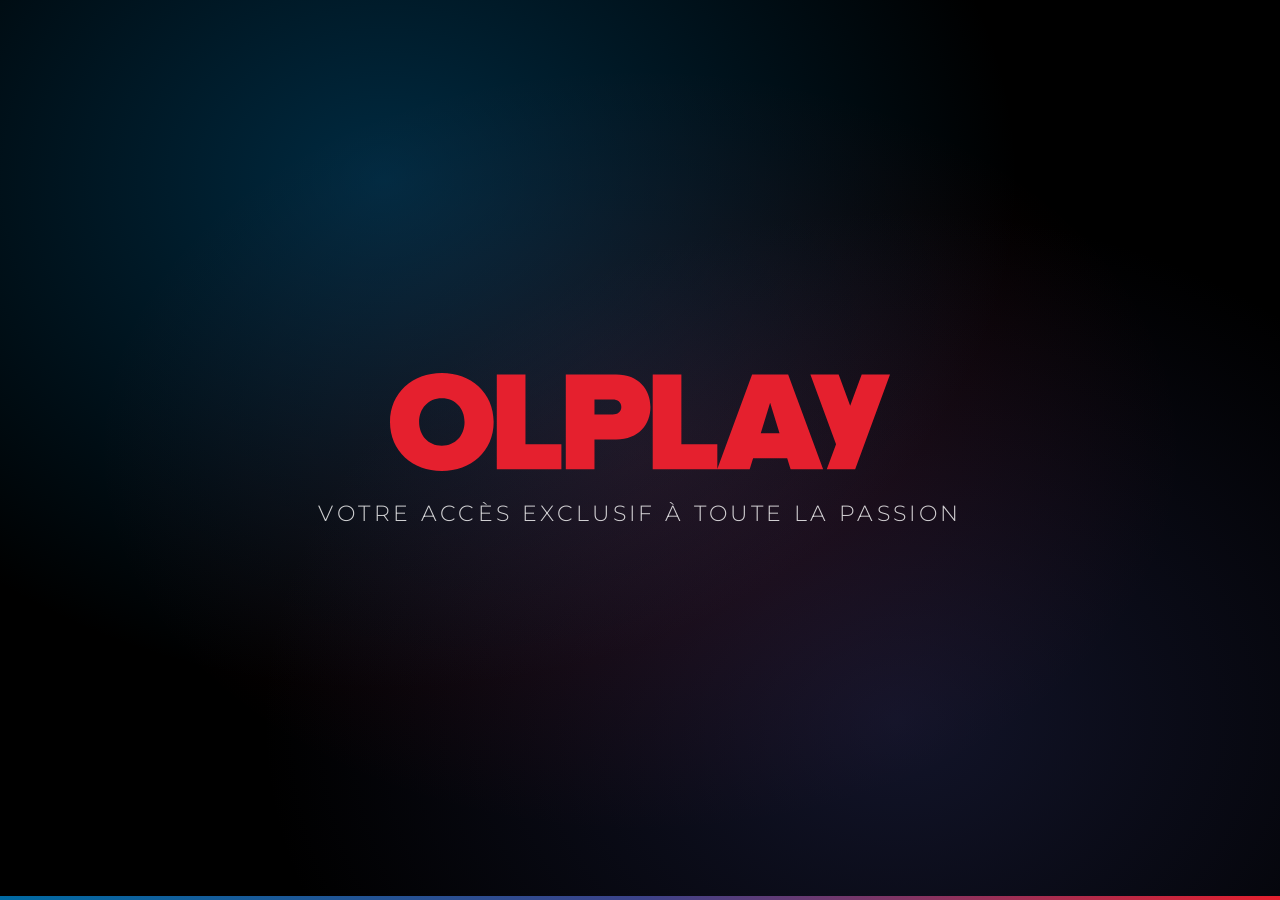
<file: Index.html>
<!DOCTYPE html>
<html lang="fr">
<head>
    <meta charset="UTF-8">
    <meta name="viewport" content="width=device-width, initial-scale=1.0">
    <title>OLPLAY - Votre accès exclusif à l'Olympique Lyonnais</title>
    <link rel="preconnect" href="https://fonts.googleapis.com">
    <link rel="preconnect" href="https://fonts.gstatic.com" crossorigin>
    <link href="https://fonts.googleapis.com/css2?family=Oswald:wght@400;500;600;700&family=Montserrat:wght@300;400;500;600;700&display=swap" rel="stylesheet">
    <link rel="stylesheet" href="css/variables.css">
    <link rel="stylesheet" href="css/splash.css">
</head>
<body>
    <div class="background" id="particles"></div>

    <div class="container">
        <div class="logo-container">
            <div class="olplay-logo">
                <svg viewBox="0 0 4395.89 861.47" xmlns="http://www.w3.org/2000/svg">
                    <path class="logo-path" fill="#E5202E" fill-rule="evenodd" d="m455.69,0C198.49,0,0,174.79,0,430.73s198.49,430.74,455.69,430.74,455.69-174.79,455.69-430.74S712.88,0,455.69,0Zm0,639.22c-121.12,0-199.75-92.4-199.75-208.49s78.63-208.48,199.75-208.48,199.75,92.39,199.75,208.48-78.63,208.49-199.75,208.49ZM4147.18,13.76l-101.31,274.92-101.35-274.92h-248.57l225.63,612-81.39,220.68h249.6L4395.89,13.76h-248.71Zm-3208.34-.06h252.17v613.07h315.9v219.67h-568.07V13.7Zm1051.15,0h-444.44v832.74h252.17v-262.16h192.27c194.78,0,299.62-129.85,299.62-284.66S2184.77,13.7,1989.99,13.7Zm-32.43,350.84h-159.84v-131.11h159.84c42.43,0,76.18,21.24,76.18,66.18s-33.69,64.93-76.18,64.93Zm920.11,478.44L3183.51,13.7h317.09l307.23,832.74h-285.9l-29.98-97.36h-299.63l-29.98,97.36h-852.67V13.7h252.17v613.01h315.83v216.28Zm464.42-582.08l-82.4,268.44h164.8l-82.4-268.44Z"/>
                </svg>
            </div>
        </div>
        <p class="tagline">Votre accès exclusif à toute la passion</p>
    </div>

    <div class="loading-bar"></div>

    <script src="js/config.js"></script>
    <script src="js/splash.js"></script>
    <script src="js/cursor.js"></script>
</body>
</html>
</file>
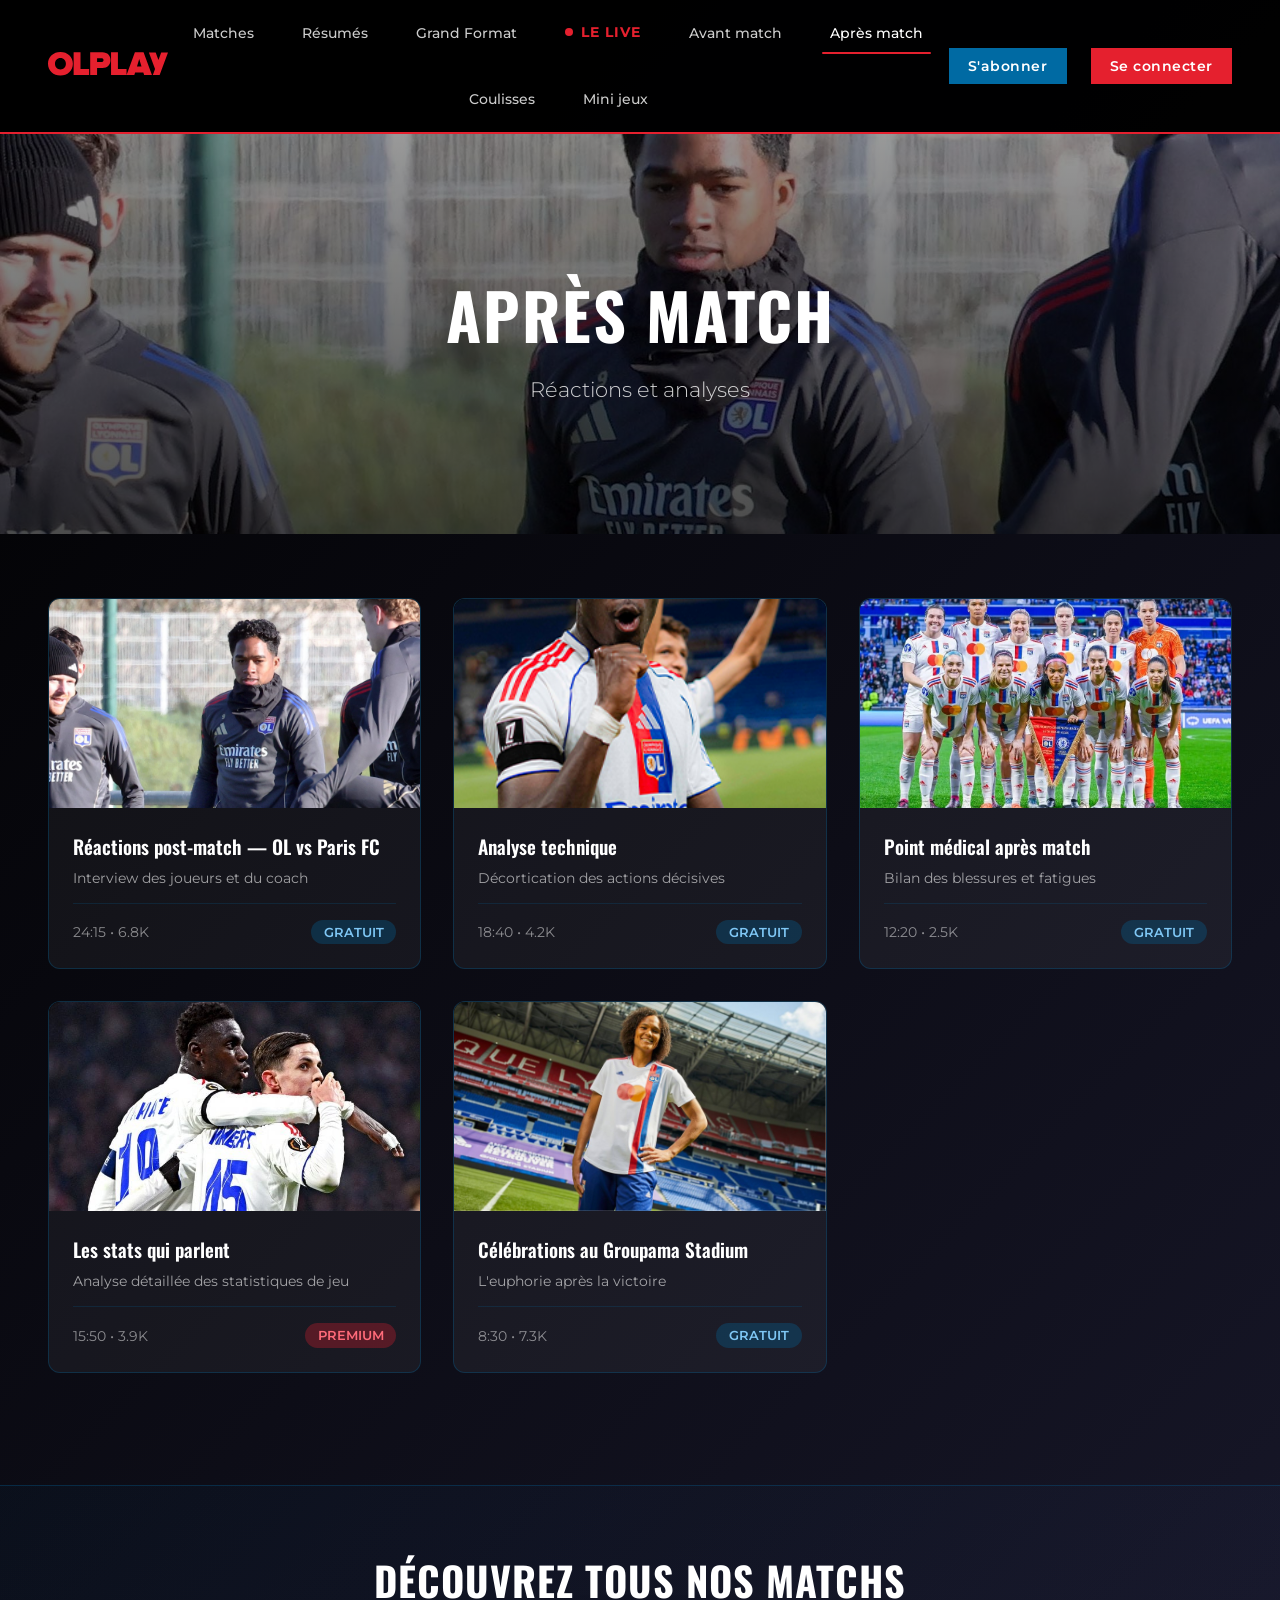
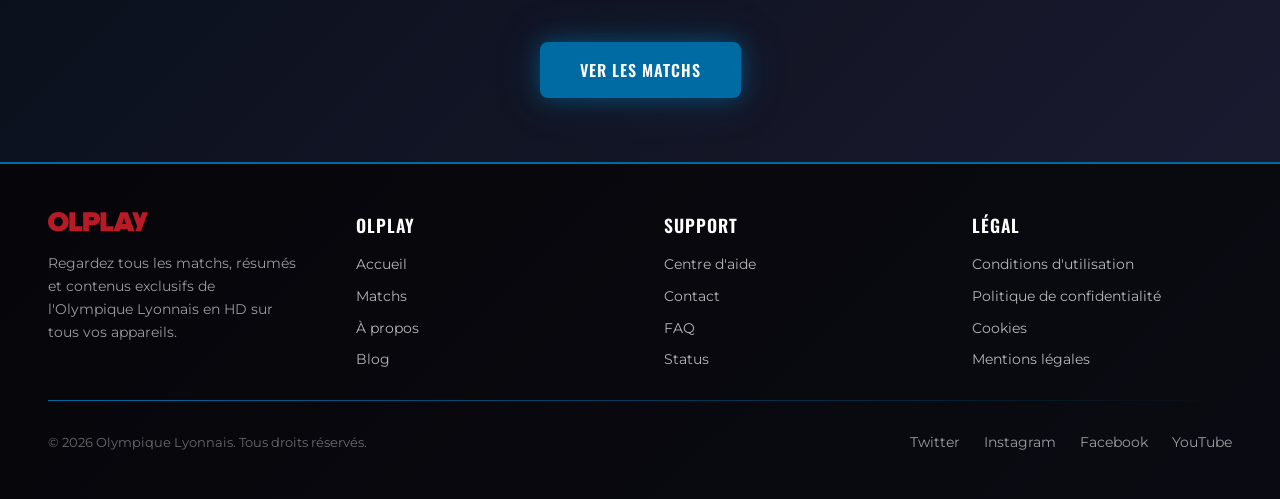
<file: apres.html>
<!DOCTYPE html>
<html lang="fr">
<head>
    <meta charset="UTF-8">
    <meta name="viewport" content="width=device-width, initial-scale=1.0">
    <title>Après match - OLPLAY</title>
    <link rel="preconnect" href="https://fonts.googleapis.com">
    <link rel="preconnect" href="https://fonts.gstatic.com" crossorigin>
    <link href="https://fonts.googleapis.com/css2?family=Oswald:wght@400;500;600;700&family=Montserrat:wght@300;400;500;600;700&display=swap" rel="stylesheet">
    <link rel="stylesheet" href="css/variables.css">
    <link rel="stylesheet" href="css/common.css">
    <link rel="stylesheet" href="css/category.css">
</head>
<body>
    <nav class="navbar">
        <a href="main.html" class="nav-logo">
            <svg viewBox="0 0 4395.89 861.47" xmlns="http://www.w3.org/2000/svg">
                <path class="logo-path" fill="#E5202E" fill-rule="evenodd" d="m455.69,0C198.49,0,0,174.79,0,430.73s198.49,430.74,455.69,430.74,455.69-174.79,455.69-430.74S712.88,0,455.69,0Zm0,639.22c-121.12,0-199.75-92.4-199.75-208.49s78.63-208.48,199.75-208.48,199.75,92.39,199.75,208.48-78.63,208.49-199.75,208.49ZM4147.18,13.76l-101.31,274.92-101.35-274.92h-248.57l225.63,612-81.39,220.68h249.6L4395.89,13.76h-248.71Zm-3208.34-.06h252.17v613.07h315.9v219.67h-568.07V13.7Zm1051.15,0h-444.44v832.74h252.17v-262.16h192.27c194.78,0,299.62-129.85,299.62-284.66S2184.77,13.7,1989.99,13.7Zm-32.43,350.84h-159.84v-131.11h159.84c42.43,0,76.18,21.24,76.18,66.18s-33.69,64.93-76.18,64.93Zm920.11,478.44L3183.51,13.7h317.09l307.23,832.74h-285.9l-29.98-97.36h-299.63l-29.98,97.36h-852.67V13.7h252.17v613.01h315.83v216.28Zm464.42-582.08l-82.4,268.44h164.8l-82.4-268.44Z"/>
            </svg>
        </a>
        <button class="hamburger" aria-label="Menu">
            <span></span><span></span><span></span>
        </button>
        <div class="nav-menu">
            <ul class="nav-sections">
                <li class="nav-item"><a href="matchs.html">Matches</a></li>
                <li class="nav-item"><a href="resumes.html">Résumés</a></li>
                <li class="nav-item"><a href="grandformat.html">Grand Format</a></li>
                <li class="nav-item nav-live-item"><a href="player.html" class="nav-live-link">LE LIVE</a></li>
                <li class="nav-item"><a href="avantmatch.html">Avant match</a></li>
                <li class="nav-item"><a href="apres.html">Après match</a></li>
                <li class="nav-item"><a href="coulisses.html">Coulisses</a></li>
                <li class="nav-item"><a href="minijeux.html">Mini jeux</a></li>
            </ul>
            <div class="nav-right">
                <button class="nav-subscribe">S'abonner</button>
                <button class="nav-signin">Se connecter</button>
            </div>
        </div>
    </nav>

    <!-- Hero Section -->
    <div class="category-hero">
        <div class="hero-content">
            <h1>Après match</h1>
            <p>Réactions et analyses</p>
        </div>
        <div class="hero-background">
            <img src="images/Endrick.jpg" alt="Après match" class="hero-img">
            <div class="hero-overlay"></div>
        </div>
    </div>

    <!-- Content Section -->
    <div class="content-wrapper">
        <div class="category-grid" id="contentGrid">
            <!-- Videos will be rendered here by JavaScript -->
        </div>
    </div>

    <!-- CTA Section -->
    <div class="cta-section">
        <h2>Découvrez tous nos matchs</h2>
        <a href="matchs.html" class="btn-primary">VER LES MATCHS</a>
    </div>

    <!-- ── Footer ─────────────────────────────────────────────── -->
    <footer>
        <div class="footer-wrapper">
            <div class="footer-grid">
                <!-- Logo & Description -->
                <div class="footer-col footer-logo-section">
                    <div class="footer-logo">
                        <svg viewBox="0 0 4395.89 861.47" xmlns="http://www.w3.org/2000/svg">
                            <path fill="#E5202E" fill-rule="evenodd" d="m455.69,0C198.49,0,0,174.79,0,430.73s198.49,430.74,455.69,430.74,455.69-174.79,455.69-430.74S712.88,0,455.69,0Zm0,639.22c-121.12,0-199.75-92.4-199.75-208.49s78.63-208.48,199.75-208.48,199.75,92.39,199.75,208.48-78.63,208.49-199.75,208.49ZM4147.18,13.76l-101.31,274.92-101.35-274.92h-248.57l225.63,612-81.39,220.68h249.6L4395.89,13.76h-248.71Zm-3208.34-.06h252.17v613.07h315.9v219.67h-568.07V13.7Zm1051.15,0h-444.44v832.74h252.17v-262.16h192.27c194.78,0,299.62-129.85,299.62-284.66S2184.77,13.7,1989.99,13.7Zm-32.43,350.84h-159.84v-131.11h159.84c42.43,0,76.18,21.24,76.18,66.18s-33.69,64.93-76.18,64.93Zm920.11,478.44L3183.51,13.7h317.09l307.23,832.74h-285.9l-29.98-97.36h-299.63l-29.98,97.36h-852.67V13.7h252.17v613.01h315.83v216.28Zm464.42-582.08l-82.4,268.44h164.8l-82.4-268.44Z"/>
                        </svg>
                    </div>
                    <p class="footer-desc">Regardez tous les matchs, résumés et contenus exclusifs de l'Olympique Lyonnais en HD sur tous vos appareils.</p>
                </div>

                <!-- OLPLAY Links -->
                <div class="footer-col">
                    <h4>OLPLAY</h4>
                    <ul>
                        <li><a href="main.html">Accueil</a></li>
                        <li><a href="matchs.html">Matchs</a></li>
                        <li><a href="#">À propos</a></li>
                        <li><a href="#">Blog</a></li>
                    </ul>
                </div>

                <!-- Support Links -->
                <div class="footer-col">
                    <h4>Support</h4>
                    <ul>
                        <li><a href="#">Centre d'aide</a></li>
                        <li><a href="#">Contact</a></li>
                        <li><a href="#">FAQ</a></li>
                        <li><a href="#">Status</a></li>
                    </ul>
                </div>

                <!-- Legal Links -->
                <div class="footer-col">
                    <h4>Légal</h4>
                    <ul>
                        <li><a href="#">Conditions d'utilisation</a></li>
                        <li><a href="#">Politique de confidentialité</a></li>
                        <li><a href="#">Cookies</a></li>
                        <li><a href="#">Mentions légales</a></li>
                    </ul>
                </div>
            </div>

            <div class="footer-divider"></div>

            <div class="footer-bottom">
                <div class="footer-copy">© 2026 Olympique Lyonnais. Tous droits réservés.</div>
                <div class="footer-socials">
                    <a href="#" class="footer-social-link">Twitter</a>
                    <a href="#" class="footer-social-link">Instagram</a>
                    <a href="#" class="footer-social-link">Facebook</a>
                    <a href="#" class="footer-social-link">YouTube</a>
                </div>
            </div>
        </div>
    </footer>

    <script src="js/config.js"></script>
    <script src="js/components/navbar.js"></script>
    <script src="js/category.js"></script>
    <script src="js/cursor.js"></script>
</body>
</html>
</file>
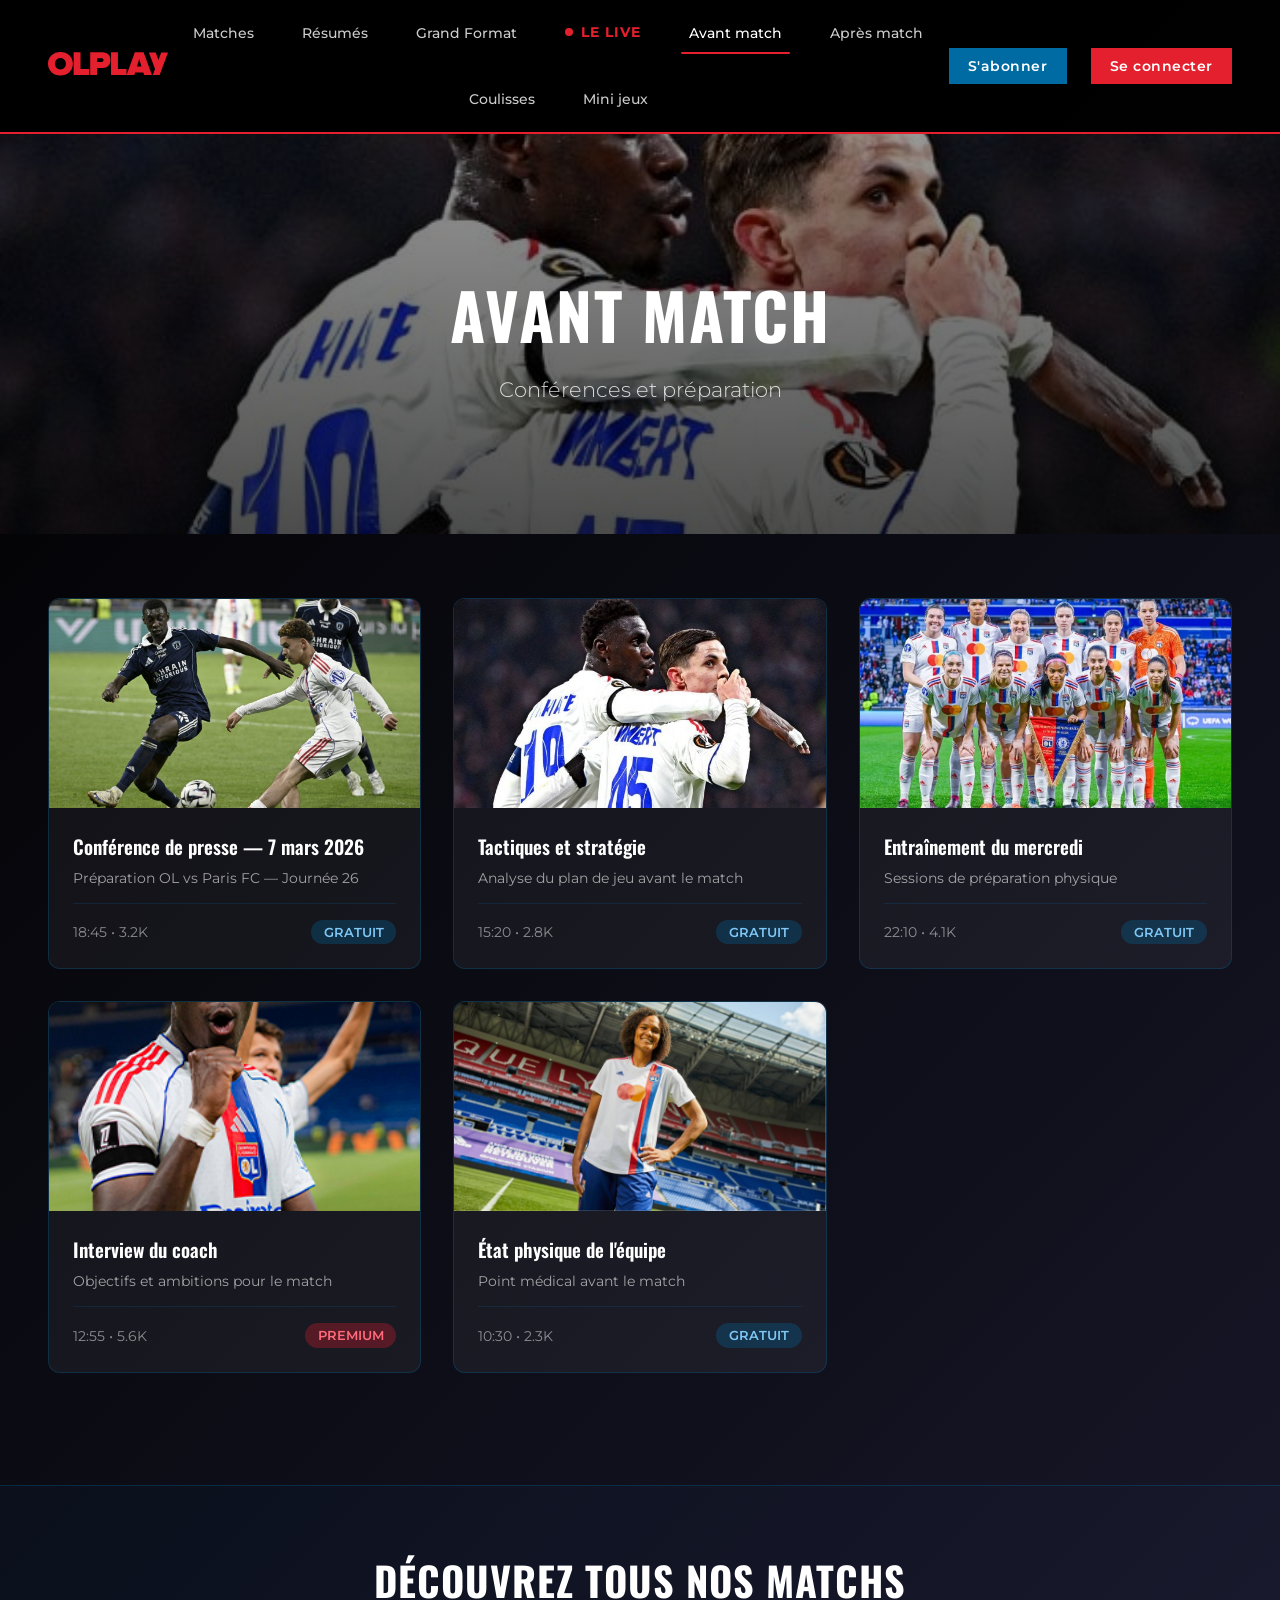
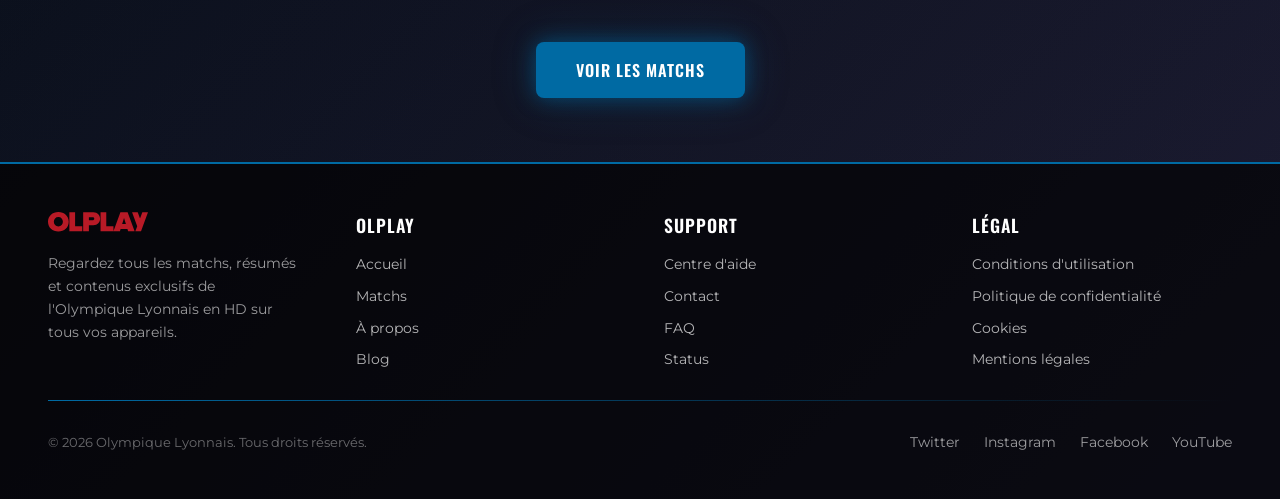
<file: avantmatch.html>
<!DOCTYPE html>
<html lang="fr">
<head>
    <meta charset="UTF-8">
    <meta name="viewport" content="width=device-width, initial-scale=1.0">
    <title>Avant match - OLPLAY</title>
    <link rel="preconnect" href="https://fonts.googleapis.com">
    <link rel="preconnect" href="https://fonts.gstatic.com" crossorigin>
    <link href="https://fonts.googleapis.com/css2?family=Oswald:wght@400;500;600;700&family=Montserrat:wght@300;400;500;600;700&display=swap" rel="stylesheet">
    <link rel="stylesheet" href="css/variables.css">
    <link rel="stylesheet" href="css/common.css">
    <link rel="stylesheet" href="css/category.css">
</head>
<body>
    <nav class="navbar">
        <a href="main.html" class="nav-logo">
            <svg viewBox="0 0 4395.89 861.47" xmlns="http://www.w3.org/2000/svg">
                <path class="logo-path" fill="#E5202E" fill-rule="evenodd" d="m455.69,0C198.49,0,0,174.79,0,430.73s198.49,430.74,455.69,430.74,455.69-174.79,455.69-430.74S712.88,0,455.69,0Zm0,639.22c-121.12,0-199.75-92.4-199.75-208.49s78.63-208.48,199.75-208.48,199.75,92.39,199.75,208.48-78.63,208.49-199.75,208.49ZM4147.18,13.76l-101.31,274.92-101.35-274.92h-248.57l225.63,612-81.39,220.68h249.6L4395.89,13.76h-248.71Zm-3208.34-.06h252.17v613.07h315.9v219.67h-568.07V13.7Zm1051.15,0h-444.44v832.74h252.17v-262.16h192.27c194.78,0,299.62-129.85,299.62-284.66S2184.77,13.7,1989.99,13.7Zm-32.43,350.84h-159.84v-131.11h159.84c42.43,0,76.18,21.24,76.18,66.18s-33.69,64.93-76.18,64.93Zm920.11,478.44L3183.51,13.7h317.09l307.23,832.74h-285.9l-29.98-97.36h-299.63l-29.98,97.36h-852.67V13.7h252.17v613.01h315.83v216.28Zm464.42-582.08l-82.4,268.44h164.8l-82.4-268.44Z"/>
            </svg>
        </a>
        <button class="hamburger" aria-label="Menu">
            <span></span><span></span><span></span>
        </button>
        <div class="nav-menu">
            <ul class="nav-sections">
                <li class="nav-item"><a href="matchs.html">Matches</a></li>
                <li class="nav-item"><a href="resumes.html">Résumés</a></li>
                <li class="nav-item"><a href="grandformat.html">Grand Format</a></li>
                <li class="nav-item nav-live-item"><a href="player.html" class="nav-live-link">LE LIVE</a></li>
                <li class="nav-item"><a href="avantmatch.html">Avant match</a></li>
                <li class="nav-item"><a href="apres.html">Après match</a></li>
                <li class="nav-item"><a href="coulisses.html">Coulisses</a></li>
                <li class="nav-item"><a href="minijeux.html">Mini jeux</a></li>
            </ul>
            <div class="nav-right">
                <button class="nav-subscribe">S'abonner</button>
                <button class="nav-signin">Se connecter</button>
            </div>
        </div>
    </nav>

    <!-- Hero Section -->
    <div class="category-hero">
        <div class="hero-content">
            <h1>Avant match</h1>
            <p>Conférences et préparation</p>
        </div>
        <div class="hero-background">
            <img src="images/Joueurs.jpg" alt="Avant match" class="hero-img">
            <div class="hero-overlay"></div>
        </div>
    </div>

    <!-- Content Section -->
    <div class="content-wrapper">
        <div class="category-grid" id="contentGrid">
            <!-- Videos will be rendered here by JavaScript -->
        </div>
    </div>

    <!-- CTA Section -->
    <div class="cta-section">
        <h2>Découvrez tous nos matchs</h2>
        <a href="matchs.html" class="btn-primary">VOIR LES MATCHS</a>
    </div>

    <!-- ── Footer ─────────────────────────────────────────────── -->
    <footer>
        <div class="footer-wrapper">
            <div class="footer-grid">
                <!-- Logo & Description -->
                <div class="footer-col footer-logo-section">
                    <div class="footer-logo">
                        <svg viewBox="0 0 4395.89 861.47" xmlns="http://www.w3.org/2000/svg">
                            <path fill="#E5202E" fill-rule="evenodd" d="m455.69,0C198.49,0,0,174.79,0,430.73s198.49,430.74,455.69,430.74,455.69-174.79,455.69-430.74S712.88,0,455.69,0Zm0,639.22c-121.12,0-199.75-92.4-199.75-208.49s78.63-208.48,199.75-208.48,199.75,92.39,199.75,208.48-78.63,208.49-199.75,208.49ZM4147.18,13.76l-101.31,274.92-101.35-274.92h-248.57l225.63,612-81.39,220.68h249.6L4395.89,13.76h-248.71Zm-3208.34-.06h252.17v613.07h315.9v219.67h-568.07V13.7Zm1051.15,0h-444.44v832.74h252.17v-262.16h192.27c194.78,0,299.62-129.85,299.62-284.66S2184.77,13.7,1989.99,13.7Zm-32.43,350.84h-159.84v-131.11h159.84c42.43,0,76.18,21.24,76.18,66.18s-33.69,64.93-76.18,64.93Zm920.11,478.44L3183.51,13.7h317.09l307.23,832.74h-285.9l-29.98-97.36h-299.63l-29.98,97.36h-852.67V13.7h252.17v613.01h315.83v216.28Zm464.42-582.08l-82.4,268.44h164.8l-82.4-268.44Z"/>
                        </svg>
                    </div>
                    <p class="footer-desc">Regardez tous les matchs, résumés et contenus exclusifs de l'Olympique Lyonnais en HD sur tous vos appareils.</p>
                </div>

                <!-- OLPLAY Links -->
                <div class="footer-col">
                    <h4>OLPLAY</h4>
                    <ul>
                        <li><a href="main.html">Accueil</a></li>
                        <li><a href="matchs.html">Matchs</a></li>
                        <li><a href="#">À propos</a></li>
                        <li><a href="#">Blog</a></li>
                    </ul>
                </div>

                <!-- Support Links -->
                <div class="footer-col">
                    <h4>Support</h4>
                    <ul>
                        <li><a href="#">Centre d'aide</a></li>
                        <li><a href="#">Contact</a></li>
                        <li><a href="#">FAQ</a></li>
                        <li><a href="#">Status</a></li>
                    </ul>
                </div>

                <!-- Legal Links -->
                <div class="footer-col">
                    <h4>Légal</h4>
                    <ul>
                        <li><a href="#">Conditions d'utilisation</a></li>
                        <li><a href="#">Politique de confidentialité</a></li>
                        <li><a href="#">Cookies</a></li>
                        <li><a href="#">Mentions légales</a></li>
                    </ul>
                </div>
            </div>

            <div class="footer-divider"></div>

            <div class="footer-bottom">
                <div class="footer-copy">© 2026 Olympique Lyonnais. Tous droits réservés.</div>
                <div class="footer-socials">
                    <a href="#" class="footer-social-link">Twitter</a>
                    <a href="#" class="footer-social-link">Instagram</a>
                    <a href="#" class="footer-social-link">Facebook</a>
                    <a href="#" class="footer-social-link">YouTube</a>
                </div>
            </div>
        </div>
    </footer>

    <script src="js/config.js"></script>
    <script src="js/components/navbar.js"></script>
    <script src="js/category.js"></script>
    <script src="js/cursor.js"></script>
</body>
</html>
</file>
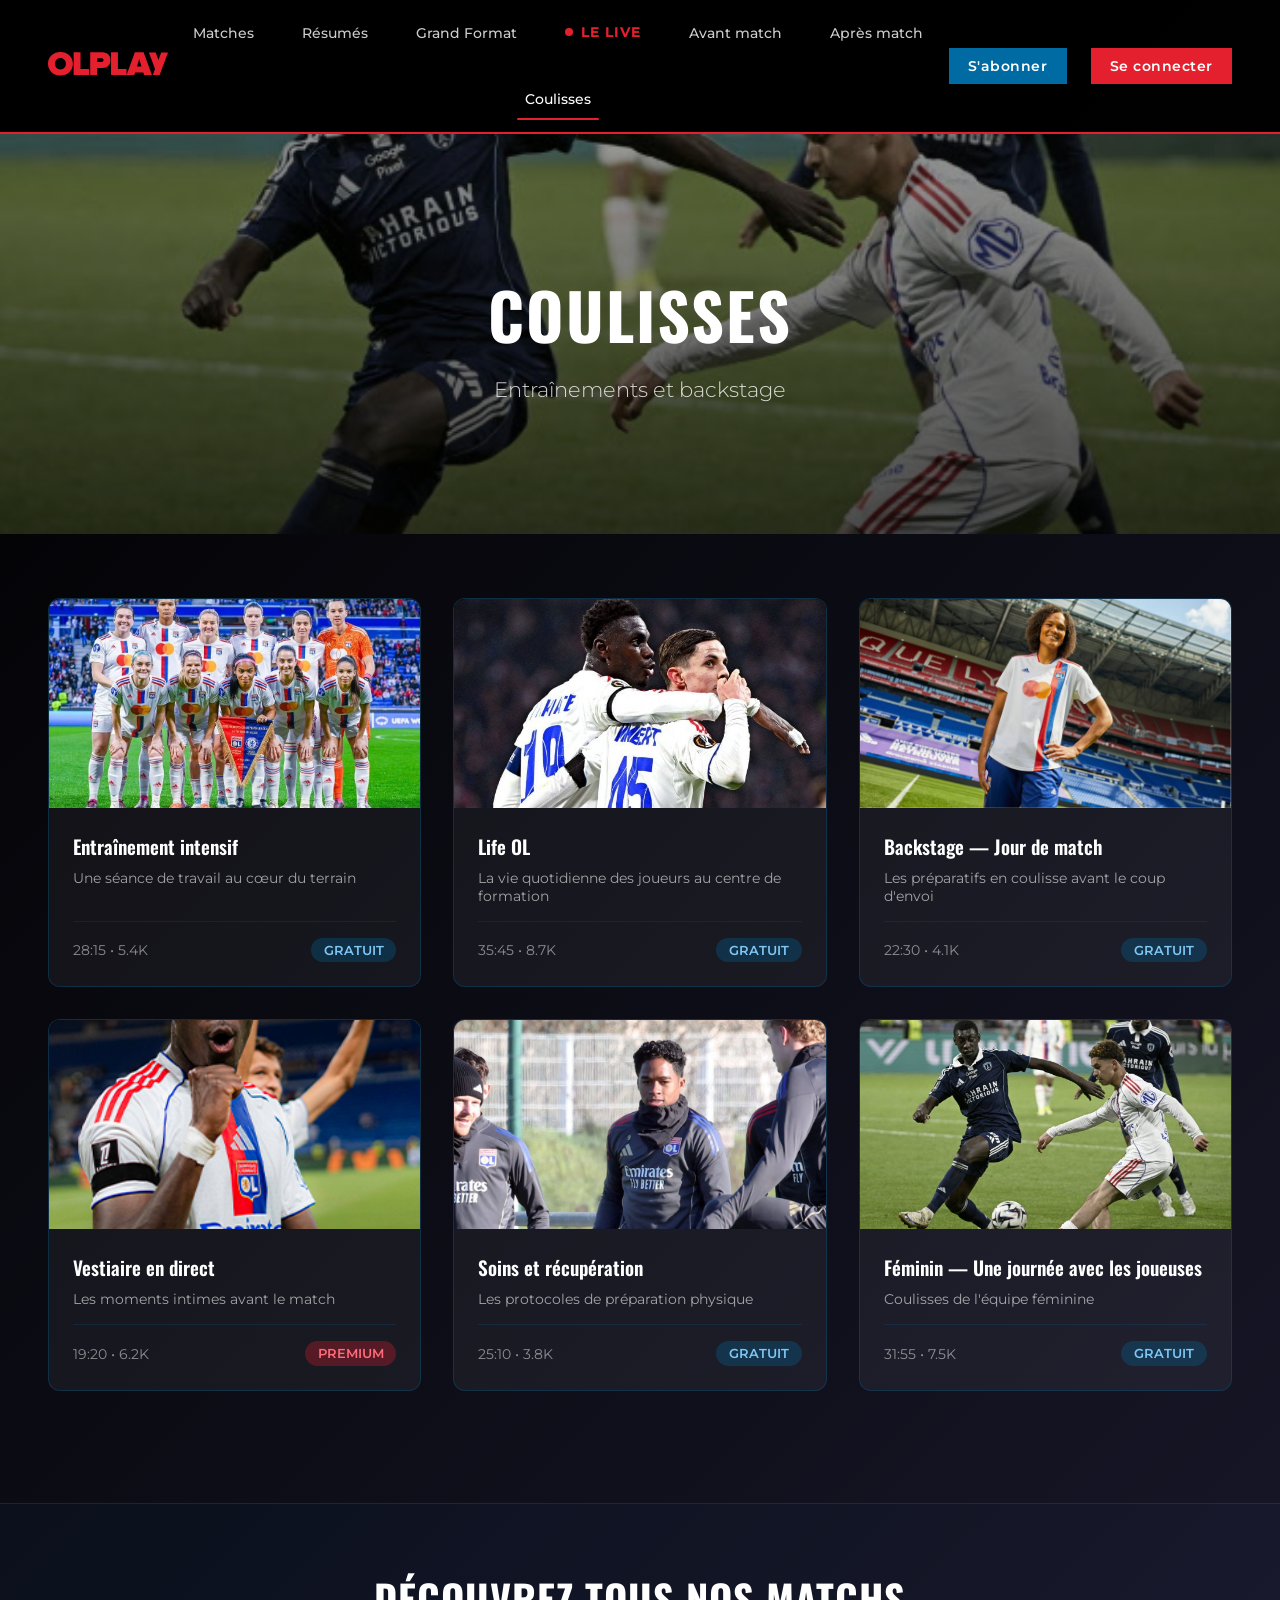
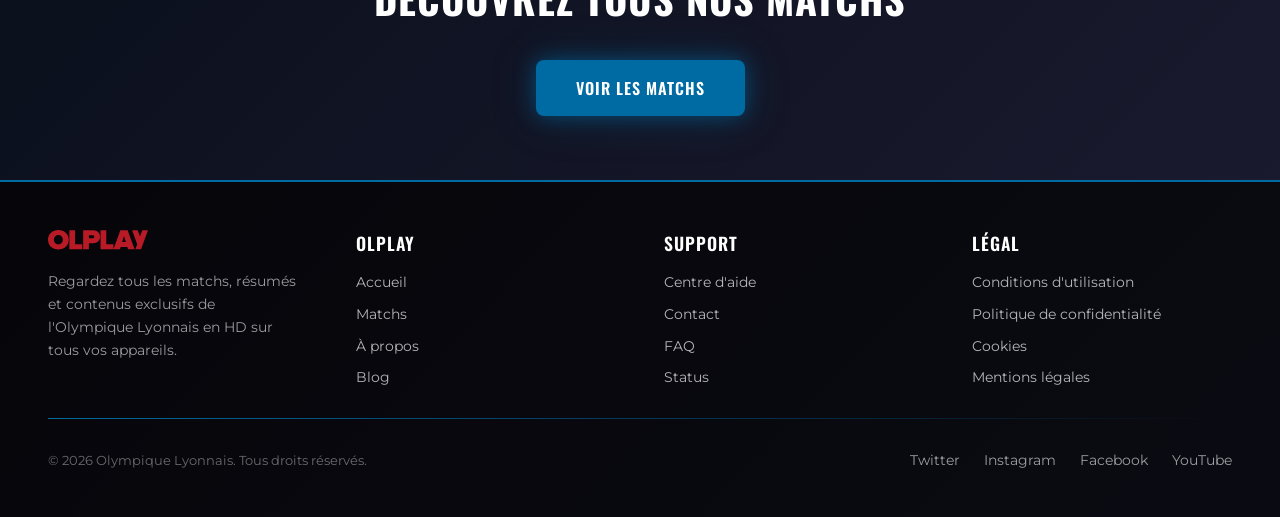
<file: coulisses.html>
<!DOCTYPE html>
<html lang="fr">
<head>
    <meta charset="UTF-8">
    <meta name="viewport" content="width=device-width, initial-scale=1.0">
    <title>Coulisses - OLPLAY</title>
    <link rel="preconnect" href="https://fonts.googleapis.com">
    <link rel="preconnect" href="https://fonts.gstatic.com" crossorigin>
    <link href="https://fonts.googleapis.com/css2?family=Oswald:wght@400;500;600;700&family=Montserrat:wght@300;400;500;600;700&display=swap" rel="stylesheet">
    <link rel="stylesheet" href="css/variables.css">
    <link rel="stylesheet" href="css/common.css">
    <link rel="stylesheet" href="css/category.css">
</head>
<body>
    <nav class="navbar">
        <a href="main.html" class="nav-logo">
            <svg viewBox="0 0 4395.89 861.47" xmlns="http://www.w3.org/2000/svg">
                <path class="logo-path" fill="#E5202E" fill-rule="evenodd" d="m455.69,0C198.49,0,0,174.79,0,430.73s198.49,430.74,455.69,430.74,455.69-174.79,455.69-430.74S712.88,0,455.69,0Zm0,639.22c-121.12,0-199.75-92.4-199.75-208.49s78.63-208.48,199.75-208.48,199.75,92.39,199.75,208.48-78.63,208.49-199.75,208.49ZM4147.18,13.76l-101.31,274.92-101.35-274.92h-248.57l225.63,612-81.39,220.68h249.6L4395.89,13.76h-248.71Zm-3208.34-.06h252.17v613.07h315.9v219.67h-568.07V13.7Zm1051.15,0h-444.44v832.74h252.17v-262.16h192.27c194.78,0,299.62-129.85,299.62-284.66S2184.77,13.7,1989.99,13.7Zm-32.43,350.84h-159.84v-131.11h159.84c42.43,0,76.18,21.24,76.18,66.18s-33.69,64.93-76.18,64.93Zm920.11,478.44L3183.51,13.7h317.09l307.23,832.74h-285.9l-29.98-97.36h-299.63l-29.98,97.36h-852.67V13.7h252.17v613.01h315.83v216.28Zm464.42-582.08l-82.4,268.44h164.8l-82.4-268.44Z"/>
            </svg>
        </a>
        <button class="hamburger" aria-label="Menu">
            <span></span><span></span><span></span>
        </button>
        <div class="nav-menu">
            <ul class="nav-sections">
                <li class="nav-item"><a href="matchs.html">Matches</a></li>
                <li class="nav-item"><a href="resumes.html">Résumés</a></li>
                <li class="nav-item"><a href="grandformat.html">Grand Format</a></li>
                <li class="nav-item nav-live-item"><a href="player.html" class="nav-live-link">LE LIVE</a></li>
                <li class="nav-item"><a href="avantmatch.html">Avant match</a></li>
                <li class="nav-item"><a href="apres.html">Après match</a></li>
                <li class="nav-item"><a href="coulisses.html">Coulisses</a></li>
            </ul>
            <div class="nav-right">
                <button class="nav-subscribe">S'abonner</button>
                <button class="nav-signin">Se connecter</button>
            </div>
        </div>
    </nav>

    <!-- Hero Section -->
    <div class="category-hero">
        <div class="hero-content">
            <h1>Coulisses</h1>
            <p>Entraînements et backstage</p>
        </div>
        <div class="hero-background">
            <img src="images/Hamdani.jpg" alt="Coulisses" class="hero-img">
            <div class="hero-overlay"></div>
        </div>
    </div>

    <!-- Content Section -->
    <div class="content-wrapper">
        <div class="category-grid" id="contentGrid">
            <!-- Videos will be rendered here by JavaScript -->
        </div>
    </div>

    <!-- CTA Section -->
    <div class="cta-section">
        <h2>Découvrez tous nos matchs</h2>
        <a href="matchs.html" class="btn-primary">VOIR LES MATCHS</a>
    </div>

    <!-- ── Footer ─────────────────────────────────────────────── -->
    <footer>
        <div class="footer-wrapper">
            <div class="footer-grid">
                <!-- Logo & Description -->
                <div class="footer-col footer-logo-section">
                    <div class="footer-logo">
                        <svg viewBox="0 0 4395.89 861.47" xmlns="http://www.w3.org/2000/svg">
                            <path fill="#E5202E" fill-rule="evenodd" d="m455.69,0C198.49,0,0,174.79,0,430.73s198.49,430.74,455.69,430.74,455.69-174.79,455.69-430.74S712.88,0,455.69,0Zm0,639.22c-121.12,0-199.75-92.4-199.75-208.49s78.63-208.48,199.75-208.48,199.75,92.39,199.75,208.48-78.63,208.49-199.75,208.49ZM4147.18,13.76l-101.31,274.92-101.35-274.92h-248.57l225.63,612-81.39,220.68h249.6L4395.89,13.76h-248.71Zm-3208.34-.06h252.17v613.07h315.9v219.67h-568.07V13.7Zm1051.15,0h-444.44v832.74h252.17v-262.16h192.27c194.78,0,299.62-129.85,299.62-284.66S2184.77,13.7,1989.99,13.7Zm-32.43,350.84h-159.84v-131.11h159.84c42.43,0,76.18,21.24,76.18,66.18s-33.69,64.93-76.18,64.93Zm920.11,478.44L3183.51,13.7h317.09l307.23,832.74h-285.9l-29.98-97.36h-299.63l-29.98,97.36h-852.67V13.7h252.17v613.01h315.83v216.28Zm464.42-582.08l-82.4,268.44h164.8l-82.4-268.44Z"/>
                        </svg>
                    </div>
                    <p class="footer-desc">Regardez tous les matchs, résumés et contenus exclusifs de l'Olympique Lyonnais en HD sur tous vos appareils.</p>
                </div>

                <!-- OLPLAY Links -->
                <div class="footer-col">
                    <h4>OLPLAY</h4>
                    <ul>
                        <li><a href="main.html">Accueil</a></li>
                        <li><a href="matchs.html">Matchs</a></li>
                        <li><a href="#">À propos</a></li>
                        <li><a href="#">Blog</a></li>
                    </ul>
                </div>

                <!-- Support Links -->
                <div class="footer-col">
                    <h4>Support</h4>
                    <ul>
                        <li><a href="#">Centre d'aide</a></li>
                        <li><a href="#">Contact</a></li>
                        <li><a href="#">FAQ</a></li>
                        <li><a href="#">Status</a></li>
                    </ul>
                </div>

                <!-- Legal Links -->
                <div class="footer-col">
                    <h4>Légal</h4>
                    <ul>
                        <li><a href="#">Conditions d'utilisation</a></li>
                        <li><a href="#">Politique de confidentialité</a></li>
                        <li><a href="#">Cookies</a></li>
                        <li><a href="#">Mentions légales</a></li>
                    </ul>
                </div>
            </div>

            <div class="footer-divider"></div>

            <div class="footer-bottom">
                <div class="footer-copy">© 2026 Olympique Lyonnais. Tous droits réservés.</div>
                <div class="footer-socials">
                    <a href="#" class="footer-social-link">Twitter</a>
                    <a href="#" class="footer-social-link">Instagram</a>
                    <a href="#" class="footer-social-link">Facebook</a>
                    <a href="#" class="footer-social-link">YouTube</a>
                </div>
            </div>
        </div>
    </footer>

    <script src="js/config.js"></script>
    <script src="js/components/navbar.js"></script>
    <script src="js/category.js"></script>
    <script src="js/cursor.js"></script>
</body>
</html>
</file>
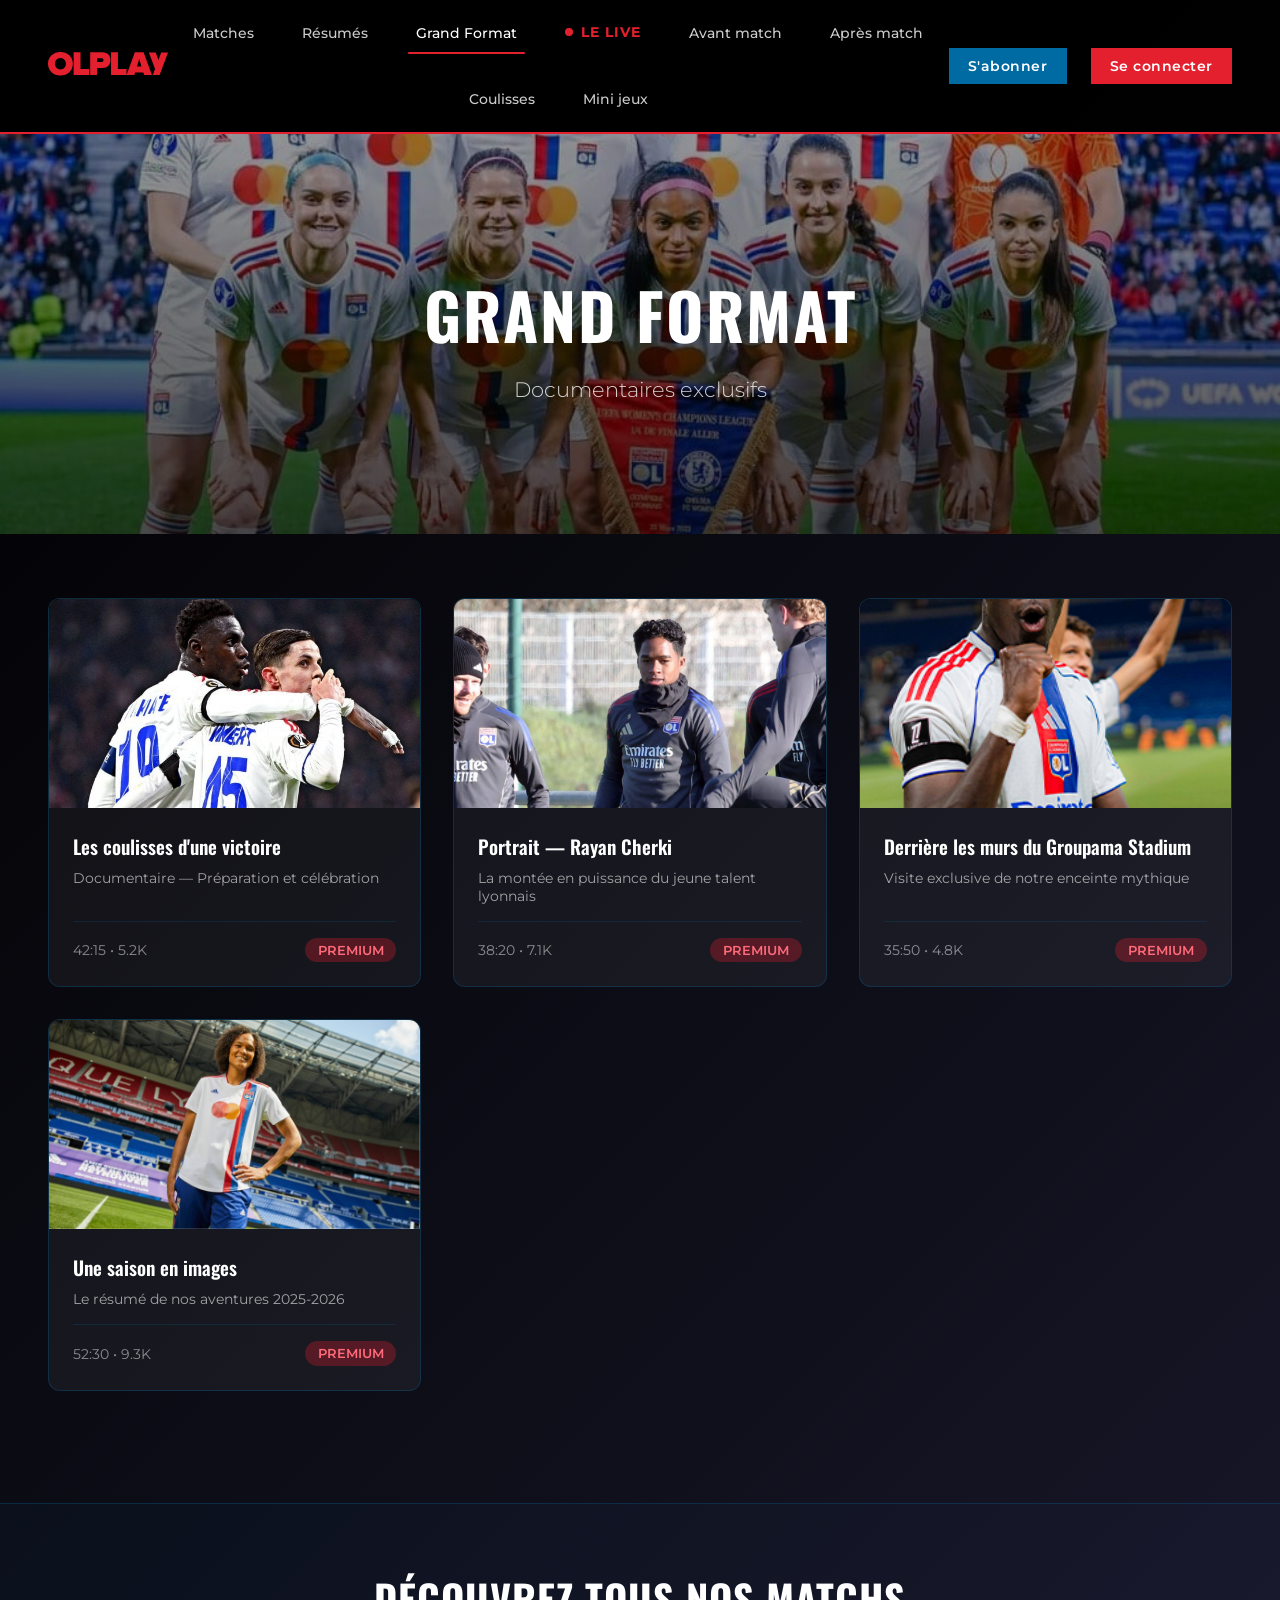
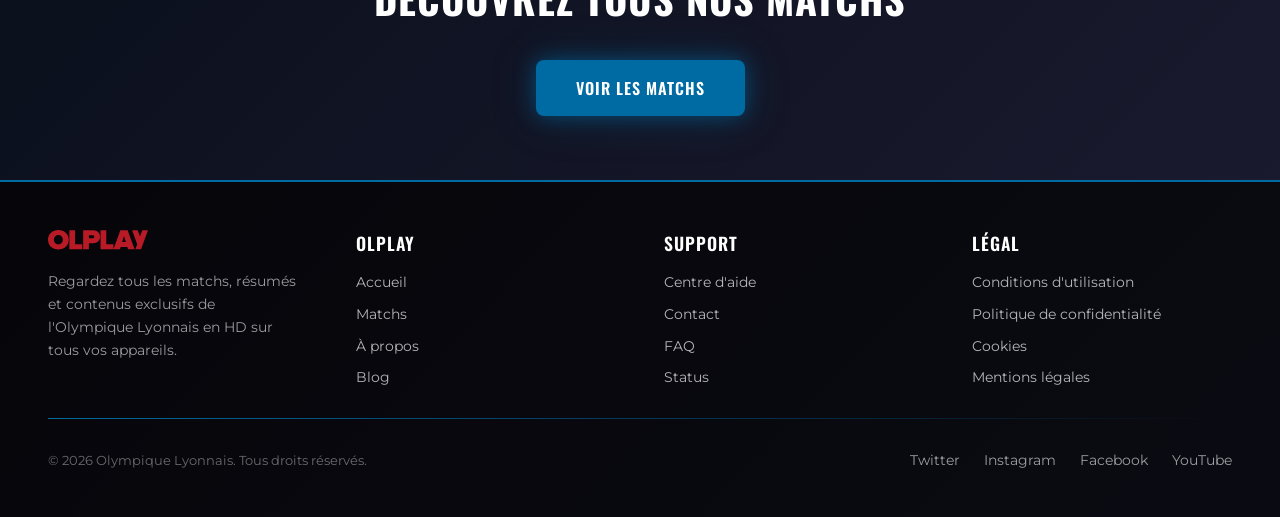
<file: grandformat.html>
<!DOCTYPE html>
<html lang="fr">
<head>
    <meta charset="UTF-8">
    <meta name="viewport" content="width=device-width, initial-scale=1.0">
    <title>Grand Format - OLPLAY</title>
    <link rel="preconnect" href="https://fonts.googleapis.com">
    <link rel="preconnect" href="https://fonts.gstatic.com" crossorigin>
    <link href="https://fonts.googleapis.com/css2?family=Oswald:wght@400;500;600;700&family=Montserrat:wght@300;400;500;600;700&display=swap" rel="stylesheet">
    <link rel="stylesheet" href="css/variables.css">
    <link rel="stylesheet" href="css/common.css">
    <link rel="stylesheet" href="css/category.css">
</head>
<body>
    <nav class="navbar">
        <a href="main.html" class="nav-logo">
            <svg viewBox="0 0 4395.89 861.47" xmlns="http://www.w3.org/2000/svg">
                <path class="logo-path" fill="#E5202E" fill-rule="evenodd" d="m455.69,0C198.49,0,0,174.79,0,430.73s198.49,430.74,455.69,430.74,455.69-174.79,455.69-430.74S712.88,0,455.69,0Zm0,639.22c-121.12,0-199.75-92.4-199.75-208.49s78.63-208.48,199.75-208.48,199.75,92.39,199.75,208.48-78.63,208.49-199.75,208.49ZM4147.18,13.76l-101.31,274.92-101.35-274.92h-248.57l225.63,612-81.39,220.68h249.6L4395.89,13.76h-248.71Zm-3208.34-.06h252.17v613.07h315.9v219.67h-568.07V13.7Zm1051.15,0h-444.44v832.74h252.17v-262.16h192.27c194.78,0,299.62-129.85,299.62-284.66S2184.77,13.7,1989.99,13.7Zm-32.43,350.84h-159.84v-131.11h159.84c42.43,0,76.18,21.24,76.18,66.18s-33.69,64.93-76.18,64.93Zm920.11,478.44L3183.51,13.7h317.09l307.23,832.74h-285.9l-29.98-97.36h-299.63l-29.98,97.36h-852.67V13.7h252.17v613.01h315.83v216.28Zm464.42-582.08l-82.4,268.44h164.8l-82.4-268.44Z"/>
            </svg>
        </a>
        <button class="hamburger" aria-label="Menu">
            <span></span><span></span><span></span>
        </button>
        <div class="nav-menu">
            <ul class="nav-sections">
                <li class="nav-item"><a href="matchs.html">Matches</a></li>
                <li class="nav-item"><a href="resumes.html">Résumés</a></li>
                <li class="nav-item"><a href="grandformat.html">Grand Format</a></li>
                <li class="nav-item nav-live-item"><a href="player.html" class="nav-live-link">LE LIVE</a></li>
                <li class="nav-item"><a href="avantmatch.html">Avant match</a></li>
                <li class="nav-item"><a href="apres.html">Après match</a></li>
                <li class="nav-item"><a href="coulisses.html">Coulisses</a></li>
                <li class="nav-item"><a href="minijeux.html">Mini jeux</a></li>
            </ul>
            <div class="nav-right">
                <button class="nav-subscribe">S'abonner</button>
                <button class="nav-signin">Se connecter</button>
            </div>
        </div>
    </nav>

    <!-- Hero Section -->
    <div class="category-hero">
        <div class="hero-content">
            <h1>Grand Format</h1>
            <p>Documentaires exclusifs</p>
        </div>
        <div class="hero-background">
            <img src="images/OL-feminin.jpg" alt="Grand Format" class="hero-img">
            <div class="hero-overlay"></div>
        </div>
    </div>

    <!-- Content Section -->
    <div class="content-wrapper">
        <div class="category-grid" id="contentGrid">
            <!-- Videos will be rendered here by JavaScript -->
        </div>
    </div>

    <!-- CTA Section -->
    <div class="cta-section">
        <h2>Découvrez tous nos matchs</h2>
        <a href="matchs.html" class="btn-primary">VOIR LES MATCHS</a>
    </div>

    <!-- ── Footer ─────────────────────────────────────────────── -->
    <footer>
        <div class="footer-wrapper">
            <div class="footer-grid">
                <!-- Logo & Description -->
                <div class="footer-col footer-logo-section">
                    <div class="footer-logo">
                        <svg viewBox="0 0 4395.89 861.47" xmlns="http://www.w3.org/2000/svg">
                            <path fill="#E5202E" fill-rule="evenodd" d="m455.69,0C198.49,0,0,174.79,0,430.73s198.49,430.74,455.69,430.74,455.69-174.79,455.69-430.74S712.88,0,455.69,0Zm0,639.22c-121.12,0-199.75-92.4-199.75-208.49s78.63-208.48,199.75-208.48,199.75,92.39,199.75,208.48-78.63,208.49-199.75,208.49ZM4147.18,13.76l-101.31,274.92-101.35-274.92h-248.57l225.63,612-81.39,220.68h249.6L4395.89,13.76h-248.71Zm-3208.34-.06h252.17v613.07h315.9v219.67h-568.07V13.7Zm1051.15,0h-444.44v832.74h252.17v-262.16h192.27c194.78,0,299.62-129.85,299.62-284.66S2184.77,13.7,1989.99,13.7Zm-32.43,350.84h-159.84v-131.11h159.84c42.43,0,76.18,21.24,76.18,66.18s-33.69,64.93-76.18,64.93Zm920.11,478.44L3183.51,13.7h317.09l307.23,832.74h-285.9l-29.98-97.36h-299.63l-29.98,97.36h-852.67V13.7h252.17v613.01h315.83v216.28Zm464.42-582.08l-82.4,268.44h164.8l-82.4-268.44Z"/>
                        </svg>
                    </div>
                    <p class="footer-desc">Regardez tous les matchs, résumés et contenus exclusifs de l'Olympique Lyonnais en HD sur tous vos appareils.</p>
                </div>

                <!-- OLPLAY Links -->
                <div class="footer-col">
                    <h4>OLPLAY</h4>
                    <ul>
                        <li><a href="main.html">Accueil</a></li>
                        <li><a href="matchs.html">Matchs</a></li>
                        <li><a href="#">À propos</a></li>
                        <li><a href="#">Blog</a></li>
                    </ul>
                </div>

                <!-- Support Links -->
                <div class="footer-col">
                    <h4>Support</h4>
                    <ul>
                        <li><a href="#">Centre d'aide</a></li>
                        <li><a href="#">Contact</a></li>
                        <li><a href="#">FAQ</a></li>
                        <li><a href="#">Status</a></li>
                    </ul>
                </div>

                <!-- Legal Links -->
                <div class="footer-col">
                    <h4>Légal</h4>
                    <ul>
                        <li><a href="#">Conditions d'utilisation</a></li>
                        <li><a href="#">Politique de confidentialité</a></li>
                        <li><a href="#">Cookies</a></li>
                        <li><a href="#">Mentions légales</a></li>
                    </ul>
                </div>
            </div>

            <div class="footer-divider"></div>

            <div class="footer-bottom">
                <div class="footer-copy">© 2026 Olympique Lyonnais. Tous droits réservés.</div>
                <div class="footer-socials">
                    <a href="#" class="footer-social-link">Twitter</a>
                    <a href="#" class="footer-social-link">Instagram</a>
                    <a href="#" class="footer-social-link">Facebook</a>
                    <a href="#" class="footer-social-link">YouTube</a>
                </div>
            </div>
        </div>
    </footer>

    <script src="js/config.js"></script>
    <script src="js/components/navbar.js"></script>
    <script src="js/category.js"></script>
    <script src="js/cursor.js"></script>
</body>
</html>
</file>
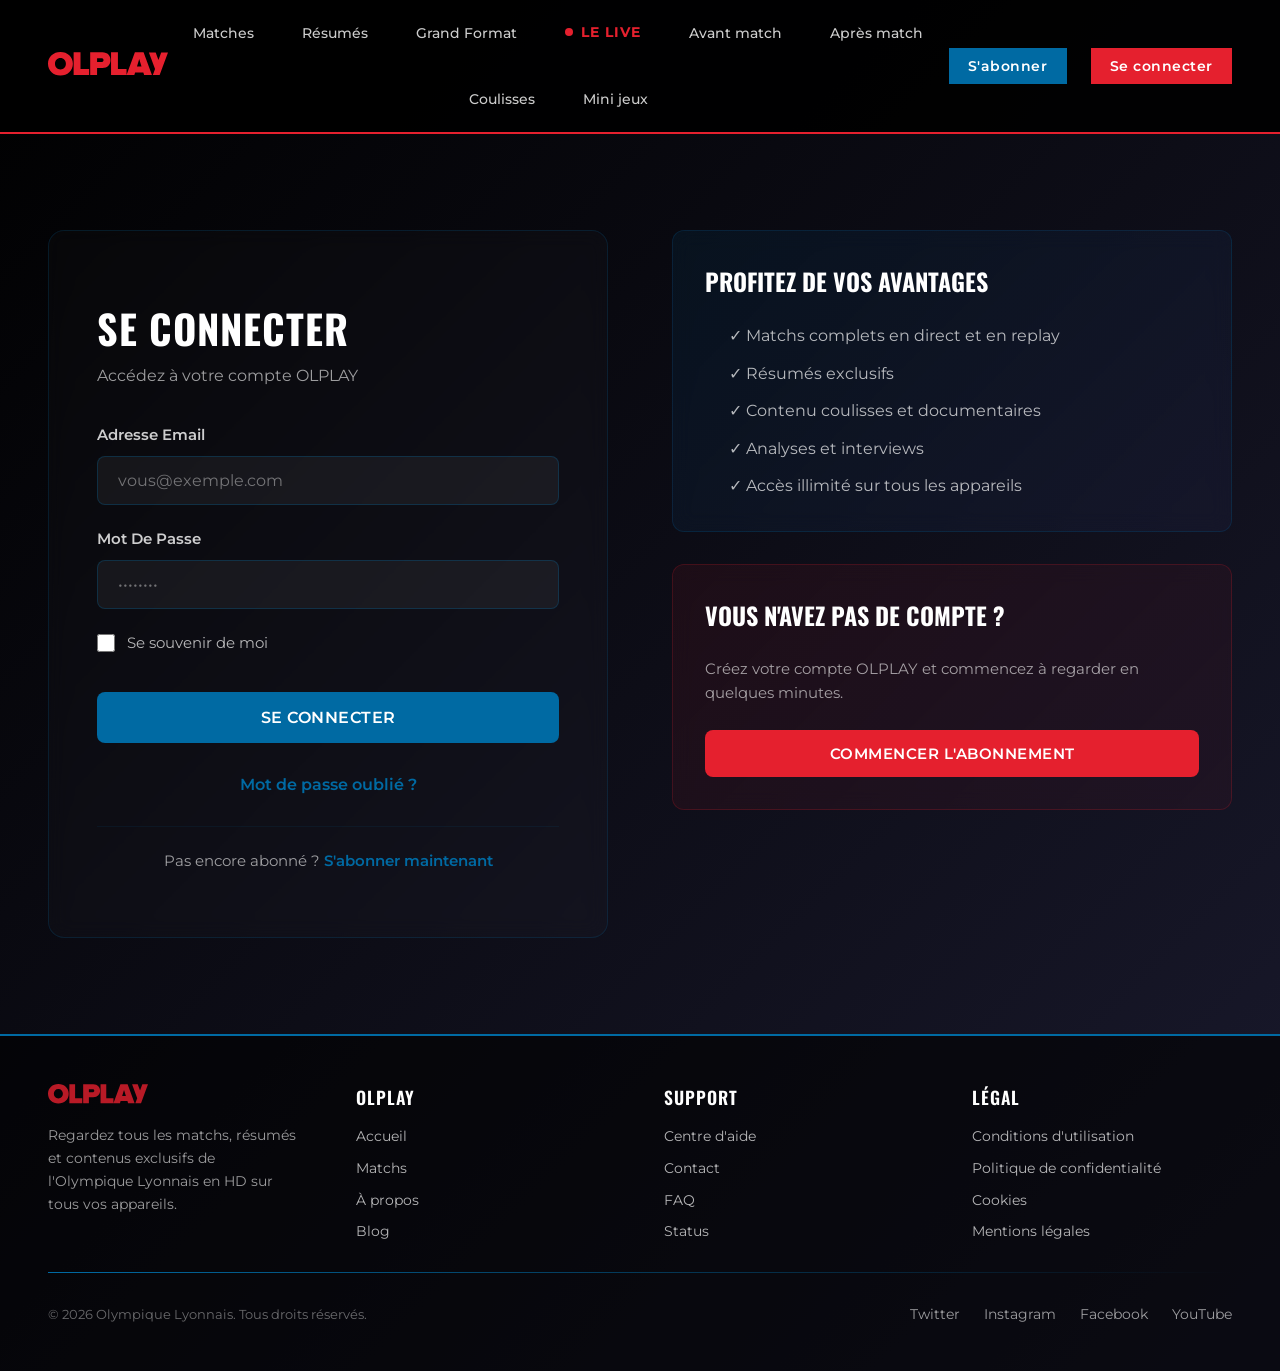
<file: login.html>
<!DOCTYPE html>
<html lang="fr">
<head>
    <meta charset="UTF-8">
    <meta name="viewport" content="width=device-width, initial-scale=1.0">
    <title>Se connecter — OLPLAY</title>
    <link rel="preconnect" href="https://fonts.googleapis.com">
    <link rel="preconnect" href="https://fonts.gstatic.com" crossorigin>
    <link href="https://fonts.googleapis.com/css2?family=Oswald:wght@400;500;600;700&family=Montserrat:wght@300;400;500;600;700&display=swap" rel="stylesheet">
    <link rel="stylesheet" href="css/variables.css">
    <link rel="stylesheet" href="css/common.css">
    <link rel="stylesheet" href="css/login.css">
</head>
<body>

    <!-- ── Navbar ─────────────────────────────────────────────── -->
    <nav class="navbar">
        <a href="main.html" class="nav-logo" aria-label="Accueil OLPLAY">
            <svg viewBox="0 0 4395.89 861.47" xmlns="http://www.w3.org/2000/svg">
                <path fill="#E5202E" fill-rule="evenodd" d="m455.69,0C198.49,0,0,174.79,0,430.73s198.49,430.74,455.69,430.74,455.69-174.79,455.69-430.74S712.88,0,455.69,0Zm0,639.22c-121.12,0-199.75-92.4-199.75-208.49s78.63-208.48,199.75-208.48,199.75,92.39,199.75,208.48-78.63,208.49-199.75,208.49ZM4147.18,13.76l-101.31,274.92-101.35-274.92h-248.57l225.63,612-81.39,220.68h249.6L4395.89,13.76h-248.71Zm-3208.34-.06h252.17v613.07h315.9v219.67h-568.07V13.7Zm1051.15,0h-444.44v832.74h252.17v-262.16h192.27c194.78,0,299.62-129.85,299.62-284.66S2184.77,13.7,1989.99,13.7Zm-32.43,350.84h-159.84v-131.11h159.84c42.43,0,76.18,21.24,76.18,66.18s-33.69,64.93-76.18,64.93Zm920.11,478.44L3183.51,13.7h317.09l307.23,832.74h-285.9l-29.98-97.36h-299.63l-29.98,97.36h-852.67V13.7h252.17v613.01h315.83v216.28Zm464.42-582.08l-82.4,268.44h164.8l-82.4-268.44Z"/>
            </svg>
        </a>
        <button class="hamburger" aria-label="Menu">
            <span></span><span></span><span></span>
        </button>
        <div class="nav-menu">
            <ul class="nav-sections">
                <li class="nav-item"><a href="matchs.html">Matches</a></li>
                <li class="nav-item"><a href="resumes.html">Résumés</a></li>
                <li class="nav-item"><a href="grandformat.html">Grand Format</a></li>
                <li class="nav-item"><a href="player.html" class="nav-live-link">LE LIVE</a></li>
                <li class="nav-item"><a href="avantmatch.html">Avant match</a></li>
                <li class="nav-item"><a href="apres.html">Après match</a></li>
                <li class="nav-item"><a href="coulisses.html">Coulisses</a></li>
                <li class="nav-item"><a href="minijeux.html">Mini jeux</a></li>
            </ul>
            <div class="nav-right">
                <button class="nav-subscribe">S'abonner</button>
                <button class="nav-signin">Se connecter</button>
            </div>
        </div>
    </nav>

    <!-- ── Main Content ──────────────────────────────────────── -->
    <main class="login-container">
        
        <!-- Login Form -->
        <div class="login-box">
            <div class="login-header">
                <h1>Se connecter</h1>
                <p>Accédez à votre compte OLPLAY</p>
            </div>

            <form id="loginForm" class="login-form">
                <!-- Email Input -->
                <div class="form-group">
                    <label for="email" class="form-label">Adresse email</label>
                    <input 
                        type="email" 
                        id="email" 
                        name="email" 
                        class="form-input"
                        placeholder="vous@exemple.com"
                        required
                    >
                </div>

                <!-- Password Input -->
                <div class="form-group">
                    <label for="password" class="form-label">Mot de passe</label>
                    <input 
                        type="password" 
                        id="password" 
                        name="password" 
                        class="form-input"
                        placeholder="••••••••"
                        required
                    >
                </div>

                <!-- Remember Me -->
                <div class="form-group form-checkbox">
                    <input type="checkbox" id="remember" name="remember" class="checkbox-input">
                    <label for="remember" class="checkbox-label">Se souvenir de moi</label>
                </div>

                <!-- Submit Button -->
                <button type="submit" class="btn-login">Se connecter</button>
            </form>

            <!-- Forgot Password Link -->
            <div class="login-footer">
                <a href="#" class="link-secondary">Mot de passe oublié ?</a>
            </div>

            <!-- Sign Up Link -->
            <div class="login-signup">
                <p>Pas encore abonné ? 
                    <a href="subscribe.html" class="link-primary">S'abonner maintenant</a>
                </p>
            </div>
        </div>

        <!-- Info Panel -->
        <div class="login-info">
            <div class="info-card">
                <h3>Profitez de vos avantages</h3>
                <ul class="info-list">
                    <li>✓ Matchs complets en direct et en replay</li>
                    <li>✓ Résumés exclusifs</li>
                    <li>✓ Contenu coulisses et documentaires</li>
                    <li>✓ Analyses et interviews</li>
                    <li>✓ Accès illimité sur tous les appareils</li>
                </ul>
            </div>

            <div class="info-card info-card--secondary">
                <h3>Vous n'avez pas de compte ?</h3>
                <p>Créez votre compte OLPLAY et commencez à regarder en quelques minutes.</p>
                <a href="subscribe.html" class="btn-secondary">Commencer l'abonnement</a>
            </div>
        </div>

    </main>

    <!-- ── Footer ────────────────────────────────────────────── -->
    <footer>
        <div class="footer-wrapper">
            <div class="footer-grid">
                <!-- Logo & Description -->
                <div class="footer-col footer-logo-section">
                    <div class="footer-logo">
                        <svg viewBox="0 0 4395.89 861.47" xmlns="http://www.w3.org/2000/svg">
                            <path fill="#E5202E" fill-rule="evenodd" d="m455.69,0C198.49,0,0,174.79,0,430.73s198.49,430.74,455.69,430.74,455.69-174.79,455.69-430.74S712.88,0,455.69,0Zm0,639.22c-121.12,0-199.75-92.4-199.75-208.49s78.63-208.48,199.75-208.48,199.75,92.39,199.75,208.48-78.63,208.49-199.75,208.49ZM4147.18,13.76l-101.31,274.92-101.35-274.92h-248.57l225.63,612-81.39,220.68h249.6L4395.89,13.76h-248.71Zm-3208.34-.06h252.17v613.07h315.9v219.67h-568.07V13.7Zm1051.15,0h-444.44v832.74h252.17v-262.16h192.27c194.78,0,299.62-129.85,299.62-284.66S2184.77,13.7,1989.99,13.7Zm-32.43,350.84h-159.84v-131.11h159.84c42.43,0,76.18,21.24,76.18,66.18s-33.69,64.93-76.18,64.93Zm920.11,478.44L3183.51,13.7h317.09l307.23,832.74h-285.9l-29.98-97.36h-299.63l-29.98,97.36h-852.67V13.7h252.17v613.01h315.83v216.28Zm464.42-582.08l-82.4,268.44h164.8l-82.4-268.44Z"/>
                        </svg>
                    </div>
                    <p class="footer-desc">Regardez tous les matchs, résumés et contenus exclusifs de l'Olympique Lyonnais en HD sur tous vos appareils.</p>
                </div>

                <!-- OLPLAY Links -->
                <div class="footer-col">
                    <h4>OLPLAY</h4>
                    <ul>
                        <li><a href="main.html">Accueil</a></li>
                        <li><a href="matchs.html">Matchs</a></li>
                        <li><a href="#">À propos</a></li>
                        <li><a href="#">Blog</a></li>
                    </ul>
                </div>

                <!-- Support Links -->
                <div class="footer-col">
                    <h4>Support</h4>
                    <ul>
                        <li><a href="#">Centre d'aide</a></li>
                        <li><a href="#">Contact</a></li>
                        <li><a href="#">FAQ</a></li>
                        <li><a href="#">Status</a></li>
                    </ul>
                </div>

                <!-- Legal Links -->
                <div class="footer-col">
                    <h4>Légal</h4>
                    <ul>
                        <li><a href="#">Conditions d'utilisation</a></li>
                        <li><a href="#">Politique de confidentialité</a></li>
                        <li><a href="#">Cookies</a></li>
                        <li><a href="#">Mentions légales</a></li>
                    </ul>
                </div>
            </div>

            <div class="footer-divider"></div>

            <div class="footer-bottom">
                <div class="footer-copy">© 2026 Olympique Lyonnais. Tous droits réservés.</div>
                <div class="footer-socials">
                    <a href="#" class="footer-social-link">Twitter</a>
                    <a href="#" class="footer-social-link">Instagram</a>
                    <a href="#" class="footer-social-link">Facebook</a>
                    <a href="#" class="footer-social-link">YouTube</a>
                </div>
            </div>
        </div>
    </footer>

    <script src="js/config.js"></script>
    <script src="js/components/navbar.js"></script>
    <script src="js/login.js"></script>
    <script src="js/cursor.js"></script>
</body>
</html>
</file>
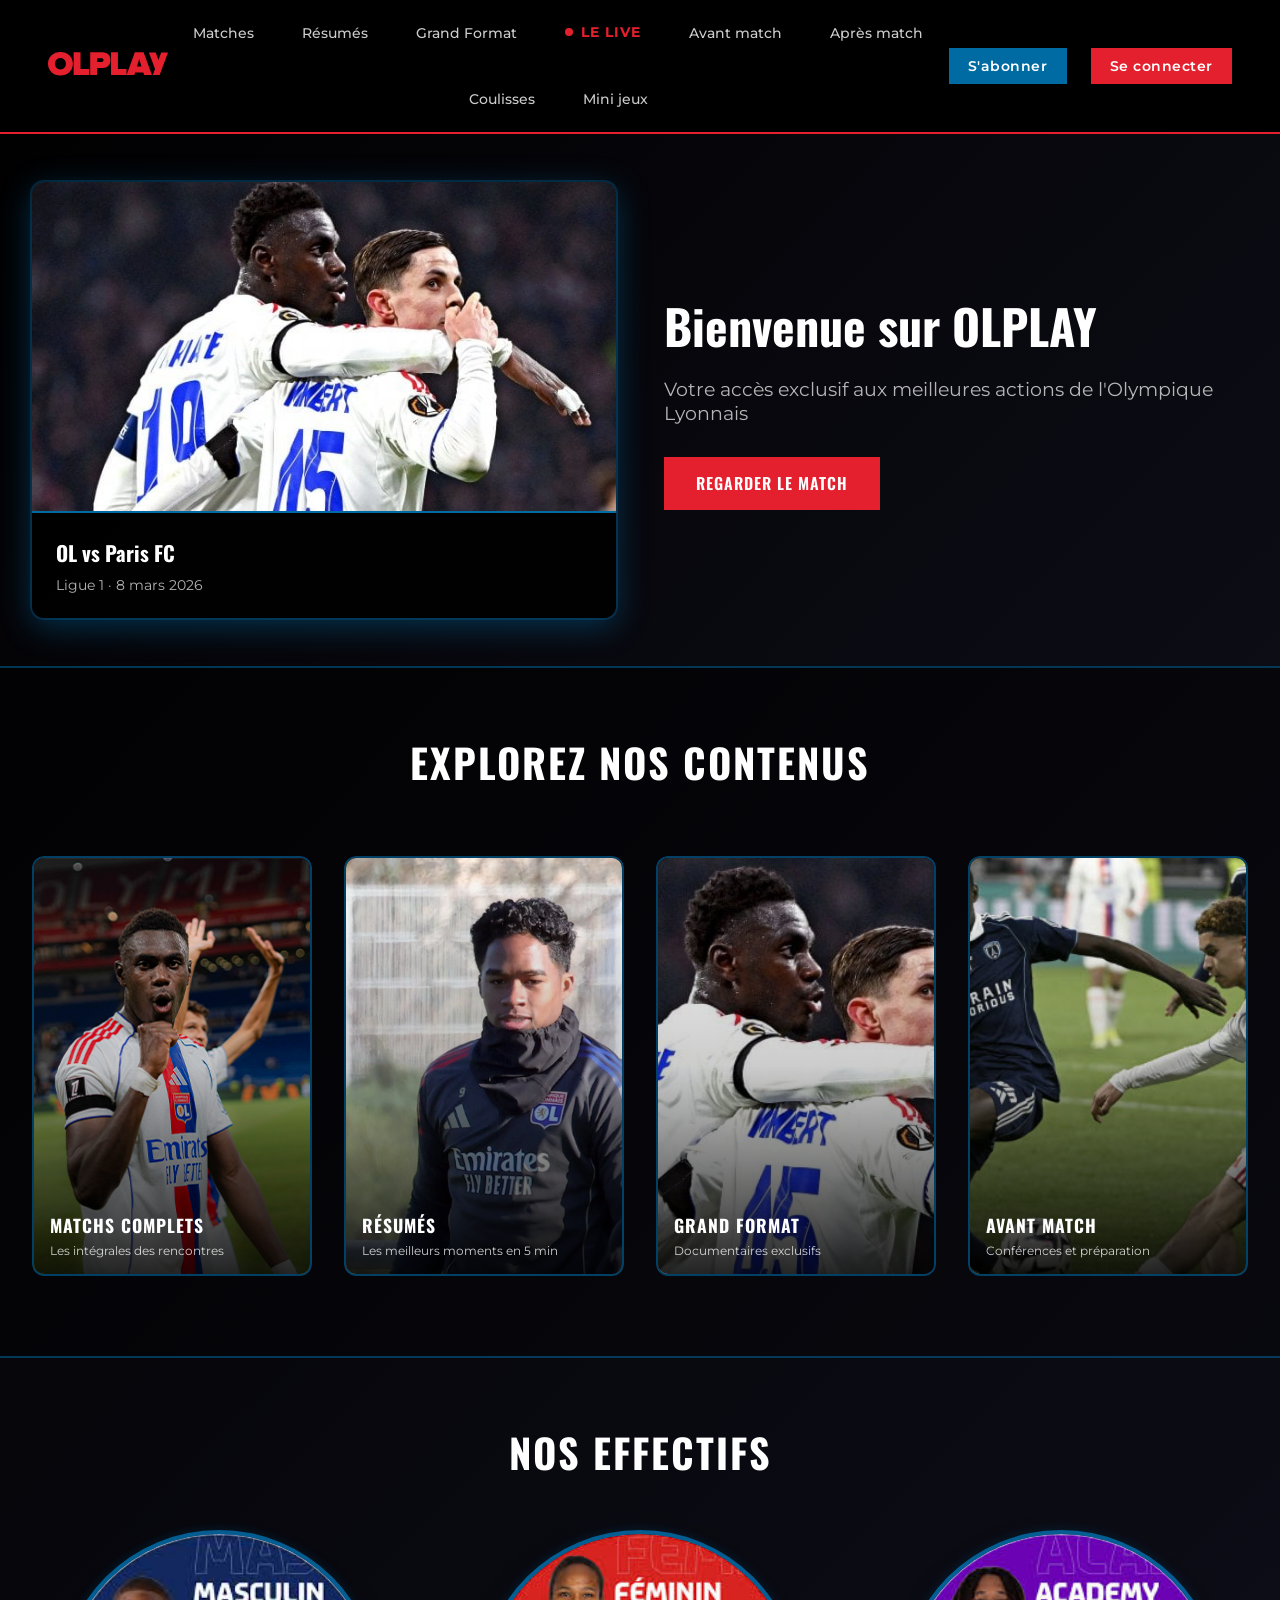
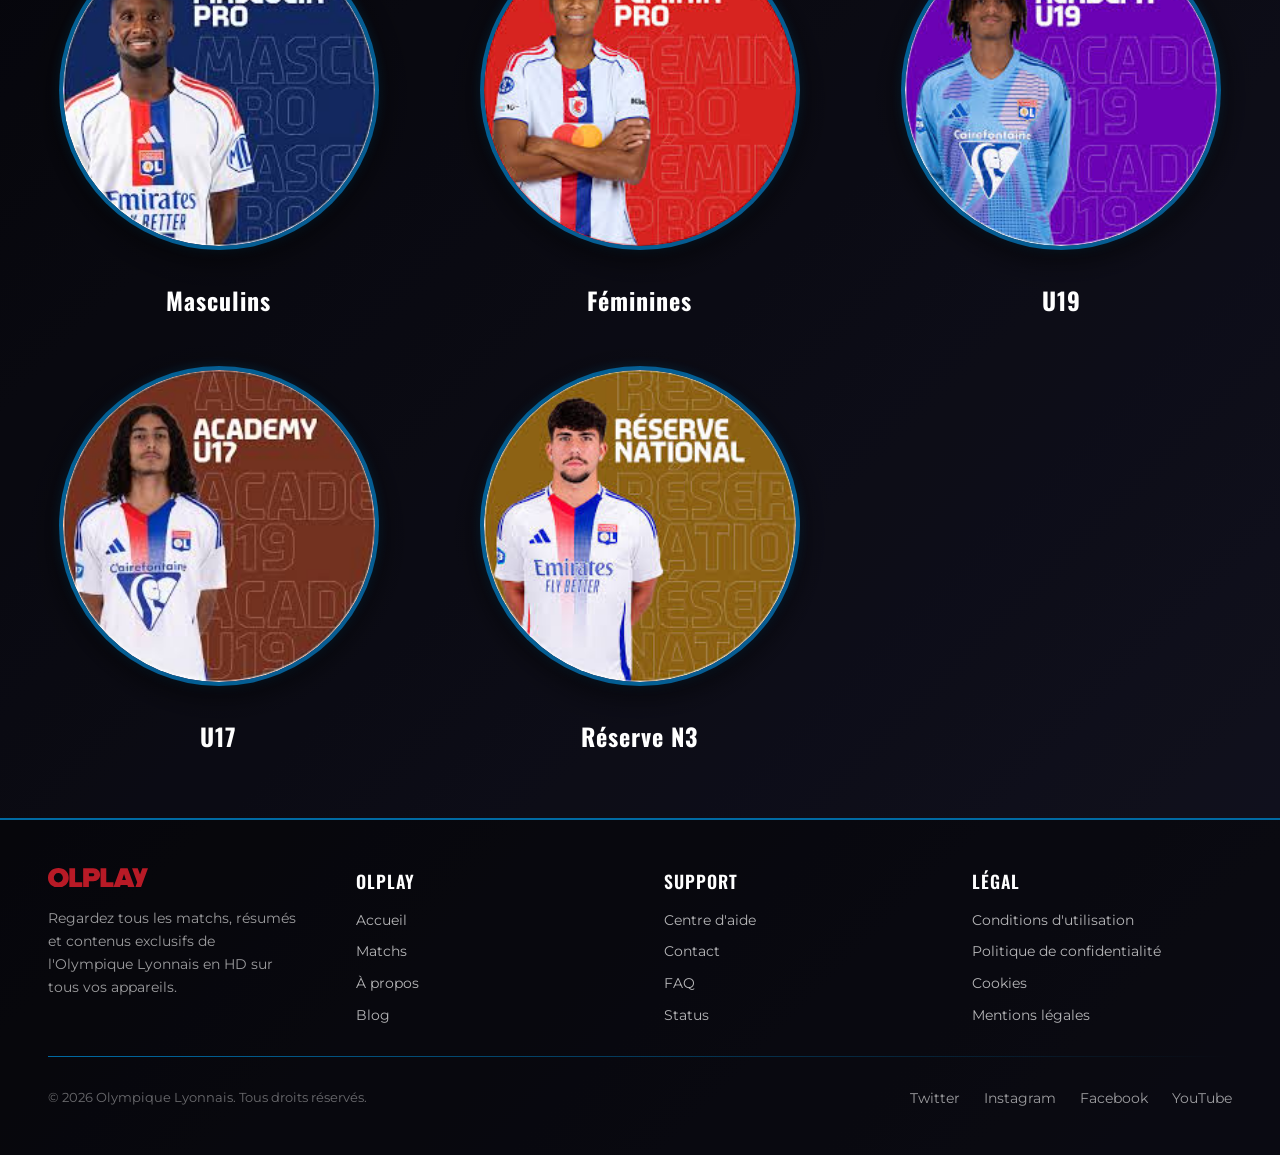
<file: main.html>
<!DOCTYPE html>
<html lang="fr">
<head>
    <meta charset="UTF-8">
    <meta name="viewport" content="width=device-width, initial-scale=1.0">
    <title>OLPLAY - Votre accès exclusif à l'Olympique Lyonnais</title>
    <link rel="preconnect" href="https://fonts.googleapis.com">
    <link rel="preconnect" href="https://fonts.gstatic.com" crossorigin>
    <link href="https://fonts.googleapis.com/css2?family=Oswald:wght@400;500;600;700&family=Montserrat:wght@300;400;500;600;700&display=swap" rel="stylesheet">
    <link rel="stylesheet" href="css/variables.css">
    <link rel="stylesheet" href="css/common.css">
    <link rel="stylesheet" href="css/main.css">
</head>
<body>
    <nav class="navbar">
        <div class="nav-logo">
            <svg viewBox="0 0 4395.89 861.47" xmlns="http://www.w3.org/2000/svg">
                <path class="logo-path" fill="#E5202E" fill-rule="evenodd" d="m455.69,0C198.49,0,0,174.79,0,430.73s198.49,430.74,455.69,430.74,455.69-174.79,455.69-430.74S712.88,0,455.69,0Zm0,639.22c-121.12,0-199.75-92.4-199.75-208.49s78.63-208.48,199.75-208.48,199.75,92.39,199.75,208.48-78.63,208.49-199.75,208.49ZM4147.18,13.76l-101.31,274.92-101.35-274.92h-248.57l225.63,612-81.39,220.68h249.6L4395.89,13.76h-248.71Zm-3208.34-.06h252.17v613.07h315.9v219.67h-568.07V13.7Zm1051.15,0h-444.44v832.74h252.17v-262.16h192.27c194.78,0,299.62-129.85,299.62-284.66S2184.77,13.7,1989.99,13.7Zm-32.43,350.84h-159.84v-131.11h159.84c42.43,0,76.18,21.24,76.18,66.18s-33.69,64.93-76.18,64.93Zm920.11,478.44L3183.51,13.7h317.09l307.23,832.74h-285.9l-29.98-97.36h-299.63l-29.98,97.36h-852.67V13.7h252.17v613.01h315.83v216.28Zm464.42-582.08l-82.4,268.44h164.8l-82.4-268.44Z"/>
            </svg>
        </div>
        <button class="hamburger" aria-label="Menu">
            <span></span><span></span><span></span>
        </button>
        <div class="nav-menu">
            <ul class="nav-sections">
                <li class="nav-item"><a href="matchs.html">Matches</a></li>
                <li class="nav-item"><a href="resumes.html">Résumés</a></li>
                <li class="nav-item"><a href="grandformat.html">Grand Format</a></li>
                <li class="nav-item nav-live-item"><a href="player.html" class="nav-live-link">LE LIVE</a></li>
                <li class="nav-item"><a href="avantmatch.html">Avant match</a></li>
                <li class="nav-item"><a href="apres.html">Après match</a></li>
                <li class="nav-item"><a href="coulisses.html">Coulisses</a></li>
                <li class="nav-item"><a href="minijeux.html">Mini jeux</a></li>
            </ul>
            <div class="nav-right">
                <button class="nav-subscribe">S'abonner</button>
                <button class="nav-signin">Se connecter</button>
            </div>
        </div>
    </nav>

    <!-- Hero -->
    <div class="main-content">
        <div class="video-section">
            <div class="video-container">
                <div class="video-placeholder" role="button" aria-label="Regarder OL vs Paris FC">
                    <img src="images/Joueurs.jpg" alt="OL vs Paris FC" class="video-bg-img">
                    <svg xmlns="http://www.w3.org/2000/svg" viewBox="0 0 24 24" fill="white" opacity="0.6">
                        <path d="M8 5v14l11-7z"/>
                    </svg>
                </div>
                <div class="video-info">
                    <h3>OL vs Paris FC</h3>
                    <p class="match-date">Ligue 1 · 8 mars 2026</p>
                </div>
            </div>
        </div>
        <div class="content-section">
            <h1>Bienvenue sur OLPLAY</h1>
            <p>Votre accès exclusif aux meilleures actions de l'Olympique Lyonnais</p>
            <button class="watch-button">REGARDER LE MATCH</button>
        </div>
    </div>

    <!-- Categories -->
    <div class="categories-section">
        <h2>Explorez nos contenus</h2>
        <div class="categories-grid">
            <div class="category-card" data-category="matchs">
                <div class="category-image">
                    <img src="images/Niakhate.jpg" alt="Matchs complets" class="category-img">
                    <div class="category-label">
                        <h3>Matchs complets</h3>
                        <p>Les intégrales des rencontres</p>
                    </div>
                </div>
            </div>
            <div class="category-card" data-category="resumes">
                <div class="category-image">
                    <img src="images/Endrick.jpg" alt="Résumés" class="category-img">
                    <div class="category-label">
                        <h3>Résumés</h3>
                        <p>Les meilleurs moments en 5 min</p>
                    </div>
                </div>
            </div>
            <div class="category-card" data-category="grandformat">
                <div class="category-image">
                    <img src="images/Joueurs.jpg" alt="Grand Format" class="category-img">
                    <div class="category-label">
                        <h3>Grand Format</h3>
                        <p>Documentaires exclusifs</p>
                    </div>
                </div>
            </div>
            <div class="category-card" data-category="avantmatch">
                <div class="category-image">
                    <img src="images/Hamdani.jpg" alt="Avant match" class="category-img">
                    <div class="category-label">
                        <h3>Avant match</h3>
                        <p>Conférences et préparation</p>
                    </div>
                </div>
            </div>
            <div class="category-card" data-category="apres">
                <div class="category-image">
                    <img src="images/Wendy.jpg" alt="Après match" class="category-img">
                    <div class="category-label">
                        <h3>Après match</h3>
                        <p>Réactions et analyses</p>
                    </div>
                </div>
            </div>
            <div class="category-card" data-category="coulisses">
                <div class="category-image">
                    <img src="images/OL-feminin.jpg" alt="Coulisses" class="category-img">
                    <div class="category-label">
                        <h3>Coulisses</h3>
                        <p>Entraînements et backstage</p>
                    </div>
                </div>
            </div>
        </div>
    </div>

    <!-- Roster -->
    <div class="roster-section">
        <h2>Nos effectifs</h2>
        <div class="roster-grid">
            <div class="team-card" data-team="masculins">
                <div class="team-image">
                    <img src="images/Cercle%20masculin.jpg" alt="Masculins">
                </div>
                <div class="team-info"><h3>Masculins</h3></div>
            </div>
            <div class="team-card" data-team="feminines">
                <div class="team-image">
                    <img src="images/Cercle%20f%C3%A9minin.jpg" alt="Féminines">
                </div>
                <div class="team-info"><h3>Féminines</h3></div>
            </div>
            <div class="team-card" data-team="u19">
                <div class="team-image">
                    <img src="images/Cercle%20U19.jpg" alt="U19">
                </div>
                <div class="team-info"><h3>U19</h3></div>
            </div>
            <div class="team-card" data-team="u17">
                <div class="team-image">
                    <img src="images/Cercle%20U17.jpg" alt="U17">
                </div>
                <div class="team-info"><h3>U17</h3></div>
            </div>
            <div class="team-card" data-team="reserve">
                <div class="team-image">
                    <img src="images/Cercle%20R%C3%A9serve.jpg" alt="Réserve N3">
                </div>
                <div class="team-info"><h3>Réserve N3</h3></div>
            </div>
        </div>
    </div>

    <!-- ── Footer ────────────────────────────────────────────── -->
    <footer>
        <div class="footer-wrapper">
            <div class="footer-grid">
                <!-- Logo & Description -->
                <div class="footer-col footer-logo-section">
                    <div class="footer-logo">
                        <svg viewBox="0 0 4395.89 861.47" xmlns="http://www.w3.org/2000/svg">
                            <path fill="#E5202E" fill-rule="evenodd" d="m455.69,0C198.49,0,0,174.79,0,430.73s198.49,430.74,455.69,430.74,455.69-174.79,455.69-430.74S712.88,0,455.69,0Zm0,639.22c-121.12,0-199.75-92.4-199.75-208.49s78.63-208.48,199.75-208.48,199.75,92.39,199.75,208.48-78.63,208.49-199.75,208.49ZM4147.18,13.76l-101.31,274.92-101.35-274.92h-248.57l225.63,612-81.39,220.68h249.6L4395.89,13.76h-248.71Zm-3208.34-.06h252.17v613.07h315.9v219.67h-568.07V13.7Zm1051.15,0h-444.44v832.74h252.17v-262.16h192.27c194.78,0,299.62-129.85,299.62-284.66S2184.77,13.7,1989.99,13.7Zm-32.43,350.84h-159.84v-131.11h159.84c42.43,0,76.18,21.24,76.18,66.18s-33.69,64.93-76.18,64.93Zm920.11,478.44L3183.51,13.7h317.09l307.23,832.74h-285.9l-29.98-97.36h-299.63l-29.98,97.36h-852.67V13.7h252.17v613.01h315.83v216.28Zm464.42-582.08l-82.4,268.44h164.8l-82.4-268.44Z"/>
                        </svg>
                    </div>
                    <p class="footer-desc">Regardez tous les matchs, résumés et contenus exclusifs de l'Olympique Lyonnais en HD sur tous vos appareils.</p>
                </div>

                <!-- OLPLAY Links -->
                <div class="footer-col">
                    <h4>OLPLAY</h4>
                    <ul>
                        <li><a href="main.html">Accueil</a></li>
                        <li><a href="matchs.html">Matchs</a></li>
                        <li><a href="#">À propos</a></li>
                        <li><a href="#">Blog</a></li>
                    </ul>
                </div>

                <!-- Support Links -->
                <div class="footer-col">
                    <h4>Support</h4>
                    <ul>
                        <li><a href="#">Centre d'aide</a></li>
                        <li><a href="#">Contact</a></li>
                        <li><a href="#">FAQ</a></li>
                        <li><a href="#">Status</a></li>
                    </ul>
                </div>

                <!-- Legal Links -->
                <div class="footer-col">
                    <h4>Légal</h4>
                    <ul>
                        <li><a href="#">Conditions d'utilisation</a></li>
                        <li><a href="#">Politique de confidentialité</a></li>
                        <li><a href="#">Cookies</a></li>
                        <li><a href="#">Mentions légales</a></li>
                    </ul>
                </div>
            </div>

            <div class="footer-divider"></div>

            <div class="footer-bottom">
                <div class="footer-copy">© 2026 Olympique Lyonnais. Tous droits réservés.</div>
                <div class="footer-socials">
                    <a href="#" class="footer-social-link">Twitter</a>
                    <a href="#" class="footer-social-link">Instagram</a>
                    <a href="#" class="footer-social-link">Facebook</a>
                    <a href="#" class="footer-social-link">YouTube</a>
                </div>
            </div>
        </div>
    </footer>
    <script src="js/config.js"></script>
    <script src="js/components/navbar.js"></script>
    <script src="js/main.js"></script>
    <script src="js/cursor.js"></script>
</body>
</html>
</file>
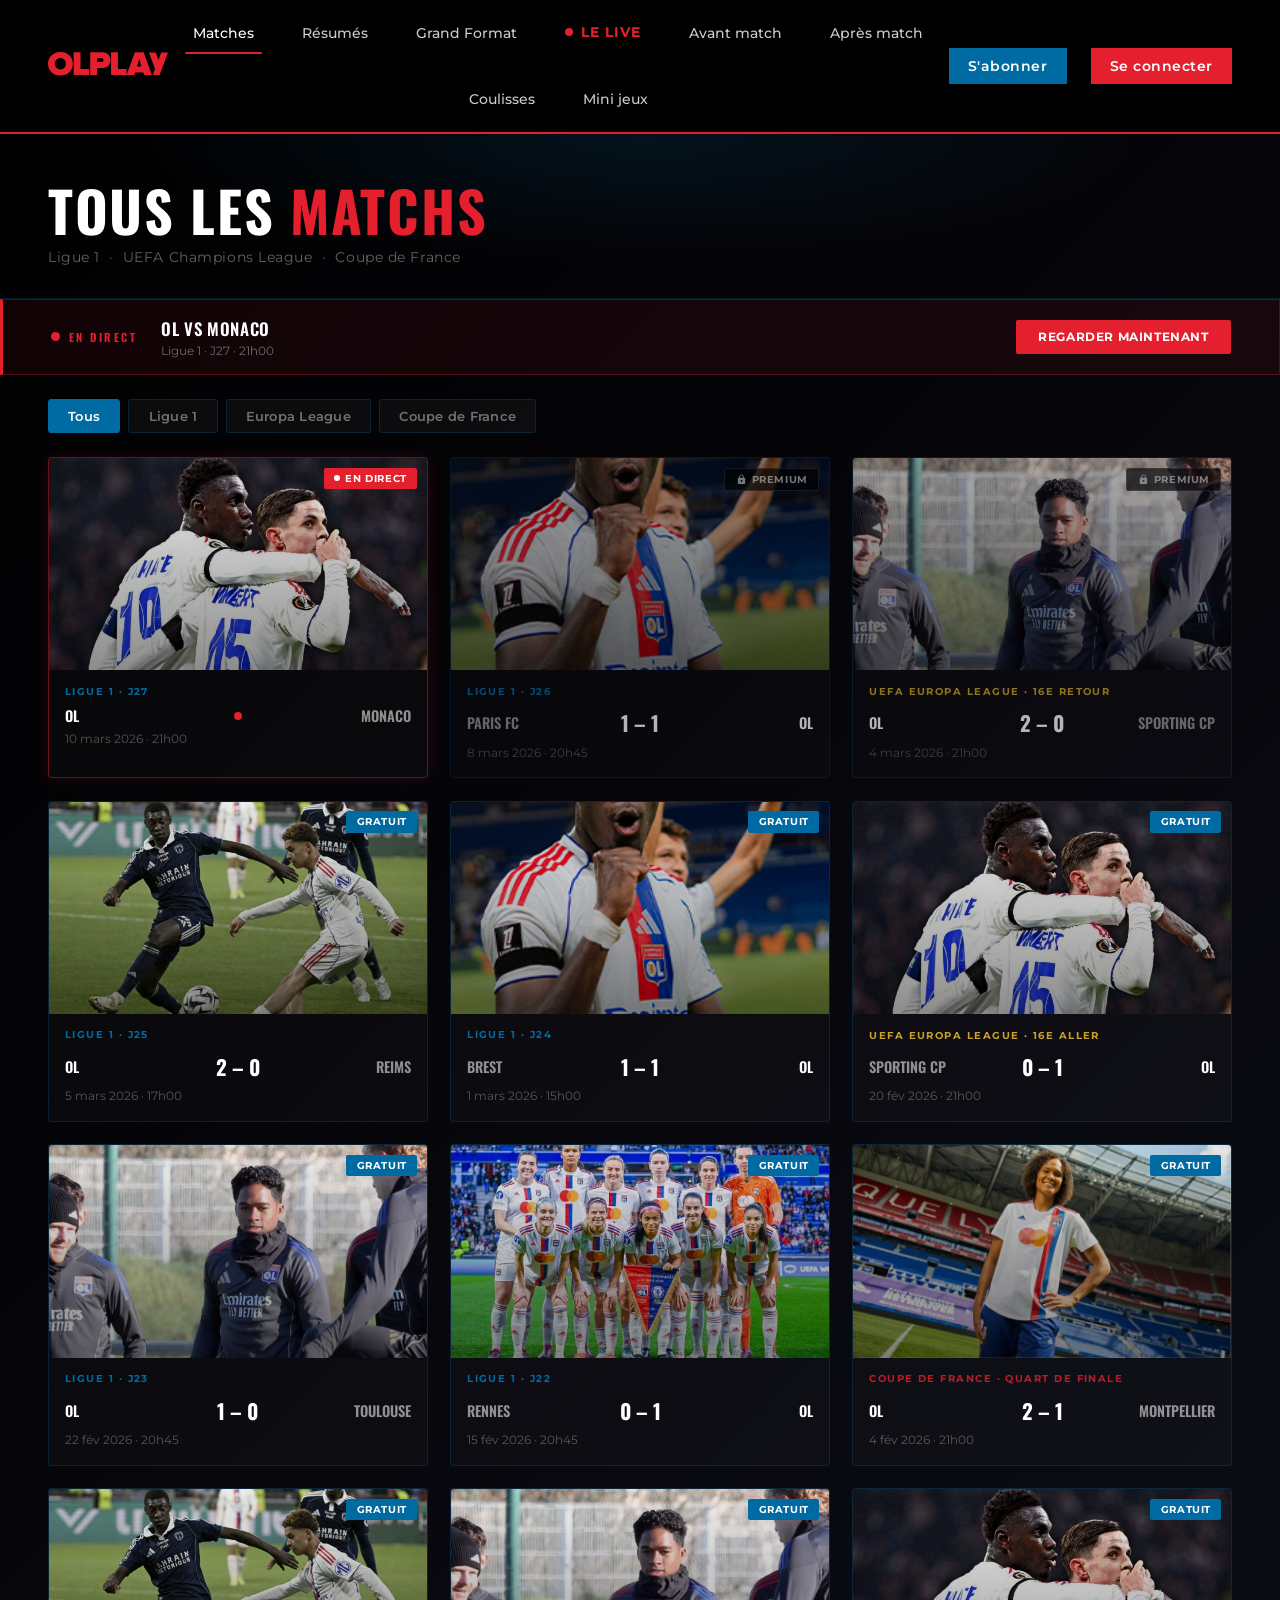
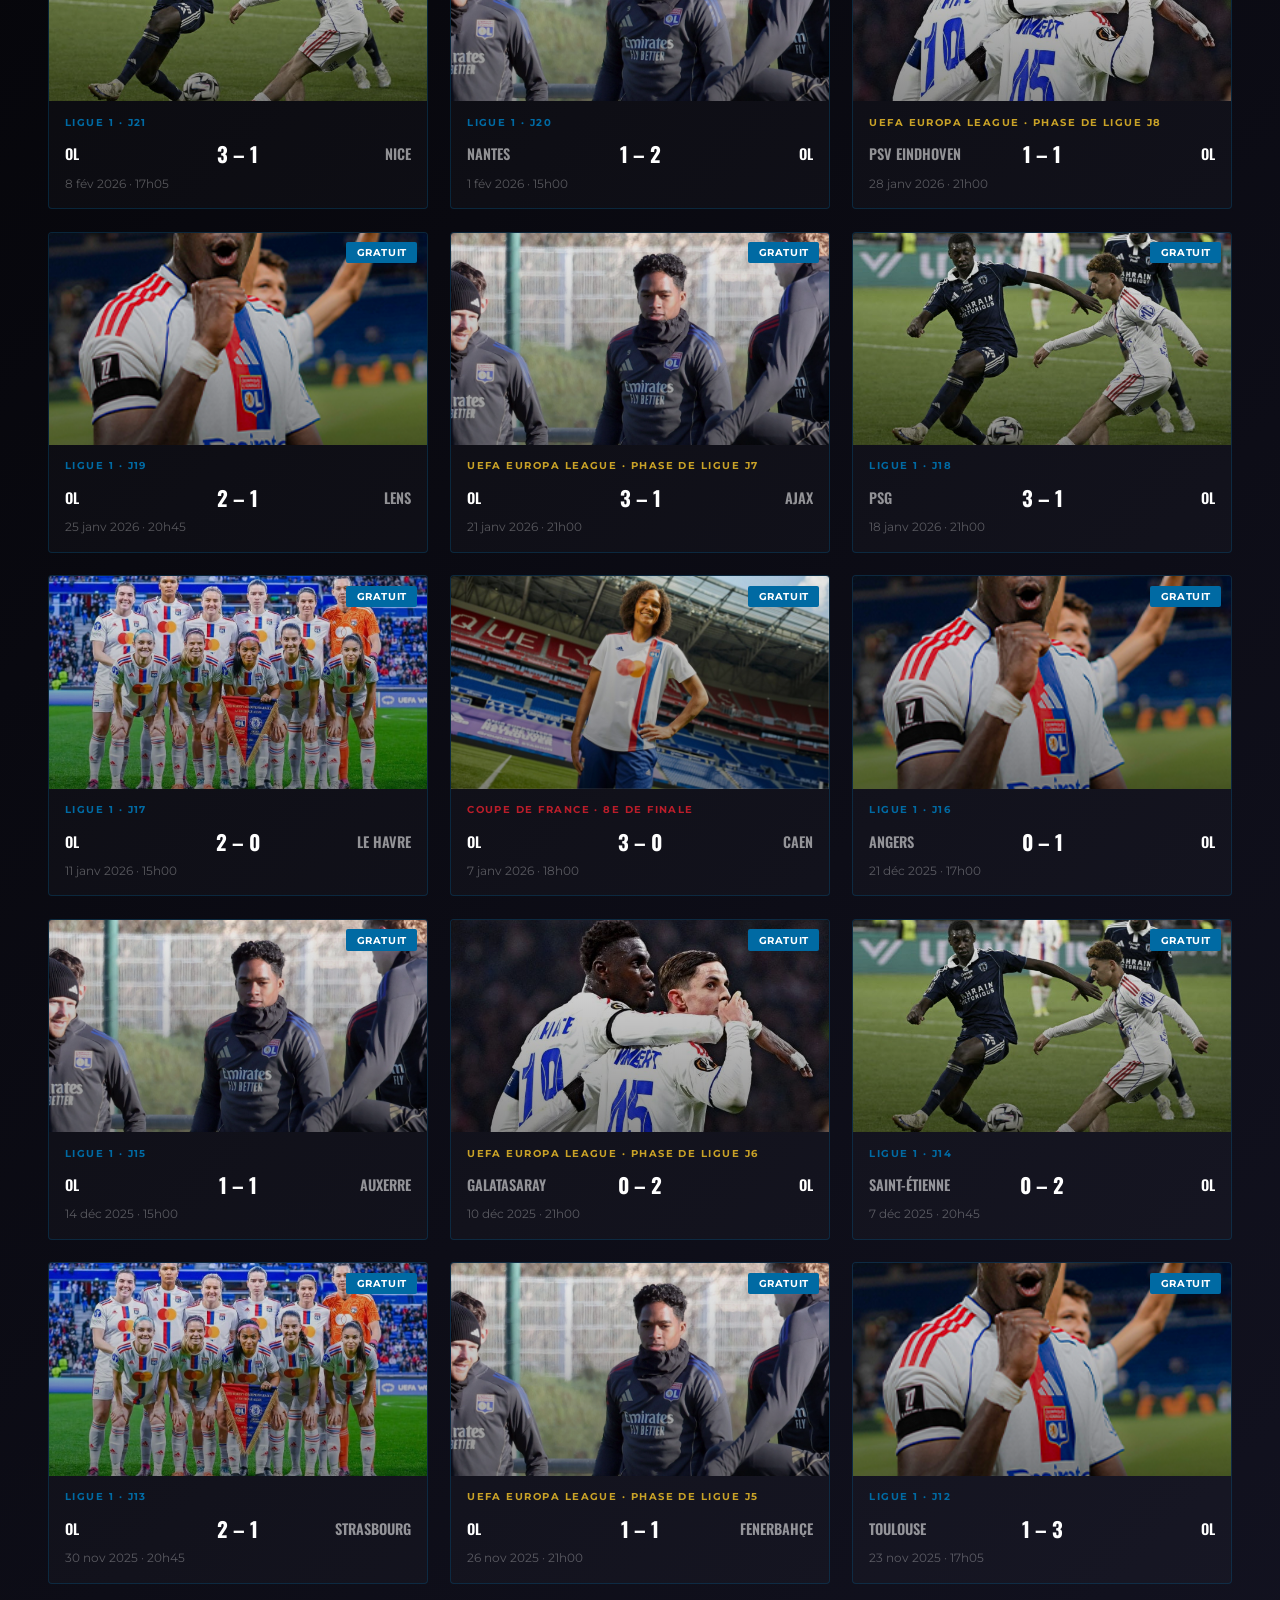
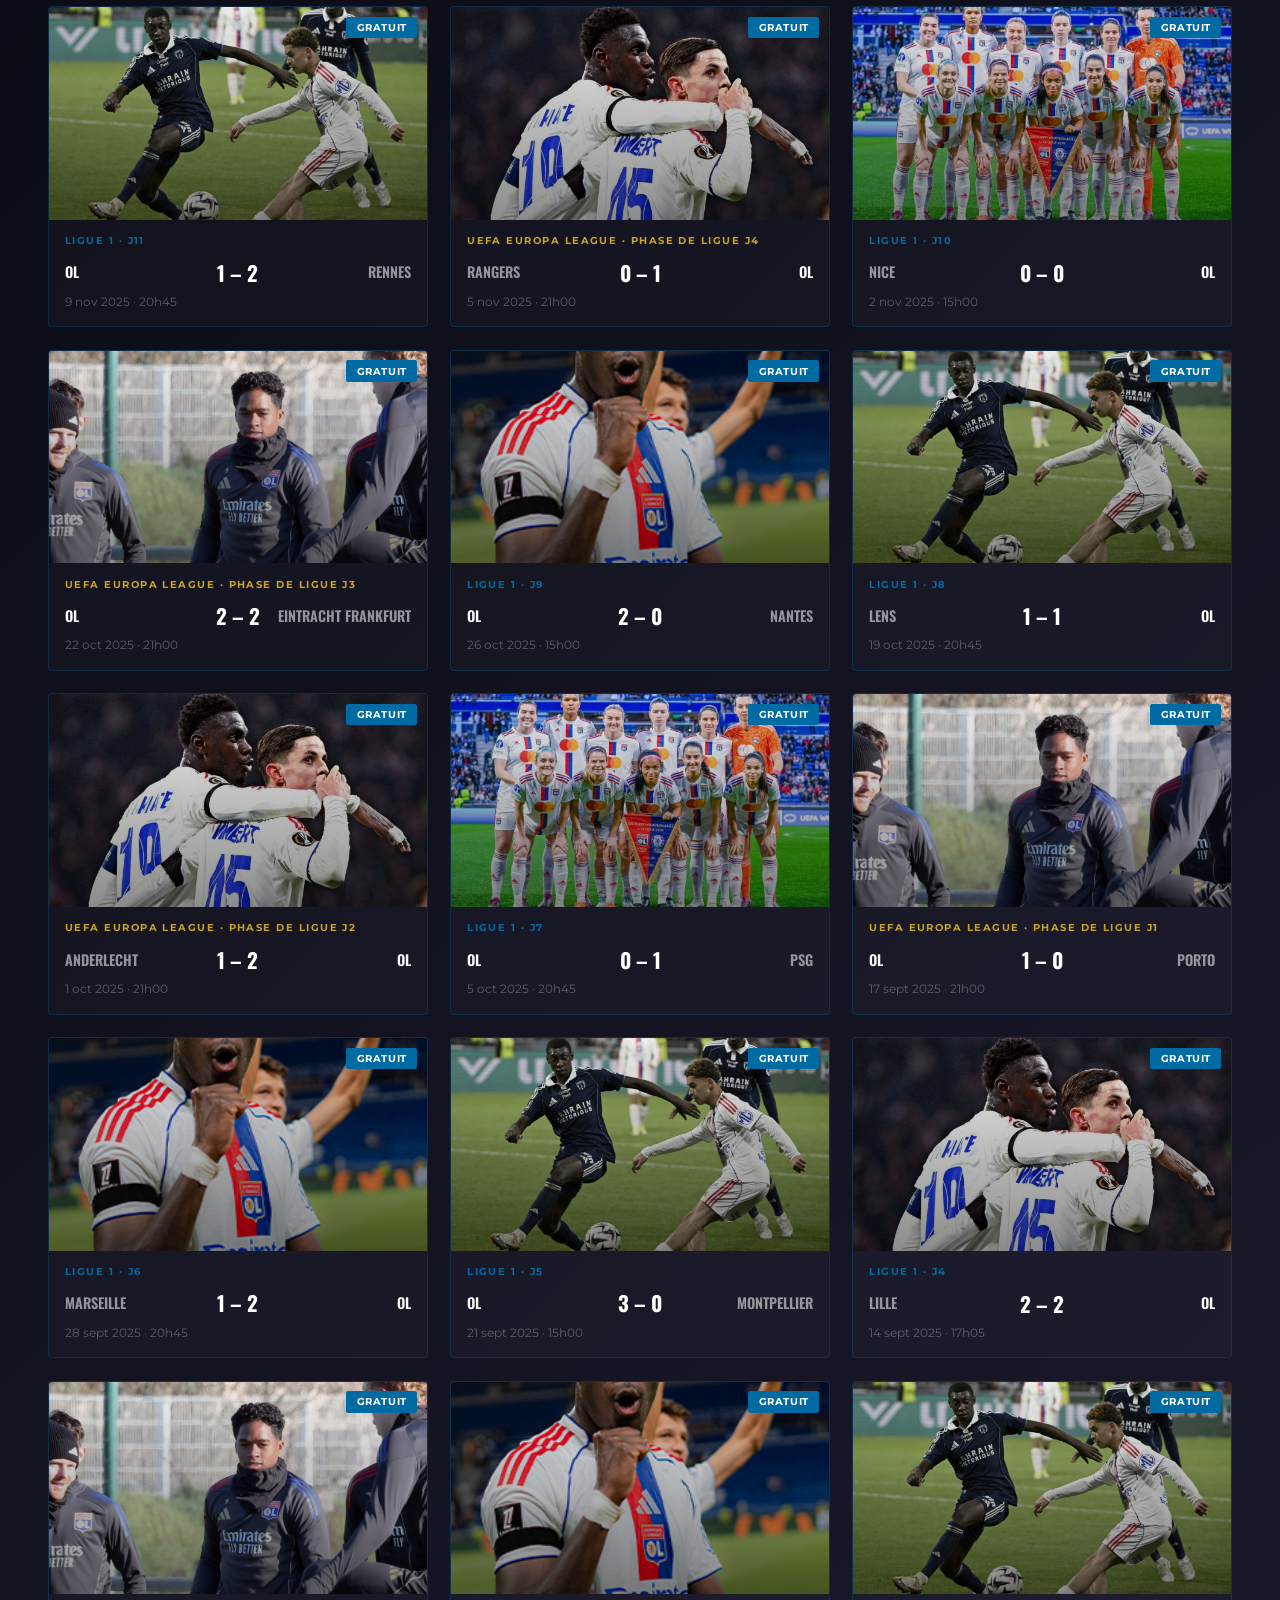
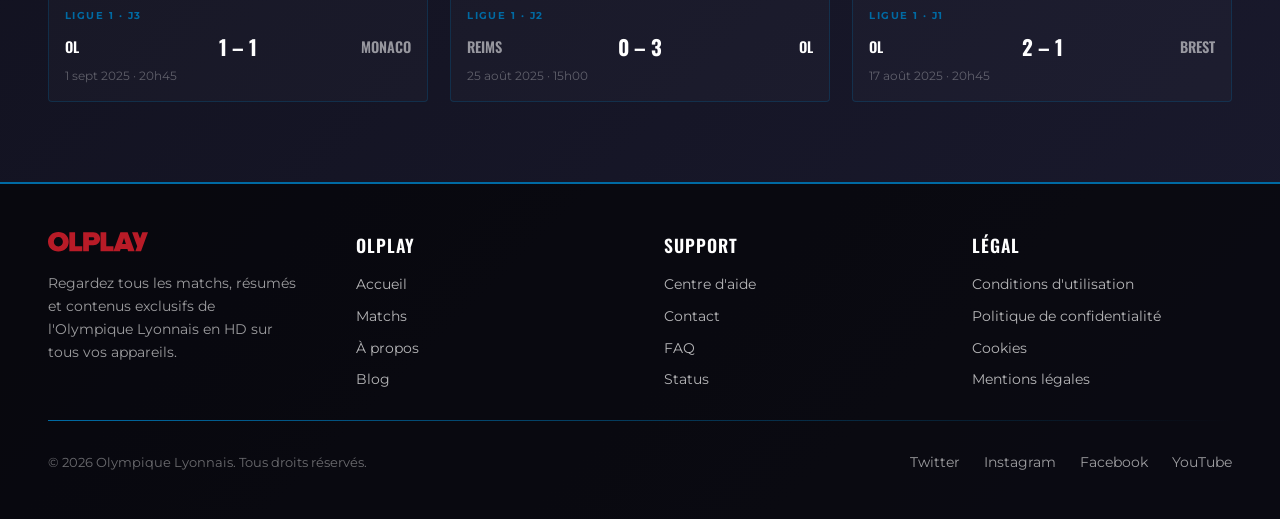
<file: matchs.html>
<!DOCTYPE html>
<html lang="fr">
<head>
    <meta charset="UTF-8">
    <meta name="viewport" content="width=device-width, initial-scale=1.0">
    <title>Matchs OL — OLPLAY</title>
    <link rel="preconnect" href="https://fonts.googleapis.com">
    <link rel="preconnect" href="https://fonts.gstatic.com" crossorigin>
    <link href="https://fonts.googleapis.com/css2?family=Oswald:wght@400;500;600;700&family=Montserrat:wght@300;400;500;600;700&display=swap" rel="stylesheet">
    <link rel="stylesheet" href="css/variables.css">
    <link rel="stylesheet" href="css/common.css">
    <link rel="stylesheet" href="css/matchs.css">
</head>
<body>

    <!-- ── Navbar ─────────────────────────────────────────────── -->
    <nav class="navbar">
        <a href="main.html" class="nav-logo" aria-label="Accueil OLPLAY">
            <svg viewBox="0 0 4395.89 861.47" xmlns="http://www.w3.org/2000/svg">
                <path fill="#E5202E" fill-rule="evenodd" d="m455.69,0C198.49,0,0,174.79,0,430.73s198.49,430.74,455.69,430.74,455.69-174.79,455.69-430.74S712.88,0,455.69,0Zm0,639.22c-121.12,0-199.75-92.4-199.75-208.49s78.63-208.48,199.75-208.48,199.75,92.39,199.75,208.48-78.63,208.49-199.75,208.49ZM4147.18,13.76l-101.31,274.92-101.35-274.92h-248.57l225.63,612-81.39,220.68h249.6L4395.89,13.76h-248.71Zm-3208.34-.06h252.17v613.07h315.9v219.67h-568.07V13.7Zm1051.15,0h-444.44v832.74h252.17v-262.16h192.27c194.78,0,299.62-129.85,299.62-284.66S2184.77,13.7,1989.99,13.7Zm-32.43,350.84h-159.84v-131.11h159.84c42.43,0,76.18,21.24,76.18,66.18s-33.69,64.93-76.18,64.93Zm920.11,478.44L3183.51,13.7h317.09l307.23,832.74h-285.9l-29.98-97.36h-299.63l-29.98,97.36h-852.67V13.7h252.17v613.01h315.83v216.28Zm464.42-582.08l-82.4,268.44h164.8l-82.4-268.44Z"/>
            </svg>
        </a>
        <button class="hamburger" aria-label="Menu">
            <span></span><span></span><span></span>
        </button>
        <div class="nav-menu">
            <ul class="nav-sections">
                <li class="nav-item"><a href="matchs.html">Matches</a></li>
                <li class="nav-item"><a href="resumes.html">Résumés</a></li>
                <li class="nav-item"><a href="grandformat.html">Grand Format</a></li>
                <li class="nav-item"><a href="player.html" class="nav-live-link">LE LIVE</a></li>
                <li class="nav-item"><a href="avantmatch.html">Avant match</a></li>
                <li class="nav-item"><a href="apres.html">Après match</a></li>
                <li class="nav-item"><a href="coulisses.html">Coulisses</a></li>
                <li class="nav-item"><a href="minijeux.html">Mini jeux</a></li>
            </ul>
            <div class="nav-right">
                <button class="nav-subscribe">S'abonner</button>
                <button class="nav-signin">Se connecter</button>
            </div>
        </div>
    </nav>

    <!-- ── Page Hero ──────────────────────────────────────────── -->
    <section class="matchs-hero">
        <div class="matchs-hero-inner">
            <h1 class="matchs-hero-title">Tous les <span>matchs</span></h1>
            <p class="matchs-hero-subtitle">Ligue 1 &nbsp;·&nbsp; UEFA Champions League &nbsp;·&nbsp; Coupe de France</p>
        </div>
    </section>

    <!-- ── Live Banner (shown by JS if match en direct) ───────── -->
    <div id="live-banner" class="live-banner" style="display:none" role="button" aria-label="Voir le match en direct">
        <div class="live-banner-icon">
            <div class="live-banner-dot"></div>
            <span class="live-banner-label">En direct</span>
        </div>
        <div class="live-banner-info">
            <div class="live-banner-teams" id="live-banner-teams"></div>
            <div class="live-banner-comp" id="live-banner-comp"></div>
        </div>
        <button class="live-banner-btn" tabindex="-1">Regarder maintenant</button>
    </div>

    <!-- ── Filter Tabs ────────────────────────────────────────── -->
    <section class="matches-filters" aria-label="Filtrer par compétition">
        <div class="filter-tabs" role="tablist">
            <button class="filter-btn active" data-filter="all" role="tab">Tous</button>
            <button class="filter-btn" data-filter="ligue1" role="tab">Ligue 1</button>
            <button class="filter-btn" data-filter="uel" role="tab">Europa League</button>
            <button class="filter-btn" data-filter="cdf" role="tab">Coupe de France</button>
        </div>
    </section>

    <!-- ── Matches Grid (populated by matchs.js) ──────────────── -->
    <section class="matches-section">
        <div class="matches-grid" id="matches-grid"></div>
    </section>

    <!-- ── Footer ─────────────────────────────────────────────── -->
    <footer>
        <div class="footer-wrapper">
            <div class="footer-grid">
                <!-- Logo & Description -->
                <div class="footer-col footer-logo-section">
                    <div class="footer-logo">
                        <svg viewBox="0 0 4395.89 861.47" xmlns="http://www.w3.org/2000/svg">
                            <path fill="#E5202E" fill-rule="evenodd" d="m455.69,0C198.49,0,0,174.79,0,430.73s198.49,430.74,455.69,430.74,455.69-174.79,455.69-430.74S712.88,0,455.69,0Zm0,639.22c-121.12,0-199.75-92.4-199.75-208.49s78.63-208.48,199.75-208.48,199.75,92.39,199.75,208.48-78.63,208.49-199.75,208.49ZM4147.18,13.76l-101.31,274.92-101.35-274.92h-248.57l225.63,612-81.39,220.68h249.6L4395.89,13.76h-248.71Zm-3208.34-.06h252.17v613.07h315.9v219.67h-568.07V13.7Zm1051.15,0h-444.44v832.74h252.17v-262.16h192.27c194.78,0,299.62-129.85,299.62-284.66S2184.77,13.7,1989.99,13.7Zm-32.43,350.84h-159.84v-131.11h159.84c42.43,0,76.18,21.24,76.18,66.18s-33.69,64.93-76.18,64.93Zm920.11,478.44L3183.51,13.7h317.09l307.23,832.74h-285.9l-29.98-97.36h-299.63l-29.98,97.36h-852.67V13.7h252.17v613.01h315.83v216.28Zm464.42-582.08l-82.4,268.44h164.8l-82.4-268.44Z"/>
                        </svg>
                    </div>
                    <p class="footer-desc">Regardez tous les matchs, résumés et contenus exclusifs de l'Olympique Lyonnais en HD sur tous vos appareils.</p>
                </div>

                <!-- OLPLAY Links -->
                <div class="footer-col">
                    <h4>OLPLAY</h4>
                    <ul>
                        <li><a href="main.html">Accueil</a></li>
                        <li><a href="matchs.html">Matchs</a></li>
                        <li><a href="#">À propos</a></li>
                        <li><a href="#">Blog</a></li>
                    </ul>
                </div>

                <!-- Support Links -->
                <div class="footer-col">
                    <h4>Support</h4>
                    <ul>
                        <li><a href="#">Centre d'aide</a></li>
                        <li><a href="#">Contact</a></li>
                        <li><a href="#">FAQ</a></li>
                        <li><a href="#">Status</a></li>
                    </ul>
                </div>

                <!-- Legal Links -->
                <div class="footer-col">
                    <h4>Légal</h4>
                    <ul>
                        <li><a href="#">Conditions d'utilisation</a></li>
                        <li><a href="#">Politique de confidentialité</a></li>
                        <li><a href="#">Cookies</a></li>
                        <li><a href="#">Mentions légales</a></li>
                    </ul>
                </div>
            </div>

            <div class="footer-divider"></div>

            <div class="footer-bottom">
                <div class="footer-copy">© 2026 Olympique Lyonnais. Tous droits réservés.</div>
                <div class="footer-socials">
                    <a href="#" class="footer-social-link">Twitter</a>
                    <a href="#" class="footer-social-link">Instagram</a>
                    <a href="#" class="footer-social-link">Facebook</a>
                    <a href="#" class="footer-social-link">YouTube</a>
                </div>
            </div>
        </div>
    </footer>

    <script src="js/config.js"></script>
    <script src="js/components/navbar.js"></script>
    <script src="js/matchs.js"></script>
    <script src="js/cursor.js"></script>

</body>
</html>
</file>
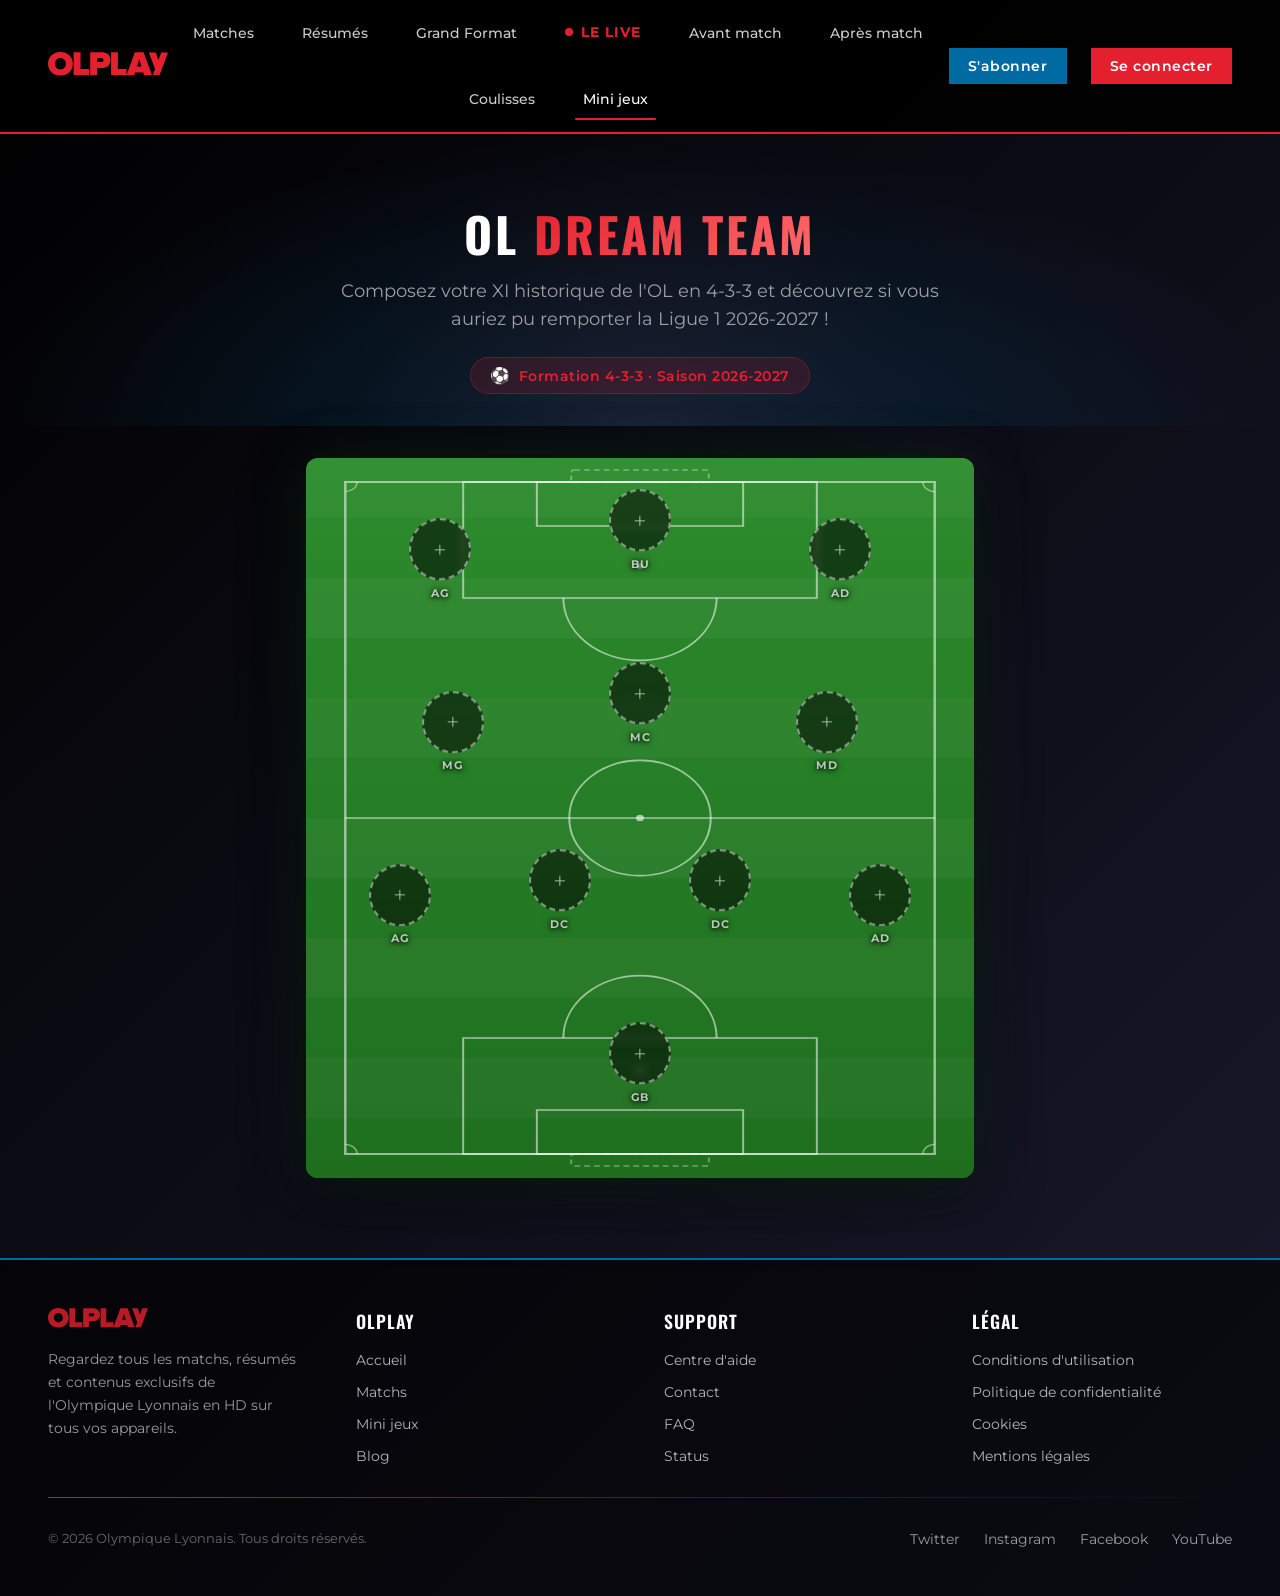
<file: minijeux.html>
<!DOCTYPE html>
<html lang="fr">
<head>
    <meta charset="UTF-8">
    <meta name="viewport" content="width=device-width, initial-scale=1.0">
    <title>Mini Jeux — OL Dream Team | OLPLAY</title>
    <meta name="description" content="Construisez votre Dream Team OL historique en 4-3-3 et simulez une saison de Ligue 1 2026-2027 !">
    <link rel="preconnect" href="https://fonts.googleapis.com">
    <link rel="preconnect" href="https://fonts.gstatic.com" crossorigin>
    <link href="https://fonts.googleapis.com/css2?family=Oswald:wght@400;500;600;700&family=Montserrat:wght@300;400;500;600;700&display=swap" rel="stylesheet">
    <link rel="stylesheet" href="css/variables.css">
    <link rel="stylesheet" href="css/common.css">
    <link rel="stylesheet" href="css/minijeux.css">
</head>
<body>

    <!-- ── Navbar ─────────────────────────────────────────────── -->
    <nav class="navbar">
        <a href="main.html" class="nav-logo" aria-label="Accueil OLPLAY">
            <svg viewBox="0 0 4395.89 861.47" xmlns="http://www.w3.org/2000/svg">
                <path class="logo-path" fill="#E5202E" fill-rule="evenodd" d="m455.69,0C198.49,0,0,174.79,0,430.73s198.49,430.74,455.69,430.74,455.69-174.79,455.69-430.74S712.88,0,455.69,0Zm0,639.22c-121.12,0-199.75-92.4-199.75-208.49s78.63-208.48,199.75-208.48,199.75,92.39,199.75,208.48-78.63,208.49-199.75,208.49ZM4147.18,13.76l-101.31,274.92-101.35-274.92h-248.57l225.63,612-81.39,220.68h249.6L4395.89,13.76h-248.71Zm-3208.34-.06h252.17v613.07h315.9v219.67h-568.07V13.7Zm1051.15,0h-444.44v832.74h252.17v-262.16h192.27c194.78,0,299.62-129.85,299.62-284.66S2184.77,13.7,1989.99,13.7Zm-32.43,350.84h-159.84v-131.11h159.84c42.43,0,76.18,21.24,76.18,66.18s-33.69,64.93-76.18,64.93Zm920.11,478.44L3183.51,13.7h317.09l307.23,832.74h-285.9l-29.98-97.36h-299.63l-29.98,97.36h-852.67V13.7h252.17v613.01h315.83v216.28Zm464.42-582.08l-82.4,268.44h164.8l-82.4-268.44Z"/>
            </svg>
        </a>
        <button class="hamburger" aria-label="Menu">
            <span></span><span></span><span></span>
        </button>
        <div class="nav-menu">
            <ul class="nav-sections">
                <li class="nav-item"><a href="matchs.html">Matches</a></li>
                <li class="nav-item"><a href="resumes.html">Résumés</a></li>
                <li class="nav-item"><a href="grandformat.html">Grand Format</a></li>
                <li class="nav-item nav-live-item"><a href="player.html" class="nav-live-link">LE LIVE</a></li>
                <li class="nav-item"><a href="avantmatch.html">Avant match</a></li>
                <li class="nav-item"><a href="apres.html">Après match</a></li>
                <li class="nav-item"><a href="coulisses.html">Coulisses</a></li>
                <li class="nav-item"><a href="minijeux.html">Mini jeux</a></li>
            </ul>
            <div class="nav-right">
                <button class="nav-subscribe">S'abonner</button>
                <button class="nav-signin">Se connecter</button>
            </div>
        </div>
    </nav>

    <!-- ── Hero ───────────────────────────────────────────────── -->
    <section class="minijeux-hero">
        <h1 class="minijeux-hero-title">OL <span>Dream Team</span></h1>
        <p class="minijeux-hero-subtitle">
            Composez votre XI historique de l'OL en 4-3-3 et découvrez si vous auriez pu remporter la Ligue 1 2026-2027 !
        </p>
        <div class="minijeux-hero-badge">Formation 4-3-3 · Saison 2026-2027</div>
    </section>

    <!-- ── Football Pitch ─────────────────────────────────────── -->
    <div class="pitch-wrapper">
        <div class="pitch" id="pitch">
            <!-- SVG Football Pitch with all real markings -->
            <svg class="pitch-svg" viewBox="0 0 680 900" preserveAspectRatio="none" xmlns="http://www.w3.org/2000/svg">
                <!-- Grass background with stripes -->
                <defs>
                    <linearGradient id="grass" x1="0" y1="0" x2="0" y2="1">
                        <stop offset="0%" stop-color="#2d8c2d"/>
                        <stop offset="100%" stop-color="#1e6e1e"/>
                    </linearGradient>
                </defs>
                <rect width="680" height="900" fill="url(#grass)"/>
                <!-- Grass stripes -->
                <rect x="0" y="0" width="680" height="75" fill="rgba(255,255,255,0.03)"/>
                <rect x="0" y="150" width="680" height="75" fill="rgba(255,255,255,0.03)"/>
                <rect x="0" y="300" width="680" height="75" fill="rgba(255,255,255,0.03)"/>
                <rect x="0" y="450" width="680" height="75" fill="rgba(255,255,255,0.03)"/>
                <rect x="0" y="600" width="680" height="75" fill="rgba(255,255,255,0.03)"/>
                <rect x="0" y="750" width="680" height="75" fill="rgba(255,255,255,0.03)"/>

                <!-- Outer boundary -->
                <rect x="40" y="30" width="600" height="840" rx="0" fill="none" stroke="rgba(255,255,255,0.55)" stroke-width="2.5"/>

                <!-- Center line -->
                <line x1="40" y1="450" x2="640" y2="450" stroke="rgba(255,255,255,0.55)" stroke-width="2"/>

                <!-- Center circle -->
                <circle cx="340" cy="450" r="72" fill="none" stroke="rgba(255,255,255,0.55)" stroke-width="2"/>
                <!-- Center spot -->
                <circle cx="340" cy="450" r="4" fill="rgba(255,255,255,0.6)"/>

                <!-- TOP penalty area (opponent goal) -->
                <rect x="160" y="30" width="360" height="145" fill="none" stroke="rgba(255,255,255,0.55)" stroke-width="2"/>
                <!-- TOP goal area -->
                <rect x="235" y="30" width="210" height="55" fill="none" stroke="rgba(255,255,255,0.55)" stroke-width="2"/>
                <!-- TOP penalty spot -->
                <circle cx="340" cy="135" r="3.5" fill="rgba(255,255,255,0.6)"/>
                <!-- TOP penalty arc -->
                <path d="M 262 175 A 72 72 0 0 0 418 175" fill="none" stroke="rgba(255,255,255,0.55)" stroke-width="2"/>
                <!-- TOP goal -->
                <rect x="270" y="15" width="140" height="15" rx="3" fill="none" stroke="rgba(255,255,255,0.35)" stroke-width="2" stroke-dasharray="6,4"/>

                <!-- BOTTOM penalty area (our goal) -->
                <rect x="160" y="725" width="360" height="145" fill="none" stroke="rgba(255,255,255,0.55)" stroke-width="2"/>
                <!-- BOTTOM goal area -->
                <rect x="235" y="815" width="210" height="55" fill="none" stroke="rgba(255,255,255,0.55)" stroke-width="2"/>
                <!-- BOTTOM penalty spot -->
                <circle cx="340" cy="765" r="3.5" fill="rgba(255,255,255,0.6)"/>
                <!-- BOTTOM penalty arc -->
                <path d="M 262 725 A 72 72 0 0 1 418 725" fill="none" stroke="rgba(255,255,255,0.55)" stroke-width="2"/>
                <!-- BOTTOM goal -->
                <rect x="270" y="870" width="140" height="15" rx="3" fill="none" stroke="rgba(255,255,255,0.35)" stroke-width="2" stroke-dasharray="6,4"/>

                <!-- Corner arcs -->
                <path d="M 40 42 A 12 12 0 0 0 52 30" fill="none" stroke="rgba(255,255,255,0.45)" stroke-width="1.5"/>
                <path d="M 628 30 A 12 12 0 0 0 640 42" fill="none" stroke="rgba(255,255,255,0.45)" stroke-width="1.5"/>
                <path d="M 40 858 A 12 12 0 0 1 52 870" fill="none" stroke="rgba(255,255,255,0.45)" stroke-width="1.5"/>
                <path d="M 628 870 A 12 12 0 0 1 640 858" fill="none" stroke="rgba(255,255,255,0.45)" stroke-width="1.5"/>
            </svg>
            <!-- Player slots will be injected here by JS -->
        </div>
    </div>


    <!-- ── Confirm / Reset ────────────────────────────────────── -->
    <div class="confirm-wrapper">
        <button class="confirm-btn" id="confirm-btn">⚽ Simuler la saison</button>
        <button class="reset-btn" id="reset-btn">↺ Recommencer</button>
    </div>

    <!-- ── Player Selection Modal ─────────────────────────────── -->
    <div class="player-modal-overlay" id="player-modal-overlay">
        <div class="player-modal">
            <div class="modal-header">
                <div>
                    <div class="modal-title" id="modal-title">Choisissez un joueur</div>
                </div>
                <span class="modal-position-badge" id="modal-position-badge">GB</span>
                <button class="modal-close" id="modal-close">✕</button>
            </div>
            <div class="player-choices" id="player-choices">
                <!-- Populated dynamically -->
            </div>
        </div>
    </div>

    <!-- ── Simulation Overlay ─────────────────────────────────── -->
    <div class="simulation-overlay" id="simulation-overlay">
        <div class="sim-container">
            <div class="sim-title">Simulation <span>Ligue 1</span> 2026-2027</div>

            <div class="sim-progress-wrapper">
                <div class="sim-progress-label" id="sim-progress-label">Démarrage...</div>
                <div class="sim-progress-bar">
                    <div class="sim-progress-fill" id="sim-progress-fill"></div>
                </div>
            </div>

            <div class="sim-match-feed" id="sim-match-feed"></div>

            <div class="sim-stats">
                <div class="sim-stat-card">
                    <div class="sim-stat-value" id="stat-wins">0</div>
                    <div class="sim-stat-label">Victoires</div>
                </div>
                <div class="sim-stat-card">
                    <div class="sim-stat-value" id="stat-draws">0</div>
                    <div class="sim-stat-label">Nuls</div>
                </div>
                <div class="sim-stat-card">
                    <div class="sim-stat-value" id="stat-losses">0</div>
                    <div class="sim-stat-label">Défaites</div>
                </div>
                <div class="sim-stat-card">
                    <div class="sim-stat-value" id="stat-points">0</div>
                    <div class="sim-stat-label">Points</div>
                </div>
            </div>

            <div id="sim-standings-wrapper"></div>

            <div class="sim-result" id="sim-result">
                <div class="trophy-container" id="trophy-container" style="display:none"></div>
                <div class="sim-result-title" id="sim-result-title"></div>
                <div class="sim-result-subtitle" id="sim-result-subtitle"></div>
                <div class="sim-result-points" id="sim-result-points"></div>
                <div class="sim-result-points-label">Points</div>
                <button class="sim-play-again" onclick="playAgain()">🔄 Rejouer</button>
            </div>
        </div>
    </div>

    <!-- ── Footer ─────────────────────────────────────────────── -->
    <footer>
        <div class="footer-wrapper">
            <div class="footer-grid">
                <!-- Logo & Description -->
                <div class="footer-col footer-logo-section">
                    <div class="footer-logo">
                        <svg viewBox="0 0 4395.89 861.47" xmlns="http://www.w3.org/2000/svg">
                            <path fill="#E5202E" fill-rule="evenodd" d="m455.69,0C198.49,0,0,174.79,0,430.73s198.49,430.74,455.69,430.74,455.69-174.79,455.69-430.74S712.88,0,455.69,0Zm0,639.22c-121.12,0-199.75-92.4-199.75-208.49s78.63-208.48,199.75-208.48,199.75,92.39,199.75,208.48-78.63,208.49-199.75,208.49ZM4147.18,13.76l-101.31,274.92-101.35-274.92h-248.57l225.63,612-81.39,220.68h249.6L4395.89,13.76h-248.71Zm-3208.34-.06h252.17v613.07h315.9v219.67h-568.07V13.7Zm1051.15,0h-444.44v832.74h252.17v-262.16h192.27c194.78,0,299.62-129.85,299.62-284.66S2184.77,13.7,1989.99,13.7Zm-32.43,350.84h-159.84v-131.11h159.84c42.43,0,76.18,21.24,76.18,66.18s-33.69,64.93-76.18,64.93Zm920.11,478.44L3183.51,13.7h317.09l307.23,832.74h-285.9l-29.98-97.36h-299.63l-29.98,97.36h-852.67V13.7h252.17v613.01h315.83v216.28Zm464.42-582.08l-82.4,268.44h164.8l-82.4-268.44Z"/>
                        </svg>
                    </div>
                    <p class="footer-desc">Regardez tous les matchs, résumés et contenus exclusifs de l'Olympique Lyonnais en HD sur tous vos appareils.</p>
                </div>

                <!-- OLPLAY Links -->
                <div class="footer-col">
                    <h4>OLPLAY</h4>
                    <ul>
                        <li><a href="main.html">Accueil</a></li>
                        <li><a href="matchs.html">Matchs</a></li>
                        <li><a href="minijeux.html">Mini jeux</a></li>
                        <li><a href="#">Blog</a></li>
                    </ul>
                </div>

                <!-- Support Links -->
                <div class="footer-col">
                    <h4>Support</h4>
                    <ul>
                        <li><a href="#">Centre d'aide</a></li>
                        <li><a href="#">Contact</a></li>
                        <li><a href="#">FAQ</a></li>
                        <li><a href="#">Status</a></li>
                    </ul>
                </div>

                <!-- Legal Links -->
                <div class="footer-col">
                    <h4>Légal</h4>
                    <ul>
                        <li><a href="#">Conditions d'utilisation</a></li>
                        <li><a href="#">Politique de confidentialité</a></li>
                        <li><a href="#">Cookies</a></li>
                        <li><a href="#">Mentions légales</a></li>
                    </ul>
                </div>
            </div>

            <div class="footer-divider"></div>

            <div class="footer-bottom">
                <div class="footer-copy">© 2026 Olympique Lyonnais. Tous droits réservés.</div>
                <div class="footer-socials">
                    <a href="#" class="footer-social-link">Twitter</a>
                    <a href="#" class="footer-social-link">Instagram</a>
                    <a href="#" class="footer-social-link">Facebook</a>
                    <a href="#" class="footer-social-link">YouTube</a>
                </div>
            </div>
        </div>
    </footer>

    <script src="js/config.js"></script>
    <script src="js/components/navbar.js"></script>
    <script src="js/minijeux.js"></script>
    <script src="js/cursor.js"></script>
</body>
</html>
</file>
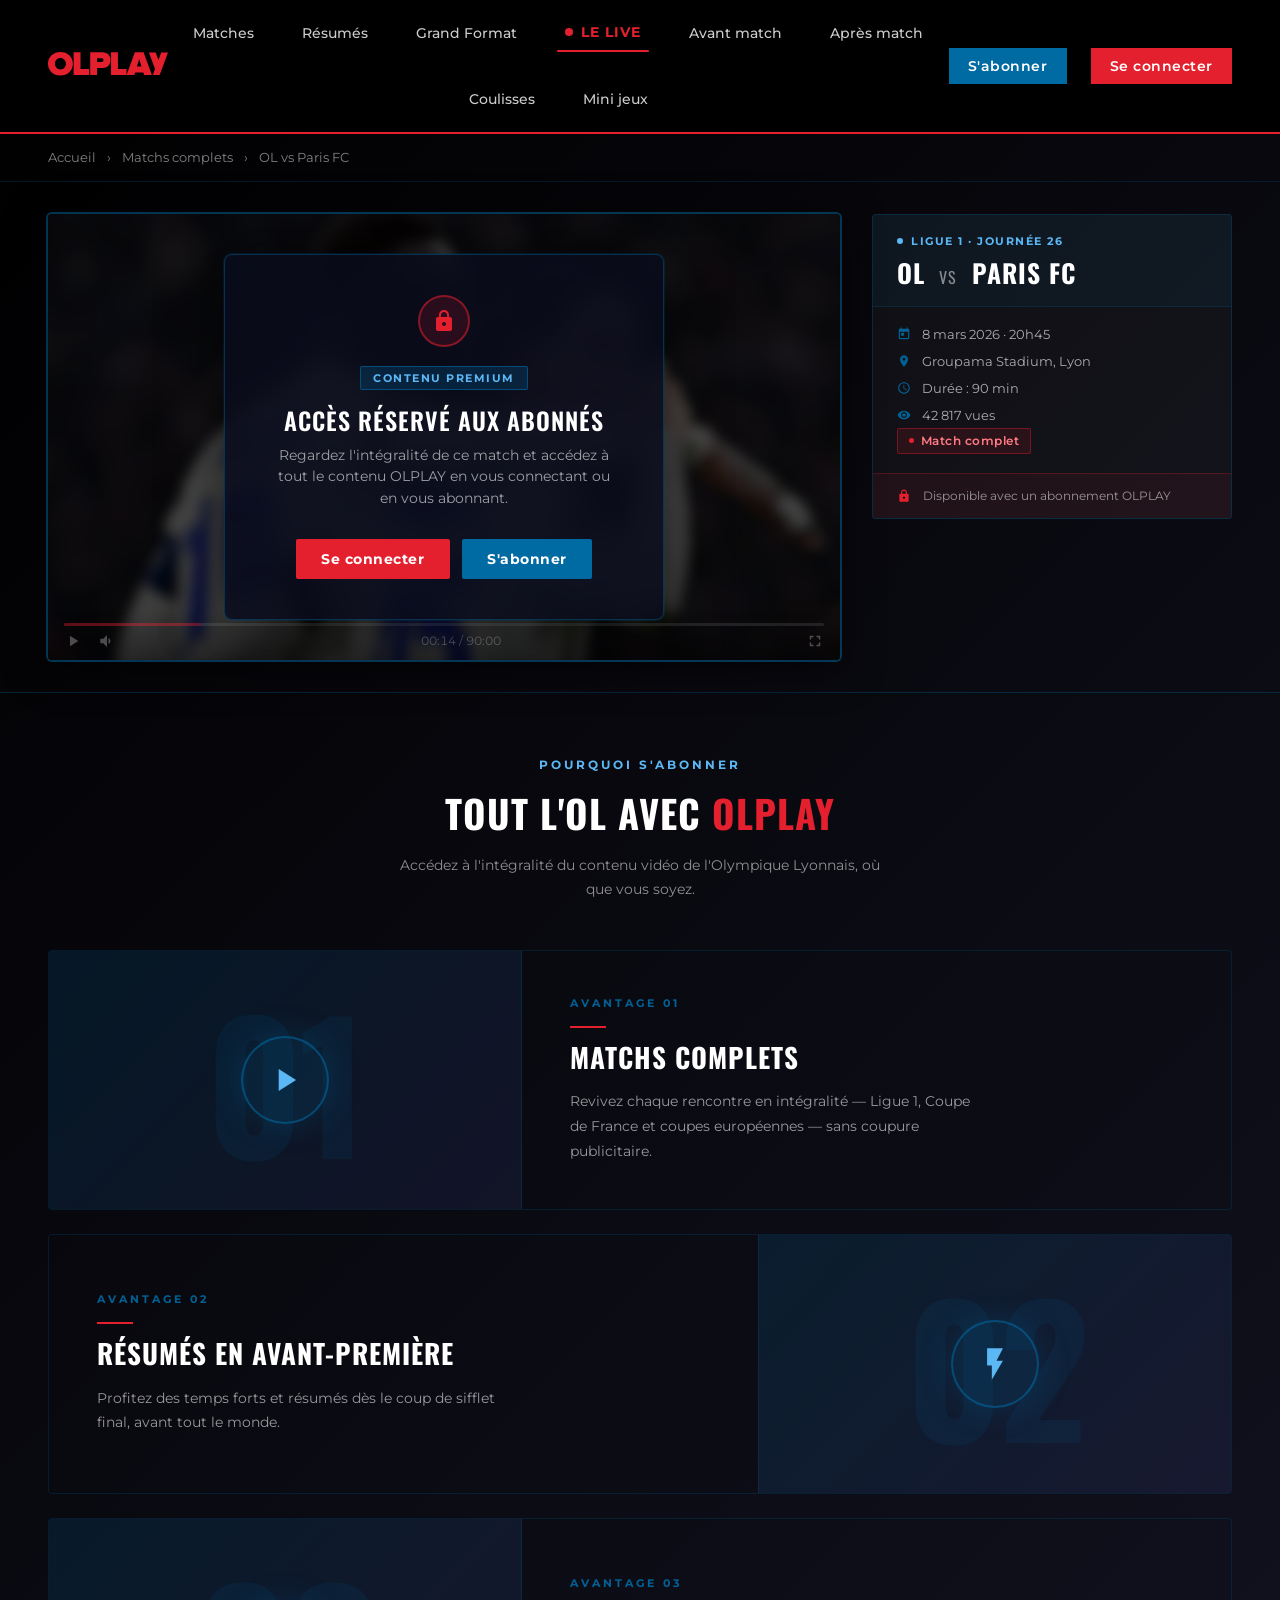
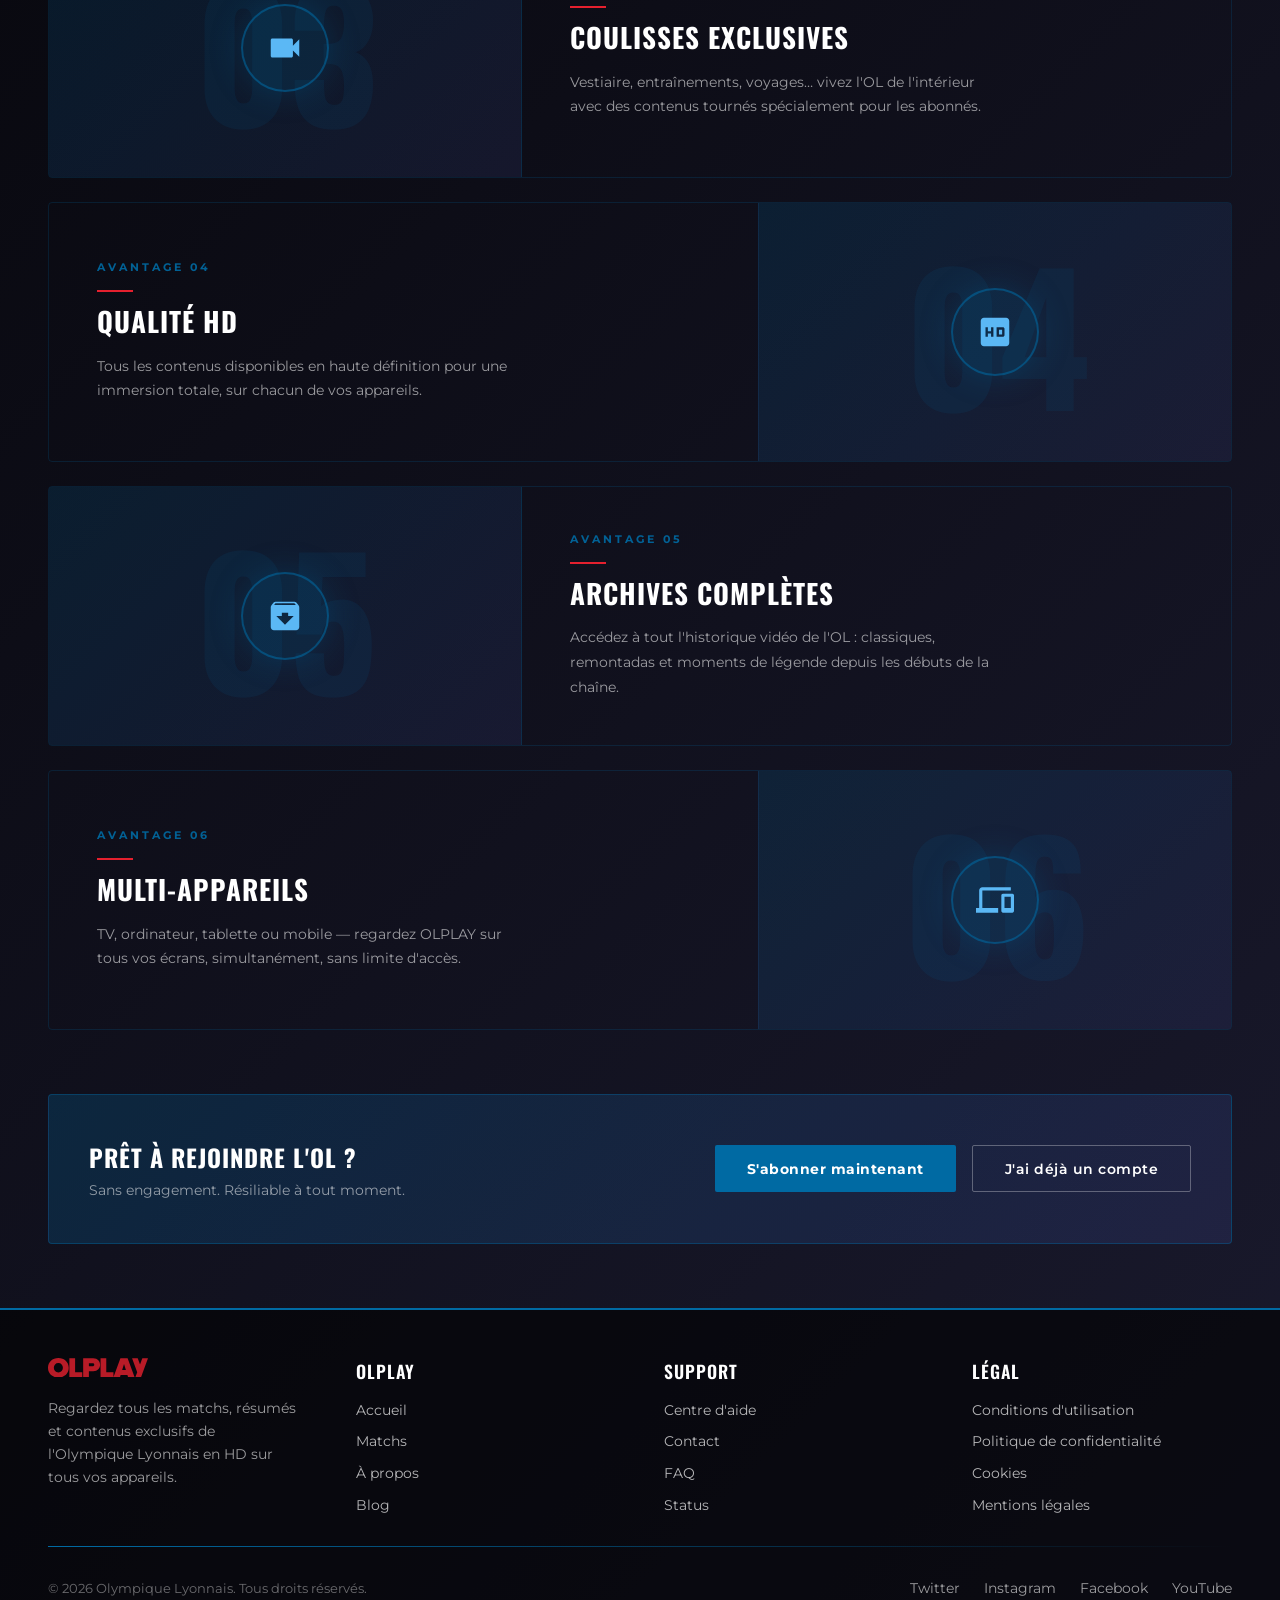
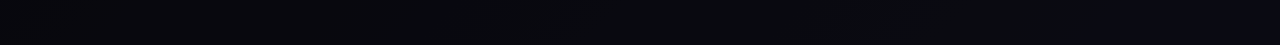
<file: player.html>
<!DOCTYPE html>
<html lang="fr">
<head>
    <meta charset="UTF-8">
    <meta name="viewport" content="width=device-width, initial-scale=1.0">
    <title>OL vs Paris FC — Ligue 1 · OLPLAY</title>
    <link rel="preconnect" href="https://fonts.googleapis.com">
    <link rel="preconnect" href="https://fonts.gstatic.com" crossorigin>
    <link href="https://fonts.googleapis.com/css2?family=Oswald:wght@400;500;600;700&family=Montserrat:wght@300;400;500;600;700&display=swap" rel="stylesheet">
    <link rel="stylesheet" href="css/variables.css">
    <link rel="stylesheet" href="css/common.css">
    <link rel="stylesheet" href="css/player.css">
</head>
<body>

    <!-- ── Navbar ─────────────────────────────────────────── -->
    <nav class="navbar">
        <a href="main.html" class="nav-logo" aria-label="Accueil OLPLAY">
            <svg viewBox="0 0 4395.89 861.47" xmlns="http://www.w3.org/2000/svg">
                <path fill="#E5202E" fill-rule="evenodd" d="m455.69,0C198.49,0,0,174.79,0,430.73s198.49,430.74,455.69,430.74,455.69-174.79,455.69-430.74S712.88,0,455.69,0Zm0,639.22c-121.12,0-199.75-92.4-199.75-208.49s78.63-208.48,199.75-208.48,199.75,92.39,199.75,208.48-78.63,208.49-199.75,208.49ZM4147.18,13.76l-101.31,274.92-101.35-274.92h-248.57l225.63,612-81.39,220.68h249.6L4395.89,13.76h-248.71Zm-3208.34-.06h252.17v613.07h315.9v219.67h-568.07V13.7Zm1051.15,0h-444.44v832.74h252.17v-262.16h192.27c194.78,0,299.62-129.85,299.62-284.66S2184.77,13.7,1989.99,13.7Zm-32.43,350.84h-159.84v-131.11h159.84c42.43,0,76.18,21.24,76.18,66.18s-33.69,64.93-76.18,64.93Zm920.11,478.44L3183.51,13.7h317.09l307.23,832.74h-285.9l-29.98-97.36h-299.63l-29.98,97.36h-852.67V13.7h252.17v613.01h315.83v216.28Zm464.42-582.08l-82.4,268.44h164.8l-82.4-268.44Z"/>
            </svg>
        </a>
        <button class="hamburger" aria-label="Menu">
            <span></span><span></span><span></span>
        </button>

        <div class="nav-menu">
            <ul class="nav-sections">
                <li class="nav-item"><a href="matchs.html">Matches</a></li>
                <li class="nav-item"><a href="resumes.html">Résumés</a></li>
                <li class="nav-item"><a href="grandformat.html">Grand Format</a></li>
                <li class="nav-item"><a href="player.html" class="nav-live-link">LE LIVE</a></li>
                <li class="nav-item"><a href="avantmatch.html">Avant match</a></li>
                <li class="nav-item"><a href="apres.html">Après match</a></li>
                <li class="nav-item"><a href="coulisses.html">Coulisses</a></li>
                <li class="nav-item"><a href="minijeux.html">Mini jeux</a></li>
            </ul>
            <div class="nav-right">
                <button class="nav-subscribe">S'abonner</button>
                <button class="nav-signin">Se connecter</button>
            </div>
        </div>
    </nav>

    <!-- ── Breadcrumb ──────────────────────────────────────── -->
    <div class="breadcrumb">
        <a href="main.html">Accueil</a>
        <span>›</span>
        <a href="#">Matchs complets</a>
        <span>›</span>
        OL vs Paris FC
    </div>

    <!-- ── Player Layout ───────────────────────────────────── -->
    <div class="player-layout">

        <!-- Video + Paywall -->
        <div>
            <div class="video-wrapper">
                <!-- Blurred preview -->
                <div class="video-preview"></div>

                <!-- Fake video controls (locked) -->
                <div class="video-controls-bar">
                    <div class="progress-track">
                        <div class="progress-fill"></div>
                    </div>
                    <div class="controls-row">
                        <!-- Play icon -->
                        <svg class="ctrl-icon" viewBox="0 0 24 24"><path d="M8 5v14l11-7z"/></svg>
                        <!-- Volume icon -->
                        <svg class="ctrl-icon" viewBox="0 0 24 24"><path d="M3 9v6h4l5 5V4L7 9H3zm13.5 3c0-1.77-1.02-3.29-2.5-4.03v8.05c1.48-.73 2.5-2.25 2.5-4.02z"/></svg>
                        <span class="ctrl-time">00:14 / 90:00</span>
                        <!-- Fullscreen icon -->
                        <svg class="ctrl-icon" viewBox="0 0 24 24" style="margin-left:auto"><path d="M7 14H5v5h5v-2H7v-3zm-2-4h2V7h3V5H5v5zm12 7h-3v2h5v-5h-2v3zM14 5v2h3v3h2V5h-5z"/></svg>
                    </div>
                </div>

                <!-- Paywall overlay -->
                <div class="paywall-overlay">
                    <div class="paywall-card">
                        <div class="paywall-lock">
                            <svg viewBox="0 0 24 24"><path d="M18 8h-1V6c0-2.76-2.24-5-5-5S7 3.24 7 6v2H6c-1.1 0-2 .9-2 2v10c0 1.1.9 2 2 2h12c1.1 0 2-.9 2-2V10c0-1.1-.9-2-2-2zm-6 9c-1.1 0-2-.9-2-2s.9-2 2-2 2 .9 2 2-.9 2-2 2zm3.1-9H8.9V6c0-1.71 1.39-3.1 3.1-3.1 1.71 0 3.1 1.39 3.1 3.1v2z"/></svg>
                        </div>
                        <div class="paywall-badge">Contenu Premium</div>
                        <h2 class="paywall-title">Accès réservé aux abonnés</h2>
                        <p class="paywall-subtitle">
                            Regardez l'intégralité de ce match et accédez à tout le contenu OLPLAY en vous connectant ou en vous abonnant.
                        </p>
                        <div class="paywall-actions">
                            <button class="btn-paywall-signin">Se connecter</button>
                            <button class="btn-paywall-subscribe">S'abonner</button>
                        </div>
                    </div>
                </div>
            </div>
        </div>

        <!-- Sidebar -->
        <div class="video-sidebar">
            <div class="video-meta-card">
                <div class="match-header">
                    <div class="match-competition">Ligue 1 · Journée 26</div>
                    <div class="match-title">
                        OL <span class="vs">vs</span> Paris FC
                    </div>
                </div>
                <div class="match-body">
                    <ul class="match-details">
                        <li class="match-detail">
                            <!-- Calendar icon -->
                            <svg class="detail-icon" viewBox="0 0 24 24"><path d="M19 3h-1V1h-2v2H8V1H6v2H5c-1.11 0-2 .9-2 2v14c0 1.1.89 2 2 2h14c1.1 0 2-.9 2-2V5c0-1.1-.9-2-2-2zm0 16H5V8h14v11zM7 10h5v5H7z"/></svg>
                            8 mars 2026 · 20h45
                        </li>
                        <li class="match-detail">
                            <!-- Stadium icon -->
                            <svg class="detail-icon" viewBox="0 0 24 24"><path d="M12 2C8.13 2 5 5.13 5 9c0 5.25 7 13 7 13s7-7.75 7-13c0-3.87-3.13-7-7-7zm0 9.5c-1.38 0-2.5-1.12-2.5-2.5s1.12-2.5 2.5-2.5 2.5 1.12 2.5 2.5-1.12 2.5-2.5 2.5z"/></svg>
                            Groupama Stadium, Lyon
                        </li>
                        <li class="match-detail">
                            <!-- Clock icon -->
                            <svg class="detail-icon" viewBox="0 0 24 24"><path d="M11.99 2C6.47 2 2 6.48 2 12s4.47 10 9.99 10C17.52 22 22 17.52 22 12S17.52 2 11.99 2zM12 20c-4.42 0-8-3.58-8-8s3.58-8 8-8 8 3.58 8 8-3.58 8-8 8zm.5-13H11v6l5.25 3.15.75-1.23-4.5-2.67V7z"/></svg>
                            Durée : 90 min
                        </li>
                        <li class="match-detail">
                            <!-- Eye icon -->
                            <svg class="detail-icon" viewBox="0 0 24 24"><path d="M12 4.5C7 4.5 2.73 7.61 1 12c1.73 4.39 6 7.5 11 7.5s9.27-3.11 11-7.5c-1.73-4.39-6-7.5-11-7.5zM12 17c-2.76 0-5-2.24-5-5s2.24-5 5-5 5 2.24 5 5-2.24 5-5 5zm0-8c-1.66 0-3 1.34-3 3s1.34 3 3 3 3-1.34 3-3-1.34-3-3-3z"/></svg>
                            42 817 vues
                        </li>
                    </ul>
                    <div class="match-type-badge">Match complet</div>
                </div>
                <div class="sidebar-lock-notice">
                    <svg class="sidebar-lock-icon" viewBox="0 0 24 24"><path d="M18 8h-1V6c0-2.76-2.24-5-5-5S7 3.24 7 6v2H6c-1.1 0-2 .9-2 2v10c0 1.1.9 2 2 2h12c1.1 0 2-.9 2-2V10c0-1.1-.9-2-2-2zm-6 9c-1.1 0-2-.9-2-2s.9-2 2-2 2 .9 2 2-.9 2-2 2zm3.1-9H8.9V6c0-1.71 1.39-3.1 3.1-3.1 1.71 0 3.1 1.39 3.1 3.1v2z"/></svg>
                    Disponible avec un abonnement OLPLAY
                </div>
            </div>
        </div>

    </div>

    <!-- ── Benefits Section ────────────────────────────────── -->
    <section class="benefits-section">

        <div class="benefits-header">
            <div class="benefits-eyebrow">Pourquoi s'abonner</div>
            <h2 class="benefits-title">Tout l'OL avec <span>OLPLAY</span></h2>
            <p class="benefits-subtitle">Accédez à l'intégralité du contenu vidéo de l'Olympique Lyonnais, où que vous soyez.</p>
        </div>

        <div class="benefits-list">

            <!-- ── Row 01 : visuel GAUCHE ──────────────────── -->
            <div class="benefit-row benefit-row--left">
                <div class="benefit-visual">
                    <span class="benefit-num">01</span>
                    <div class="benefit-icon-circle">
                        <svg class="benefit-icon-svg" viewBox="0 0 24 24"><path d="M8 5v14l11-7z"/></svg>
                    </div>
                </div>
                <div class="benefit-content">
                    <div class="benefit-step">Avantage 01</div>
                    <h3 class="benefit-row-title">Matchs complets</h3>
                    <p class="benefit-row-desc">Revivez chaque rencontre en intégralité — Ligue 1, Coupe de France et coupes européennes — sans coupure publicitaire.</p>
                </div>
            </div>

            <!-- ── Row 02 : visuel DROITE ───────────────────── -->
            <div class="benefit-row benefit-row--right">
                <div class="benefit-visual">
                    <span class="benefit-num">02</span>
                    <div class="benefit-icon-circle">
                        <svg class="benefit-icon-svg" viewBox="0 0 24 24"><path d="M7 2v11h3v9l7-12h-4l4-8z"/></svg>
                    </div>
                </div>
                <div class="benefit-content">
                    <div class="benefit-step">Avantage 02</div>
                    <h3 class="benefit-row-title">Résumés en avant-première</h3>
                    <p class="benefit-row-desc">Profitez des temps forts et résumés dès le coup de sifflet final, avant tout le monde.</p>
                </div>
            </div>

            <!-- ── Row 03 : visuel GAUCHE ──────────────────── -->
            <div class="benefit-row benefit-row--left">
                <div class="benefit-visual">
                    <span class="benefit-num">03</span>
                    <div class="benefit-icon-circle">
                        <svg class="benefit-icon-svg" viewBox="0 0 24 24"><path d="M17 10.5V7c0-.55-.45-1-1-1H4c-.55 0-1 .45-1 1v10c0 .55.45 1 1 1h12c.55 0 1-.45 1-1v-3.5l4 4v-11l-4 4z"/></svg>
                    </div>
                </div>
                <div class="benefit-content">
                    <div class="benefit-step">Avantage 03</div>
                    <h3 class="benefit-row-title">Coulisses exclusives</h3>
                    <p class="benefit-row-desc">Vestiaire, entraînements, voyages… vivez l'OL de l'intérieur avec des contenus tournés spécialement pour les abonnés.</p>
                </div>
            </div>

            <!-- ── Row 04 : visuel DROITE ───────────────────── -->
            <div class="benefit-row benefit-row--right">
                <div class="benefit-visual">
                    <span class="benefit-num">04</span>
                    <div class="benefit-icon-circle">
                        <svg class="benefit-icon-svg" viewBox="0 0 24 24"><path d="M19 3H5c-1.1 0-2 .9-2 2v14c0 1.1.9 2 2 2h14c1.1 0 2-.9 2-2V5c0-1.1-.9-2-2-2zm-8 12H9.5v-2h-2v2H6V9h1.5v2.5h2V9H11v6zm2-6h4c.55 0 1 .45 1 1v4c0 .55-.45 1-1 1h-4V9zm1.5 4.5h2v-3h-2v3z"/></svg>
                    </div>
                </div>
                <div class="benefit-content">
                    <div class="benefit-step">Avantage 04</div>
                    <h3 class="benefit-row-title">Qualité HD</h3>
                    <p class="benefit-row-desc">Tous les contenus disponibles en haute définition pour une immersion totale, sur chacun de vos appareils.</p>
                </div>
            </div>

            <!-- ── Row 05 : visuel GAUCHE ──────────────────── -->
            <div class="benefit-row benefit-row--left">
                <div class="benefit-visual">
                    <span class="benefit-num">05</span>
                    <div class="benefit-icon-circle">
                        <svg class="benefit-icon-svg" viewBox="0 0 24 24"><path d="M20.54 5.23l-1.39-1.68C18.88 3.21 18.47 3 18 3H6c-.47 0-.88.21-1.16.55L3.46 5.23C3.17 5.57 3 6.02 3 6.5V19c0 1.1.9 2 2 2h14c1.1 0 2-.9 2-2V6.5c0-.48-.17-.93-.46-1.27zM12 17.5L6.5 12H10v-2h4v2h3.5L12 17.5zM5.12 5l.81-1h12l.94 1H5.12z"/></svg>
                    </div>
                </div>
                <div class="benefit-content">
                    <div class="benefit-step">Avantage 05</div>
                    <h3 class="benefit-row-title">Archives complètes</h3>
                    <p class="benefit-row-desc">Accédez à tout l'historique vidéo de l'OL : classiques, remontadas et moments de légende depuis les débuts de la chaîne.</p>
                </div>
            </div>

            <!-- ── Row 06 : visuel DROITE ───────────────────── -->
            <div class="benefit-row benefit-row--right">
                <div class="benefit-visual">
                    <span class="benefit-num">06</span>
                    <div class="benefit-icon-circle">
                        <svg class="benefit-icon-svg" viewBox="0 0 24 24"><path d="M4 6h18V4H4c-1.1 0-2 .9-2 2v11H0v3h14v-3H4V6zm19 2h-6c-.55 0-1 .45-1 1v10c0 .55.45 1 1 1h6c.55 0 1-.45 1-1V9c0-.55-.45-1-1-1zm-1 9h-4v-7h4v7z"/></svg>
                    </div>
                </div>
                <div class="benefit-content">
                    <div class="benefit-step">Avantage 06</div>
                    <h3 class="benefit-row-title">Multi-appareils</h3>
                    <p class="benefit-row-desc">TV, ordinateur, tablette ou mobile — regardez OLPLAY sur tous vos écrans, simultanément, sans limite d'accès.</p>
                </div>
            </div>

        </div>

        <!-- CTA Banner -->
        <div class="cta-banner">
            <div class="cta-banner-text">
                <div class="cta-banner-title">Prêt à rejoindre l'OL ?</div>
                <div class="cta-banner-sub">Sans engagement. Résiliable à tout moment.</div>
            </div>
            <div class="cta-banner-actions">
                <button class="btn-cta-subscribe">S'abonner maintenant</button>
                <button class="btn-cta-signin">J'ai déjà un compte</button>
            </div>
        </div>

    </section>

    <!-- ── Footer ─────────────────────────────────────────── -->
    <footer>
        <div class="footer-wrapper">
            <div class="footer-grid">
                <!-- Logo & Description -->
                <div class="footer-col footer-logo-section">
                    <div class="footer-logo">
                        <svg viewBox="0 0 4395.89 861.47" xmlns="http://www.w3.org/2000/svg">
                            <path fill="#E5202E" fill-rule="evenodd" d="m455.69,0C198.49,0,0,174.79,0,430.73s198.49,430.74,455.69,430.74,455.69-174.79,455.69-430.74S712.88,0,455.69,0Zm0,639.22c-121.12,0-199.75-92.4-199.75-208.49s78.63-208.48,199.75-208.48,199.75,92.39,199.75,208.48-78.63,208.49-199.75,208.49ZM4147.18,13.76l-101.31,274.92-101.35-274.92h-248.57l225.63,612-81.39,220.68h249.6L4395.89,13.76h-248.71Zm-3208.34-.06h252.17v613.07h315.9v219.67h-568.07V13.7Zm1051.15,0h-444.44v832.74h252.17v-262.16h192.27c194.78,0,299.62-129.85,299.62-284.66S2184.77,13.7,1989.99,13.7Zm-32.43,350.84h-159.84v-131.11h159.84c42.43,0,76.18,21.24,76.18,66.18s-33.69,64.93-76.18,64.93Zm920.11,478.44L3183.51,13.7h317.09l307.23,832.74h-285.9l-29.98-97.36h-299.63l-29.98,97.36h-852.67V13.7h252.17v613.01h315.83v216.28Zm464.42-582.08l-82.4,268.44h164.8l-82.4-268.44Z"/>
                        </svg>
                    </div>
                    <p class="footer-desc">Regardez tous les matchs, résumés et contenus exclusifs de l'Olympique Lyonnais en HD sur tous vos appareils.</p>
                </div>

                <!-- OLPLAY Links -->
                <div class="footer-col">
                    <h4>OLPLAY</h4>
                    <ul>
                        <li><a href="main.html">Accueil</a></li>
                        <li><a href="matchs.html">Matchs</a></li>
                        <li><a href="#">À propos</a></li>
                        <li><a href="#">Blog</a></li>
                    </ul>
                </div>

                <!-- Support Links -->
                <div class="footer-col">
                    <h4>Support</h4>
                    <ul>
                        <li><a href="#">Centre d'aide</a></li>
                        <li><a href="#">Contact</a></li>
                        <li><a href="#">FAQ</a></li>
                        <li><a href="#">Status</a></li>
                    </ul>
                </div>

                <!-- Legal Links -->
                <div class="footer-col">
                    <h4>Légal</h4>
                    <ul>
                        <li><a href="#">Conditions d'utilisation</a></li>
                        <li><a href="#">Politique de confidentialité</a></li>
                        <li><a href="#">Cookies</a></li>
                        <li><a href="#">Mentions légales</a></li>
                    </ul>
                </div>
            </div>

            <div class="footer-divider"></div>

            <div class="footer-bottom">
                <div class="footer-copy">© 2026 Olympique Lyonnais. Tous droits réservés.</div>
                <div class="footer-socials">
                    <a href="#" class="footer-social-link">Twitter</a>
                    <a href="#" class="footer-social-link">Instagram</a>
                    <a href="#" class="footer-social-link">Facebook</a>
                    <a href="#" class="footer-social-link">YouTube</a>
                </div>
            </div>
        </div>
    </footer>

    <script src="js/config.js"></script>
    <script src="js/components/navbar.js"></script>
    <script src="js/player.js"></script>
    <script src="js/cursor.js"></script>

</body>
</html>
</file>
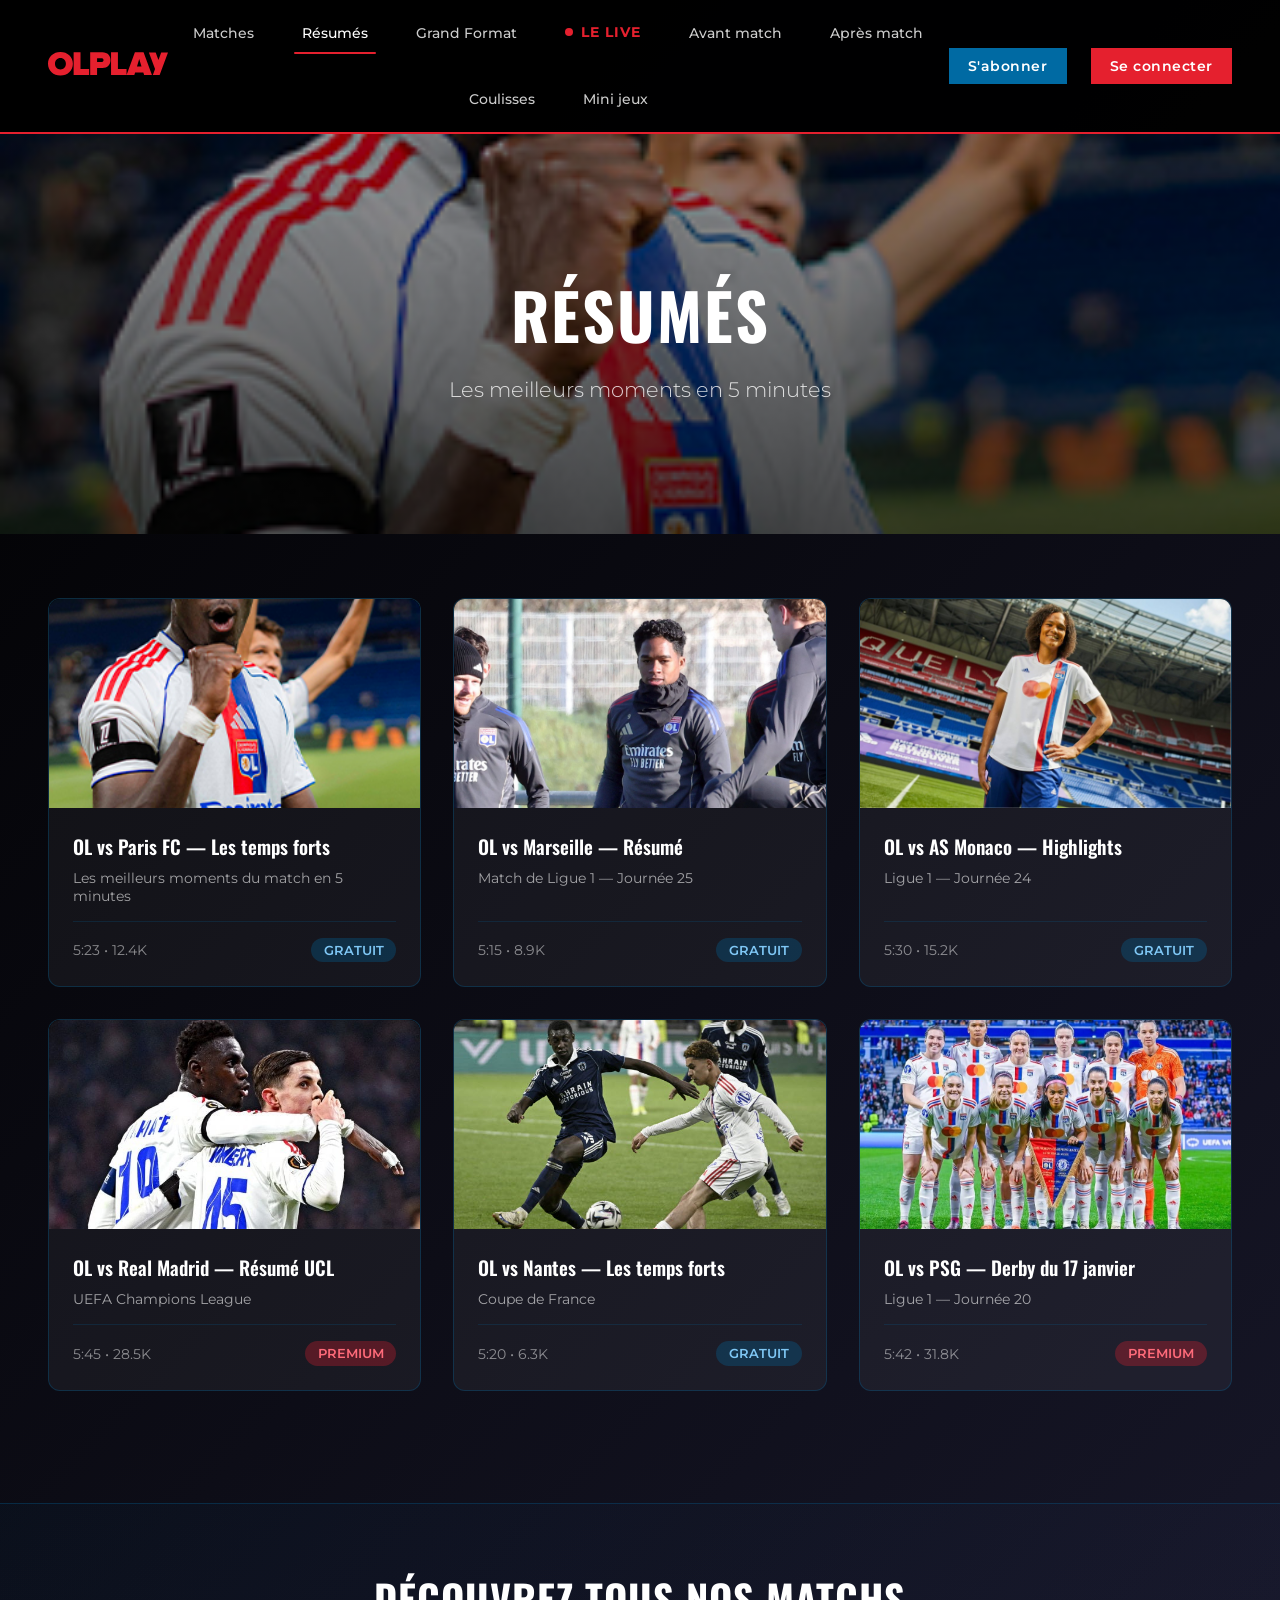
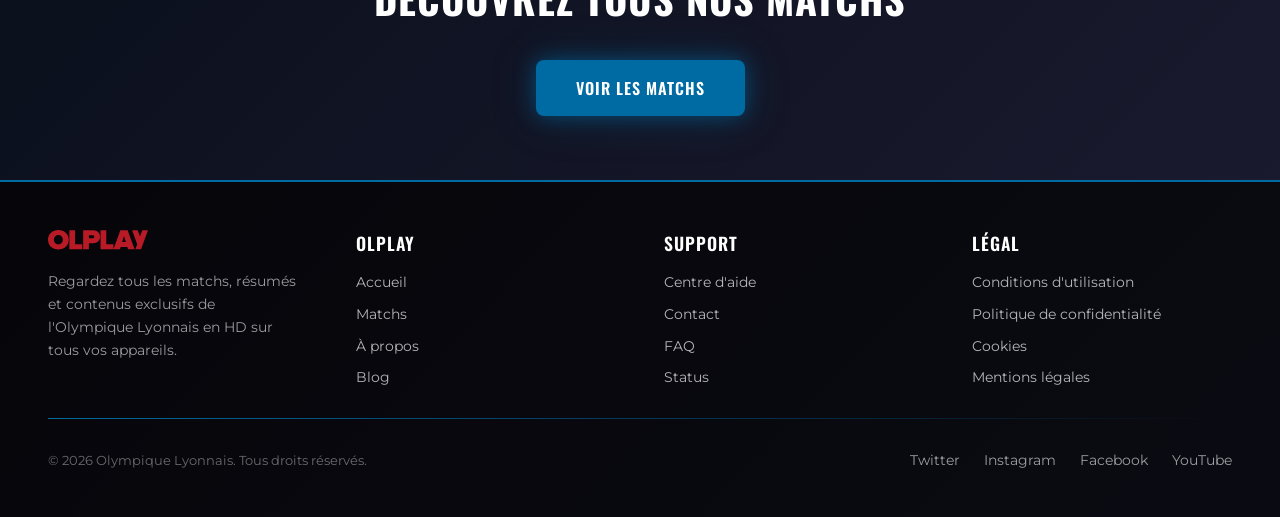
<file: resumes.html>
<!DOCTYPE html>
<html lang="fr">
<head>
    <meta charset="UTF-8">
    <meta name="viewport" content="width=device-width, initial-scale=1.0">
    <title>Résumés - OLPLAY</title>
    <link rel="preconnect" href="https://fonts.googleapis.com">
    <link rel="preconnect" href="https://fonts.gstatic.com" crossorigin>
    <link href="https://fonts.googleapis.com/css2?family=Oswald:wght@400;500;600;700&family=Montserrat:wght@300;400;500;600;700&display=swap" rel="stylesheet">
    <link rel="stylesheet" href="css/variables.css">
    <link rel="stylesheet" href="css/common.css">
    <link rel="stylesheet" href="css/category.css">
</head>
<body>
    <nav class="navbar">
        <a href="main.html" class="nav-logo">
            <svg viewBox="0 0 4395.89 861.47" xmlns="http://www.w3.org/2000/svg">
                <path class="logo-path" fill="#E5202E" fill-rule="evenodd" d="m455.69,0C198.49,0,0,174.79,0,430.73s198.49,430.74,455.69,430.74,455.69-174.79,455.69-430.74S712.88,0,455.69,0Zm0,639.22c-121.12,0-199.75-92.4-199.75-208.49s78.63-208.48,199.75-208.48,199.75,92.39,199.75,208.48-78.63,208.49-199.75,208.49ZM4147.18,13.76l-101.31,274.92-101.35-274.92h-248.57l225.63,612-81.39,220.68h249.6L4395.89,13.76h-248.71Zm-3208.34-.06h252.17v613.07h315.9v219.67h-568.07V13.7Zm1051.15,0h-444.44v832.74h252.17v-262.16h192.27c194.78,0,299.62-129.85,299.62-284.66S2184.77,13.7,1989.99,13.7Zm-32.43,350.84h-159.84v-131.11h159.84c42.43,0,76.18,21.24,76.18,66.18s-33.69,64.93-76.18,64.93Zm920.11,478.44L3183.51,13.7h317.09l307.23,832.74h-285.9l-29.98-97.36h-299.63l-29.98,97.36h-852.67V13.7h252.17v613.01h315.83v216.28Zm464.42-582.08l-82.4,268.44h164.8l-82.4-268.44Z"/>
            </svg>
        </a>
        <button class="hamburger" aria-label="Menu">
            <span></span><span></span><span></span>
        </button>
        <div class="nav-menu">
            <ul class="nav-sections">
                <li class="nav-item"><a href="matchs.html">Matches</a></li>
                <li class="nav-item"><a href="resumes.html">Résumés</a></li>
                <li class="nav-item"><a href="grandformat.html">Grand Format</a></li>
                <li class="nav-item nav-live-item"><a href="player.html" class="nav-live-link">LE LIVE</a></li>
                <li class="nav-item"><a href="avantmatch.html">Avant match</a></li>
                <li class="nav-item"><a href="apres.html">Après match</a></li>
                <li class="nav-item"><a href="coulisses.html">Coulisses</a></li>
                <li class="nav-item"><a href="minijeux.html">Mini jeux</a></li>
            </ul>
            <div class="nav-right">
                <button class="nav-subscribe">S'abonner</button>
                <button class="nav-signin">Se connecter</button>
            </div>
        </div>
    </nav>

    <!-- Hero Section -->
    <div class="category-hero">
        <div class="hero-content">
            <h1>Résumés</h1>
            <p>Les meilleurs moments en 5 minutes</p>
        </div>
        <div class="hero-background">
            <img src="images/Niakhate.jpg" alt="Résumés" class="hero-img">
            <div class="hero-overlay"></div>
        </div>
    </div>

    <!-- Content Section -->
    <div class="content-wrapper">
        <div class="category-grid" id="contentGrid">
            <!-- Videos will be rendered here by JavaScript -->
        </div>
    </div>

    <!-- CTA Section -->
    <div class="cta-section">
        <h2>Découvrez tous nos matchs</h2>
        <a href="matchs.html" class="btn-primary">VOIR LES MATCHS</a>
    </div>

    <!-- ── Footer ─────────────────────────────────────────────── -->
    <footer>
        <div class="footer-wrapper">
            <div class="footer-grid">
                <!-- Logo & Description -->
                <div class="footer-col footer-logo-section">
                    <div class="footer-logo">
                        <svg viewBox="0 0 4395.89 861.47" xmlns="http://www.w3.org/2000/svg">
                            <path fill="#E5202E" fill-rule="evenodd" d="m455.69,0C198.49,0,0,174.79,0,430.73s198.49,430.74,455.69,430.74,455.69-174.79,455.69-430.74S712.88,0,455.69,0Zm0,639.22c-121.12,0-199.75-92.4-199.75-208.49s78.63-208.48,199.75-208.48,199.75,92.39,199.75,208.48-78.63,208.49-199.75,208.49ZM4147.18,13.76l-101.31,274.92-101.35-274.92h-248.57l225.63,612-81.39,220.68h249.6L4395.89,13.76h-248.71Zm-3208.34-.06h252.17v613.07h315.9v219.67h-568.07V13.7Zm1051.15,0h-444.44v832.74h252.17v-262.16h192.27c194.78,0,299.62-129.85,299.62-284.66S2184.77,13.7,1989.99,13.7Zm-32.43,350.84h-159.84v-131.11h159.84c42.43,0,76.18,21.24,76.18,66.18s-33.69,64.93-76.18,64.93Zm920.11,478.44L3183.51,13.7h317.09l307.23,832.74h-285.9l-29.98-97.36h-299.63l-29.98,97.36h-852.67V13.7h252.17v613.01h315.83v216.28Zm464.42-582.08l-82.4,268.44h164.8l-82.4-268.44Z"/>
                        </svg>
                    </div>
                    <p class="footer-desc">Regardez tous les matchs, résumés et contenus exclusifs de l'Olympique Lyonnais en HD sur tous vos appareils.</p>
                </div>

                <!-- OLPLAY Links -->
                <div class="footer-col">
                    <h4>OLPLAY</h4>
                    <ul>
                        <li><a href="main.html">Accueil</a></li>
                        <li><a href="matchs.html">Matchs</a></li>
                        <li><a href="#">À propos</a></li>
                        <li><a href="#">Blog</a></li>
                    </ul>
                </div>

                <!-- Support Links -->
                <div class="footer-col">
                    <h4>Support</h4>
                    <ul>
                        <li><a href="#">Centre d'aide</a></li>
                        <li><a href="#">Contact</a></li>
                        <li><a href="#">FAQ</a></li>
                        <li><a href="#">Status</a></li>
                    </ul>
                </div>

                <!-- Legal Links -->
                <div class="footer-col">
                    <h4>Légal</h4>
                    <ul>
                        <li><a href="#">Conditions d'utilisation</a></li>
                        <li><a href="#">Politique de confidentialité</a></li>
                        <li><a href="#">Cookies</a></li>
                        <li><a href="#">Mentions légales</a></li>
                    </ul>
                </div>
            </div>

            <div class="footer-divider"></div>

            <div class="footer-bottom">
                <div class="footer-copy">© 2026 Olympique Lyonnais. Tous droits réservés.</div>
                <div class="footer-socials">
                    <a href="#" class="footer-social-link">Twitter</a>
                    <a href="#" class="footer-social-link">Instagram</a>
                    <a href="#" class="footer-social-link">Facebook</a>
                    <a href="#" class="footer-social-link">YouTube</a>
                </div>
            </div>
        </div>
    </footer>

    <script src="js/config.js"></script>
    <script src="js/components/navbar.js"></script>
    <script src="js/category.js"></script>
    <script src="js/cursor.js"></script>
</body>
</html>
</file>
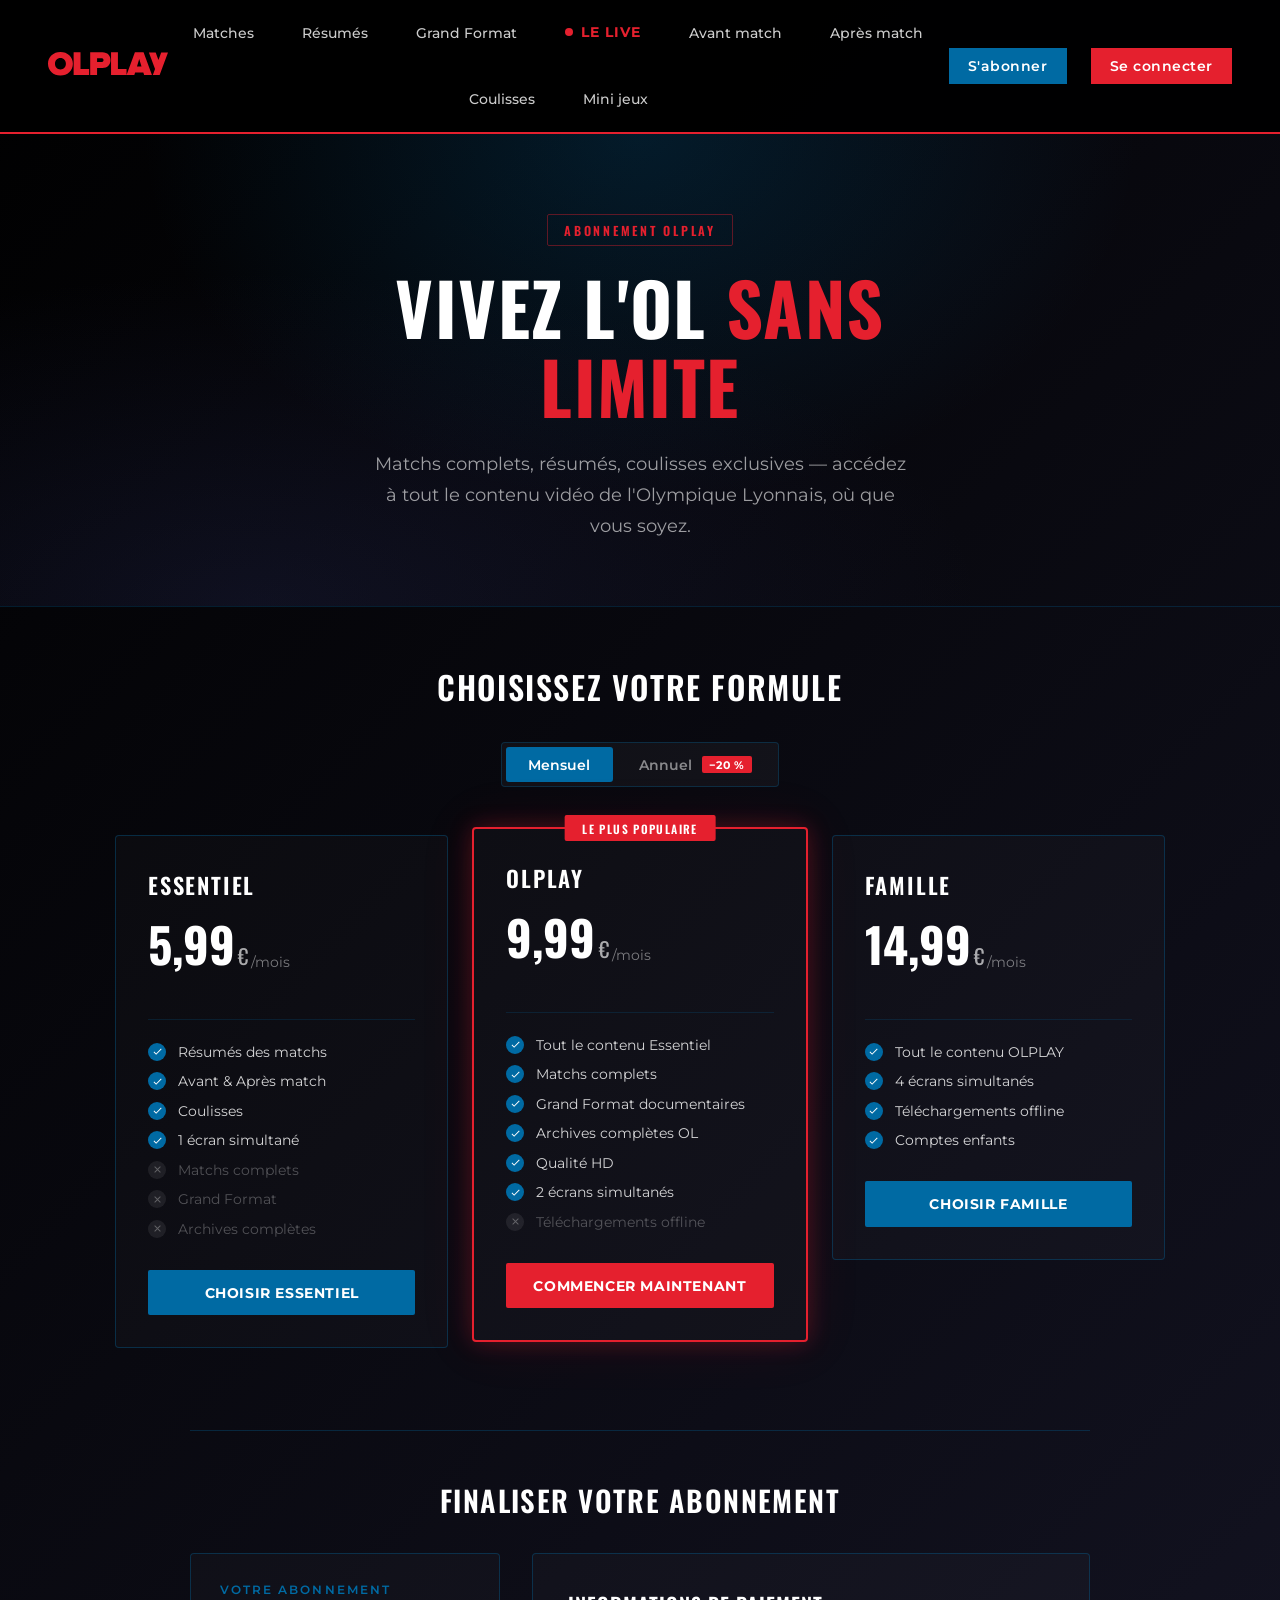
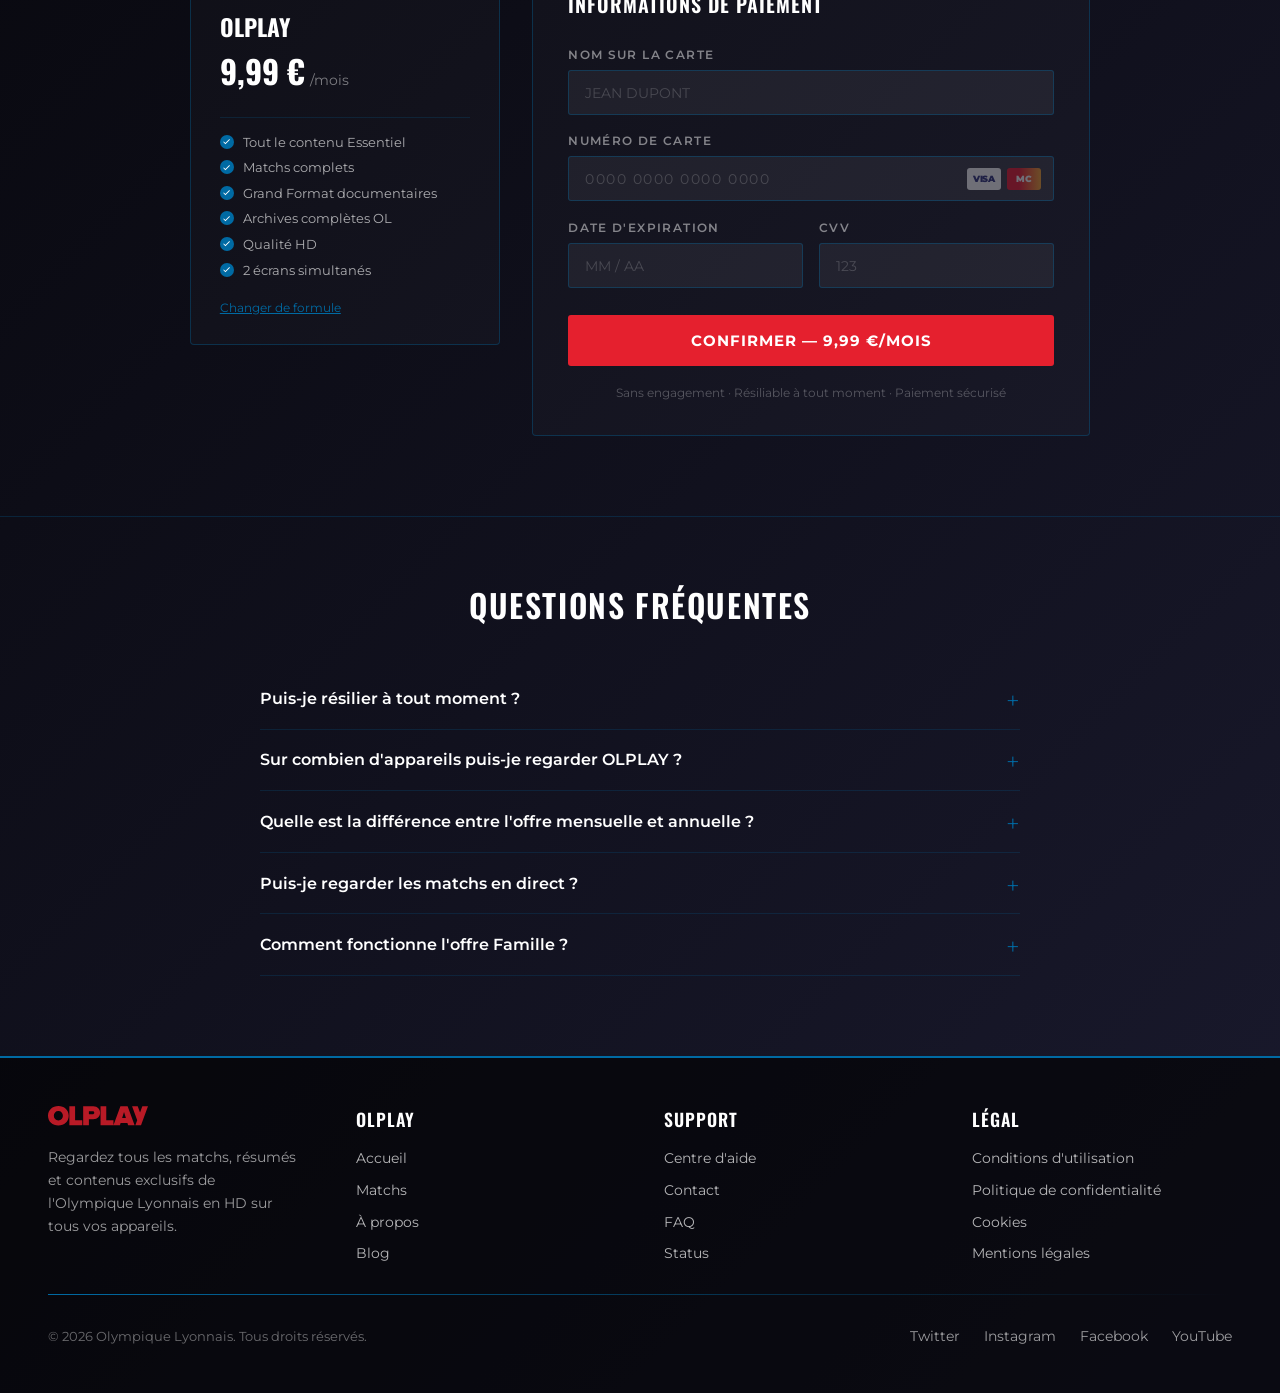
<file: subscribe.html>
<!DOCTYPE html>
<html lang="fr">
<head>
    <meta charset="UTF-8">
    <meta name="viewport" content="width=device-width, initial-scale=1.0">
    <title>S'abonner à OLPLAY — Olympique Lyonnais</title>
    <link rel="preconnect" href="https://fonts.googleapis.com">
    <link rel="preconnect" href="https://fonts.gstatic.com" crossorigin>
    <link href="https://fonts.googleapis.com/css2?family=Oswald:wght@400;500;600;700&family=Montserrat:wght@300;400;500;600;700&display=swap" rel="stylesheet">
    <link rel="stylesheet" href="css/variables.css">
    <link rel="stylesheet" href="css/common.css">
    <link rel="stylesheet" href="css/subscribe.css">
</head>
<body>

    <!-- ── Navbar ─────────────────────────────────────────────── -->
    <nav class="navbar">
        <a href="main.html" class="nav-logo" aria-label="Accueil OLPLAY">
            <svg viewBox="0 0 4395.89 861.47" xmlns="http://www.w3.org/2000/svg">
                <path fill="#E5202E" fill-rule="evenodd" d="m455.69,0C198.49,0,0,174.79,0,430.73s198.49,430.74,455.69,430.74,455.69-174.79,455.69-430.74S712.88,0,455.69,0Zm0,639.22c-121.12,0-199.75-92.4-199.75-208.49s78.63-208.48,199.75-208.48,199.75,92.39,199.75,208.48-78.63,208.49-199.75,208.49ZM4147.18,13.76l-101.31,274.92-101.35-274.92h-248.57l225.63,612-81.39,220.68h249.6L4395.89,13.76h-248.71Zm-3208.34-.06h252.17v613.07h315.9v219.67h-568.07V13.7Zm1051.15,0h-444.44v832.74h252.17v-262.16h192.27c194.78,0,299.62-129.85,299.62-284.66S2184.77,13.7,1989.99,13.7Zm-32.43,350.84h-159.84v-131.11h159.84c42.43,0,76.18,21.24,76.18,66.18s-33.69,64.93-76.18,64.93Zm920.11,478.44L3183.51,13.7h317.09l307.23,832.74h-285.9l-29.98-97.36h-299.63l-29.98,97.36h-852.67V13.7h252.17v613.01h315.83v216.28Zm464.42-582.08l-82.4,268.44h164.8l-82.4-268.44Z"/>
            </svg>
        </a>
        <button class="hamburger" aria-label="Menu">
            <span></span><span></span><span></span>
        </button>
        <div class="nav-menu">
            <ul class="nav-sections">
                <li class="nav-item"><a href="matchs.html">Matches</a></li>
                <li class="nav-item"><a href="resumes.html">Résumés</a></li>
                <li class="nav-item"><a href="grandformat.html">Grand Format</a></li>
                <li class="nav-item"><a href="player.html" class="nav-live-link">LE LIVE</a></li>
                <li class="nav-item"><a href="avantmatch.html">Avant match</a></li>
                <li class="nav-item"><a href="apres.html">Après match</a></li>
                <li class="nav-item"><a href="coulisses.html">Coulisses</a></li>
                <li class="nav-item"><a href="minijeux.html">Mini jeux</a></li>
            </ul>
            <div class="nav-right">
                <button class="nav-subscribe">S'abonner</button>
                <button class="nav-signin">Se connecter</button>
            </div>
        </div>
    </nav>

    <!-- ── Hero ───────────────────────────────────────────────── -->
    <section class="sub-hero">
        <div class="sub-hero-inner">
            <span class="sub-eyebrow">Abonnement OLPLAY</span>
            <h1 class="sub-hero-title">Vivez l'OL <span>sans limite</span></h1>
            <p class="sub-hero-subtitle">
                Matchs complets, résumés, coulisses exclusives — accédez à tout le
                contenu vidéo de l'Olympique Lyonnais, où que vous soyez.
            </p>
        </div>
    </section>

    <!-- ── Plans ──────────────────────────────────────────────── -->
    <section class="plans-section">
        <div class="plans-header">
            <h2>Choisissez votre formule</h2>
            <div class="plans-toggle">
                <button class="toggle-btn active" data-period="monthly">Mensuel</button>
                <button class="toggle-btn" data-period="annual">
                    Annuel <span class="toggle-badge">−20&nbsp;%</span>
                </button>
            </div>
        </div>

        <div class="plans-grid">

            <!-- ── Essentiel ──────────────────────────────────── -->
            <div class="plan-card" data-plan="essentiel">
                <div class="plan-name">Essentiel</div>
                <div class="plan-price">
                    <span class="plan-amount">5,99</span>
                    <span class="plan-currency">€</span>
                    <span class="plan-period">/mois</span>
                </div>
                <div class="plan-annual-note"></div>
                <hr class="plan-divider">
                <ul class="plan-features">
                    <li class="plan-feature plan-feature--in">Résumés des matchs</li>
                    <li class="plan-feature plan-feature--in">Avant &amp; Après match</li>
                    <li class="plan-feature plan-feature--in">Coulisses</li>
                    <li class="plan-feature plan-feature--in">1 écran simultané</li>
                    <li class="plan-feature plan-feature--out">Matchs complets</li>
                    <li class="plan-feature plan-feature--out">Grand Format</li>
                    <li class="plan-feature plan-feature--out">Archives complètes</li>
                </ul>
                <button class="plan-cta" data-plan="essentiel">Choisir Essentiel</button>
            </div>

            <!-- ── OLPLAY (featured) ───────────────────────────── -->
            <div class="plan-card plan-card--featured" data-plan="olplay">
                <div class="plan-popular">Le plus populaire</div>
                <div class="plan-name">OLPLAY</div>
                <div class="plan-price">
                    <span class="plan-amount">9,99</span>
                    <span class="plan-currency">€</span>
                    <span class="plan-period">/mois</span>
                </div>
                <div class="plan-annual-note"></div>
                <hr class="plan-divider">
                <ul class="plan-features">
                    <li class="plan-feature plan-feature--in">Tout le contenu Essentiel</li>
                    <li class="plan-feature plan-feature--in">Matchs complets</li>
                    <li class="plan-feature plan-feature--in">Grand Format documentaires</li>
                    <li class="plan-feature plan-feature--in">Archives complètes OL</li>
                    <li class="plan-feature plan-feature--in">Qualité HD</li>
                    <li class="plan-feature plan-feature--in">2 écrans simultanés</li>
                    <li class="plan-feature plan-feature--out">Téléchargements offline</li>
                </ul>
                <button class="plan-cta plan-cta--featured" data-plan="olplay">Commencer maintenant</button>
            </div>

            <!-- ── Famille ────────────────────────────────────── -->
            <div class="plan-card" data-plan="famille">
                <div class="plan-name">Famille</div>
                <div class="plan-price">
                    <span class="plan-amount">14,99</span>
                    <span class="plan-currency">€</span>
                    <span class="plan-period">/mois</span>
                </div>
                <div class="plan-annual-note"></div>
                <hr class="plan-divider">
                <ul class="plan-features">
                    <li class="plan-feature plan-feature--in">Tout le contenu OLPLAY</li>
                    <li class="plan-feature plan-feature--in">4 écrans simultanés</li>
                    <li class="plan-feature plan-feature--in">Téléchargements offline</li>
                    <li class="plan-feature plan-feature--in">Comptes enfants</li>
                </ul>
                <button class="plan-cta" data-plan="famille">Choisir Famille</button>
            </div>

        </div>
    </section>

    <!-- ── Checkout ───────────────────────────────────────────── -->
    <section class="checkout-section" id="checkout">
        <hr class="checkout-separator">
        <h2 class="checkout-heading">Finaliser votre abonnement</h2>

        <div class="checkout-inner">

            <!-- Order summary -->
            <div class="checkout-summary">
                <div class="checkout-summary-label">Votre abonnement</div>
                <div class="checkout-summary-plan">OLPLAY</div>
                <div class="checkout-summary-price">
                    <span class="price-amount">9,99&nbsp;€</span>
                    <span class="price-period">/mois</span>
                </div>
                <hr class="checkout-summary-divider">
                <ul class="checkout-summary-features">
                    <li class="checkout-summary-feature">Tout le contenu Essentiel</li>
                    <li class="checkout-summary-feature">Matchs complets</li>
                    <li class="checkout-summary-feature">Grand Format documentaires</li>
                    <li class="checkout-summary-feature">Archives complètes OL</li>
                    <li class="checkout-summary-feature">Qualité HD</li>
                    <li class="checkout-summary-feature">2 écrans simultanés</li>
                </ul>
                <button class="checkout-change-plan">Changer de formule</button>
            </div>

            <!-- Payment form -->
            <div class="checkout-form-wrap">
                <h3 class="checkout-title">Informations de paiement</h3>

                <form class="checkout-form" id="checkout-form" novalidate>

                    <div class="form-field">
                        <label for="card-name">Nom sur la carte</label>
                        <input
                            class="form-input"
                            type="text"
                            id="card-name"
                            placeholder="JEAN DUPONT"
                            autocomplete="cc-name"
                        >
                    </div>

                    <div class="form-field">
                        <label for="card-number">Numéro de carte</label>
                        <div class="card-input-wrap">
                            <input
                                class="form-input"
                                type="text"
                                id="card-number"
                                placeholder="0000&nbsp;0000&nbsp;0000&nbsp;0000"
                                inputmode="numeric"
                                autocomplete="cc-number"
                                maxlength="19"
                            >
                            <div class="card-type-icons">
                                <div class="card-icon visa">VISA</div>
                                <div class="card-icon mc">MC</div>
                            </div>
                        </div>
                    </div>

                    <div class="form-row">
                        <div class="form-field">
                            <label for="card-expiry">Date d'expiration</label>
                            <input
                                class="form-input"
                                type="text"
                                id="card-expiry"
                                placeholder="MM / AA"
                                inputmode="numeric"
                                autocomplete="cc-exp"
                                maxlength="7"
                            >
                        </div>
                        <div class="form-field">
                            <label for="card-cvv">CVV</label>
                            <input
                                class="form-input"
                                type="text"
                                id="card-cvv"
                                placeholder="123"
                                inputmode="numeric"
                                autocomplete="cc-csc"
                                maxlength="4"
                            >
                        </div>
                    </div>

                    <button type="submit" class="checkout-submit">
                        Confirmer — 9,99&nbsp;€/mois
                    </button>
                    <p class="checkout-legal">
                        Sans engagement · Résiliable à tout moment · Paiement sécurisé
                    </p>

                </form>

                <!-- Success state (hidden until submit) -->
                <div class="checkout-success" id="checkout-success">
                    <div class="success-icon">✓</div>
                    <h2 class="success-title">Bienvenue sur OLPLAY&nbsp;!</h2>
                    <p class="success-subtitle">
                        Votre abonnement est actif. Profitez de tout le contenu de<br>
                        l'Olympique Lyonnais, où que vous soyez.
                    </p>
                    <a href="main.html" class="success-btn">Explorer le contenu</a>
                </div>

            </div>
        </div>
    </section>

    <!-- ── FAQ ────────────────────────────────────────────────── -->
    <section class="faq-section">
        <div class="faq-inner">
            <h2>Questions fréquentes</h2>
            <div class="faq-list">

                <div class="faq-item">
                    <button class="faq-question">Puis-je résilier à tout moment ?</button>
                    <div class="faq-answer">
                        <p>Oui, vous pouvez résilier votre abonnement à tout moment depuis votre espace compte, sans frais ni pénalité. L'accès reste actif jusqu'à la fin de la période déjà facturée.</p>
                    </div>
                </div>

                <div class="faq-item">
                    <button class="faq-question">Sur combien d'appareils puis-je regarder OLPLAY ?</button>
                    <div class="faq-answer">
                        <p>Cela dépend de votre formule : Essentiel permet 1 écran simultané, OLPLAY en permet 2, et Famille jusqu'à 4. OLPLAY est compatible TV, ordinateur, tablette et smartphone.</p>
                    </div>
                </div>

                <div class="faq-item">
                    <button class="faq-question">Quelle est la différence entre l'offre mensuelle et annuelle ?</button>
                    <div class="faq-answer">
                        <p>Le contenu est identique. L'offre annuelle est facturée en une fois et vous permet d'économiser 20&nbsp;% par rapport à 12 mois d'abonnement mensuel. Elle est idéale si vous suivez l'OL toute la saison.</p>
                    </div>
                </div>

                <div class="faq-item">
                    <button class="faq-question">Puis-je regarder les matchs en direct ?</button>
                    <div class="faq-answer">
                        <p>OLPLAY propose des replays intégraux, des résumés et des contenus exclusifs en coulisses. Pour les diffusions en direct, consultez l'onglet LE LIVE disponible lors des jours de match.</p>
                    </div>
                </div>

                <div class="faq-item">
                    <button class="faq-question">Comment fonctionne l'offre Famille ?</button>
                    <div class="faq-answer">
                        <p>L'offre Famille permet à jusqu'à 4 membres du foyer de se connecter simultanément avec leurs propres profils. Elle inclut également des téléchargements offline et des comptes adaptés aux enfants.</p>
                    </div>
                </div>

            </div>
        </div>
    </section>

    <!-- ── Footer ─────────────────────────────────────────────── -->
    <footer>
        <div class="footer-wrapper">
            <div class="footer-grid">
                <!-- Logo & Description -->
                <div class="footer-col footer-logo-section">
                    <div class="footer-logo">
                        <svg viewBox="0 0 4395.89 861.47" xmlns="http://www.w3.org/2000/svg">
                            <path fill="#E5202E" fill-rule="evenodd" d="m455.69,0C198.49,0,0,174.79,0,430.73s198.49,430.74,455.69,430.74,455.69-174.79,455.69-430.74S712.88,0,455.69,0Zm0,639.22c-121.12,0-199.75-92.4-199.75-208.49s78.63-208.48,199.75-208.48,199.75,92.39,199.75,208.48-78.63,208.49-199.75,208.49ZM4147.18,13.76l-101.31,274.92-101.35-274.92h-248.57l225.63,612-81.39,220.68h249.6L4395.89,13.76h-248.71Zm-3208.34-.06h252.17v613.07h315.9v219.67h-568.07V13.7Zm1051.15,0h-444.44v832.74h252.17v-262.16h192.27c194.78,0,299.62-129.85,299.62-284.66S2184.77,13.7,1989.99,13.7Zm-32.43,350.84h-159.84v-131.11h159.84c42.43,0,76.18,21.24,76.18,66.18s-33.69,64.93-76.18,64.93Zm920.11,478.44L3183.51,13.7h317.09l307.23,832.74h-285.9l-29.98-97.36h-299.63l-29.98,97.36h-852.67V13.7h252.17v613.01h315.83v216.28Zm464.42-582.08l-82.4,268.44h164.8l-82.4-268.44Z"/>
                        </svg>
                    </div>
                    <p class="footer-desc">Regardez tous les matchs, résumés et contenus exclusifs de l'Olympique Lyonnais en HD sur tous vos appareils.</p>
                </div>

                <!-- OLPLAY Links -->
                <div class="footer-col">
                    <h4>OLPLAY</h4>
                    <ul>
                        <li><a href="main.html">Accueil</a></li>
                        <li><a href="matchs.html">Matchs</a></li>
                        <li><a href="#">À propos</a></li>
                        <li><a href="#">Blog</a></li>
                    </ul>
                </div>

                <!-- Support Links -->
                <div class="footer-col">
                    <h4>Support</h4>
                    <ul>
                        <li><a href="#">Centre d'aide</a></li>
                        <li><a href="#">Contact</a></li>
                        <li><a href="#">FAQ</a></li>
                        <li><a href="#">Status</a></li>
                    </ul>
                </div>

                <!-- Legal Links -->
                <div class="footer-col">
                    <h4>Légal</h4>
                    <ul>
                        <li><a href="#">Conditions d'utilisation</a></li>
                        <li><a href="#">Politique de confidentialité</a></li>
                        <li><a href="#">Cookies</a></li>
                        <li><a href="#">Mentions légales</a></li>
                    </ul>
                </div>
            </div>

            <div class="footer-divider"></div>

            <div class="footer-bottom">
                <div class="footer-copy">© 2026 Olympique Lyonnais. Tous droits réservés.</div>
                <div class="footer-socials">
                    <a href="#" class="footer-social-link">Twitter</a>
                    <a href="#" class="footer-social-link">Instagram</a>
                    <a href="#" class="footer-social-link">Facebook</a>
                    <a href="#" class="footer-social-link">YouTube</a>
                </div>
            </div>
        </div>
    </footer>

    <script src="js/config.js"></script>
    <script src="js/components/navbar.js"></script>
    <script src="js/subscribe.js"></script>
    <script src="js/cursor.js"></script>

</body>
</html>
</file>
<file: css/variables.css>
/* =====================================================================
   OLPLAY — CSS Variables
   Variables globales partagées par toutes les pages
   ===================================================================== */

:root {
    /* ── Brand Colors ────────────────────────────────────────── */
    --color-primary:   #006AA3;  /* Medium blue - cards, borders, glows */
    --color-secondary: #3C438A;  /* Indigo/purple - gradients */
    --color-red:       #E5202E;  /* OL red - navbar, active states, CTAs */
    --color-white:     #ffffff;
    --color-black:     #000000;

    /* ── Typography ──────────────────────────────────────────── */
    --font-primary:   'Montserrat', sans-serif;
    --font-secondary: 'Oswald', sans-serif;

    /* ── Breakpoints ─────────────────────────────────────────── */
    --breakpoint-mobile: 768px;
    --breakpoint-tablet: 900px;

    /* ── Transitions ─────────────────────────────────────────── */
    --transition-fast:   0.25s ease;
    --transition-normal: 0.3s ease;
    --transition-slow:   0.5s ease;

    /* ── Shadows ─────────────────────────────────────────────── */
    --shadow-blue-sm:  0 0 10px rgba(0, 106, 163, 0.25);
    --shadow-blue-md:  0 0 20px rgba(0, 106, 163, 0.55), 0 0 45px rgba(0, 106, 163, 0.25);
    --shadow-blue-lg:  0 8px 32px rgba(0, 106, 163, 0.45);
    --shadow-red-sm:   0 0 14px rgba(229, 32, 46, 0.4);
    --shadow-red-md:   0 0 20px rgba(229, 32, 46, 0.55), 0 0 45px rgba(229, 32, 46, 0.25);
}

/* ─── Reset ──────────────────────────────────────────────────── */
* {
    margin: 0;
    padding: 0;
    box-sizing: border-box;
}

/* ─── Text Selection (OL brand colors) ───────────────────────── */
::selection {
    background: var(--color-primary);
    color: var(--color-red);
}

::-moz-selection {
    background: var(--color-primary);
    color: var(--color-red);
}
</file>
<file: css/splash.css>
/* =====================================================================
   OLPLAY — Splash Screen Styles
   Scope: Index.html only
   ===================================================================== */

/* ─── Body (Splash specific) ─────────────────────────────────── */
body {
    font-family: var(--font-primary);
    background: var(--color-black);
    min-height: 100vh;
    overflow: hidden;
    display: flex;
    align-items: center;
    justify-content: center;
}

/* ─── Background (animated radial blobs) ────────────────────── */
.background {
    position: fixed;
    inset: 0;
    z-index: 0;
    overflow: hidden;
}

.background::before {
    content: '';
    position: absolute;
    inset: 0;
    background:
        radial-gradient(ellipse at 30% 20%, rgba(0, 106, 163, 0.4)  0%, transparent 50%),
        radial-gradient(ellipse at 70% 80%, rgba(60, 67, 138, 0.3)  0%, transparent 50%),
        radial-gradient(ellipse at 50% 50%, rgba(229, 32, 46, 0.15) 0%, transparent 60%);
    animation: bgPulse 8s ease-in-out infinite;
}

@keyframes bgPulse {
    0%, 100% { opacity: 0.8; }
    50%       { opacity: 1;   }
}

/* ─── Floating Particles ─────────────────────────────────────── */
.particle {
    position: absolute;
    width: 4px;
    height: 4px;
    background: var(--color-red);
    border-radius: 50%;
    opacity: 0;
    animation: floatUp 6s ease-in-out infinite;
}

@keyframes floatUp {
    0%, 100% {
        transform: translateY(100vh) scale(0);
        opacity: 0;
    }
    10%  { opacity: 0.8; }
    90%  { opacity: 0.8; }
    100% {
        transform: translateY(-100vh) scale(1);
        opacity: 0;
    }
}

/* ─── Main Container ─────────────────────────────────────────── */
.container {
    position: relative;
    z-index: 1;
    text-align: center;
    padding: 2rem;
    opacity: 0;
    animation: containerEntrance 1.2s ease-out forwards;
}

@keyframes containerEntrance {
    from { opacity: 0; transform: scale(0.9); }
    to   { opacity: 1; transform: scale(1);   }
}

/* ─── OLPLAY Logo ────────────────────────────────────────────── */
.logo-container {
    position: relative;
    display: inline-block;
}

.olplay-logo {
    position: relative;
    cursor: pointer;
    transition: transform 0.5s ease-out;
    width: clamp(200px, 50vw, 500px);
    height: auto;
}

.olplay-logo:hover {
    transform: scale(1.05);
}

.olplay-logo svg {
    width: 100%;
    height: auto;
    display: block;
    animation: olGlow 2s ease-in-out infinite alternate;
}

.olplay-logo svg .logo-path {
    transition: filter var(--transition-normal);
}

@keyframes olGlow {
    0%   { filter: drop-shadow(0 0 10px rgba(229, 32, 46, 0.5)); }
    100% { filter: drop-shadow(0 0 25px rgba(229, 32, 46, 0.8)); }
}

/* ─── Logo Zoom-out Transition ───────────────────────────────── */
.olplay-logo.zooming svg {
    animation: zoomOL 0.8s ease-in forwards;
}

@keyframes zoomOL {
    0%   { transform: scale(1);  opacity: 1; }
    50%  { transform: scale(3);  opacity: 1; }
    100% { transform: scale(50); opacity: 0; }
}

/* Hide tagline while zooming */
.olplay-logo.zooming + .tagline {
    opacity: 0;
    transition: opacity var(--transition-normal);
}

/* ─── Tagline ────────────────────────────────────────────────── */
.tagline {
    font-family: var(--font-primary);
    font-size: clamp(0.9rem, 2.5vw, 1.4rem);
    font-weight: 300;
    color: rgba(255, 255, 255, 0.8);
    margin-top: 1.5rem;
    letter-spacing: 0.15em;
    text-transform: uppercase;
    opacity: 0;
    animation: fadeInUp 1s ease-out 1s forwards;
}

@keyframes fadeInUp {
    from { opacity: 0; transform: translateY(20px); }
    to   { opacity: 1; transform: translateY(0);    }
}

/* ─── Loading Bar ────────────────────────────────────────────── */
.loading-bar {
    position: fixed;
    bottom: 0;
    left: 0;
    height: 4px;
    background: linear-gradient(90deg, var(--color-primary), var(--color-secondary), var(--color-red));
    width: 0;
    animation: loadingProgress 2s ease-out 1.5s forwards;
}

@keyframes loadingProgress {
    to { width: 100%; }
}

/* ─── Responsive ─────────────────────────────────────────────── */
@media (max-width: 768px) {
    .olplay-logo {
        letter-spacing: 0.02em;
    }
}
</file>
<file: css/common.css>
/* =====================================================================
   OLPLAY — Common Styles
   Styles réutilisables : navbar, footer, animations globales
   ===================================================================== */

/* ─── Global Animations ──────────────────────────────────────── */
@keyframes slideDown {
    from { transform: translateY(-100%); opacity: 0; }
    to   { transform: translateY(0);     opacity: 1; }
}

@keyframes fadeIn {
    from { opacity: 0; }
    to   { opacity: 1; }
}

@keyframes slideInLeft {
    from { opacity: 0; transform: translateX(-30px); }
    to   { opacity: 1; transform: translateX(0);     }
}

@keyframes slideInRight {
    from { opacity: 0; transform: translateX(30px); }
    to   { opacity: 1; transform: translateX(0);    }
}

@keyframes livePulse {
    0%, 100% {
        opacity: 1;
        transform: scale(1);
        box-shadow: 0 0 0 0 rgba(229, 32, 46, 0.6);
    }
    50% {
        opacity: 0.7;
        transform: scale(1.3);
        box-shadow: 0 0 0 4px rgba(229, 32, 46, 0);
    }
}

@keyframes playerFadeIn {
    from { opacity: 0; transform: translateY(20px) scale(0.9); }
    to   { opacity: 1; transform: translateY(0)    scale(1);   }
}

/* ─── Base Body ──────────────────────────────────────────────── */
body {
    margin: 0;
    padding: 0;
    background: linear-gradient(135deg, #000000 0%, #1a1a2e 100%);
    color: var(--color-white);
    font-family: var(--font-primary);
    min-height: 100vh;
    display: flex;
    flex-direction: column;
    overflow: auto;
}

/* ─── Navbar ─────────────────────────────────────────────────── */
.navbar {
    display: flex;
    align-items: center;
    justify-content: space-between;
    padding: 1rem 3rem;
    background: rgba(0, 0, 0, 0.9);
    border-bottom: 2px solid var(--color-red);
    position: sticky;
    top: 0;
    z-index: 100;
    width: 100%;
    max-width: 100vw;
    animation: slideDown 0.5s ease-out;
}

.nav-logo {
    flex-shrink: 0;
    width: 120px;
    cursor: pointer;
}

.nav-logo svg {
    width: 100%;
    height: auto;
}

.nav-logo svg .logo-path {
    fill: var(--color-red);
}

.hamburger {
    display: none;
    flex-direction: column;
    gap: 5px;
    background: transparent;
    border: none;
    cursor: pointer;
    padding: 0.5rem;
    z-index: 101;
}

.hamburger span {
    width: 25px;
    height: 3px;
    background: var(--color-red);
    border-radius: 3px;
    transition: all var(--transition-normal);
}

.hamburger.active span:nth-child(1) {
    transform: rotate(45deg) translate(7px, 7px);
}

.hamburger.active span:nth-child(2) {
    opacity: 0;
}

.hamburger.active span:nth-child(3) {
    transform: rotate(-45deg) translate(7px, -7px);
}

.nav-menu {
    display: flex;
    flex: 1;
    align-items: center;
    justify-content: space-between;
}

.nav-sections {
    display: flex;
    list-style: none;
    gap: 2rem;
    margin: 0;
    padding: 0;
    flex-wrap: wrap;
    justify-content: center;
    flex: 1;
}

.nav-item a {
    color: rgba(255, 255, 255, 0.8);
    text-decoration: none;
    font-size: 0.9rem;
    font-weight: 500;
    display: block;
    padding: 0.5rem;
    white-space: nowrap;
    transition: color var(--transition-normal), transform var(--transition-normal);
}

.nav-item a:hover {
    color: var(--color-red);
    transform: translateY(-2px);
}

.nav-item.active a {
    color: var(--color-white);
    position: relative;
}

.nav-item.active a::after {
    content: '';
    position: absolute;
    bottom: -4px;
    left: 0;
    width: 100%;
    height: 2px;
    background: var(--color-red);
    border-radius: 1px;
}

.nav-live-link {
    color: var(--color-red) !important;
    font-weight: 700 !important;
    font-size: 0.85rem !important;
    display: flex !important;
    align-items: center;
    gap: 0.5rem;
    letter-spacing: 1px;
}

.nav-live-link::before {
    content: '';
    width: 8px;
    height: 8px;
    background: var(--color-red);
    border-radius: 50%;
    display: inline-block;
    flex-shrink: 0;
    animation: livePulse 1.5s ease-in-out infinite;
}

.nav-live-link:hover {
    color: #ff3344 !important;
    transform: translateY(-2px);
}

.nav-right {
    display: flex;
    gap: 1.5rem;
    align-items: center;
    flex-shrink: 0;
}

.nav-subscribe {
    background: var(--color-primary);
    color: white;
    border: none;
    padding: 0.6rem 1.2rem;
    font-family: var(--font-primary);
    font-weight: 600;
    font-size: 0.85rem;
    letter-spacing: 0.5px;
    cursor: pointer;
    transition: background var(--transition-normal),
                transform var(--transition-normal),
                box-shadow var(--transition-normal);
}

.nav-subscribe:hover {
    background: #0085cc;
    transform: scale(1.05);
    box-shadow: var(--shadow-blue-sm);
}

.nav-signin {
    background-color: var(--color-red);
    background: var(--color-red);
    color: white;
    border: none;
    padding: 0.6rem 1.2rem;
    font-family: var(--font-primary);
    font-weight: 600;
    font-size: 0.85rem;
    letter-spacing: 0.5px;
    cursor: pointer;
    transition: background var(--transition-normal),
                transform var(--transition-normal),
                box-shadow var(--transition-normal);
}

.nav-signin:hover {
    background-color: #ff3344;
    background: #ff3344;
    transform: scale(1.05);
    box-shadow: var(--shadow-red-sm);
}

/* ─── Footer ─────────────────────────────────────────────────── */
footer {
    background: rgba(0, 0, 0, 0.6);
    border-top: 2px solid var(--color-primary);
    padding: 3rem 3rem;
    margin-top: auto;
}

.footer-wrapper {
    max-width: 1400px;
    margin: 0 auto;
}

.footer-grid {
    display: grid;
    grid-template-columns: repeat(auto-fit, minmax(200px, 1fr));
    gap: 3rem;
    margin-bottom: 2rem;
}

.footer-col {
    display: flex;
    flex-direction: column;
    gap: 1rem;
}

.footer-col h4 {
    font-family: var(--font-secondary);
    font-size: 1.1rem;
    font-weight: 600;
    color: var(--color-white);
    text-transform: uppercase;
    letter-spacing: 1px;
    margin: 0;
}

.footer-col ul {
    list-style: none;
    padding: 0;
    margin: 0;
    display: flex;
    flex-direction: column;
    gap: 0.8rem;
}

.footer-col a {
    color: rgba(255, 255, 255, 0.7);
    text-decoration: none;
    font-size: 0.9rem;
    transition: color var(--transition-normal);
}

.footer-col a:hover {
    color: var(--color-primary);
}

.footer-logo-section {
    display: flex;
    flex-direction: column;
    gap: 1rem;
    align-items: flex-start;
}

.footer-logo {
    width: 100px;
    opacity: 0.8;
}

.footer-logo svg {
    width: 100%;
    height: auto;
}

.footer-desc {
    font-size: 0.9rem;
    color: rgba(255, 255, 255, 0.6);
    line-height: 1.6;
    max-width: 250px;
}

.footer-divider {
    height: 1px;
    background: linear-gradient(to right, var(--color-primary), transparent);
    margin: 2rem 0;
}

.footer-bottom {
    display: flex;
    justify-content: space-between;
    align-items: center;
    flex-wrap: wrap;
    gap: 2rem;
}

.footer-copy {
    font-size: 0.8rem;
    color: rgba(255, 255, 255, 0.4);
}

.footer-socials {
    display: flex;
    gap: 1.5rem;
}

.footer-social-link {
    color: rgba(255, 255, 255, 0.6);
    text-decoration: none;
    font-size: 0.9rem;
    transition: color var(--transition-normal);
}

.footer-social-link:hover {
    color: var(--color-red);
}

/* ─── Responsive (≤ 768px) ───────────────────────────────────── */
@media (max-width: 768px) {
    .navbar {
        padding: 0.75rem 1rem;
    }

    .nav-logo {
        width: 80px;
    }

    .hamburger {
        display: flex;
    }

    .nav-menu {
        position: fixed;
        top: 60px;
        left: 0;
        right: 0;
        background: rgba(0, 0, 0, 0.98);
        flex-direction: column;
        align-items: stretch;
        padding: 0;
        max-height: 0;
        overflow: hidden;
        transition: max-height 0.4s ease, padding 0.4s ease;
        border-bottom: 0 solid var(--color-red);
    }

    .nav-menu.active {
        max-height: calc(100vh - 72px);
        padding: 1.5rem 1rem;
        border-bottom: 2px solid var(--color-red);
        overflow-y: auto;
    }

    .nav-sections {
        flex-direction: column;
        gap: 0;
        margin: 0 0 1.5rem;
        width: 100%;
    }

    .nav-item {
        width: 100%;
        border-bottom: 1px solid rgba(229, 32, 46, 0.2);
    }

    .nav-item:last-child {
        border-bottom: none;
    }

    .nav-item a {
        font-size: 1rem;
        padding: 1rem;
        width: 100%;
    }

    .nav-right {
        flex-direction: column;
        gap: 1rem;
        width: 100%;
    }

    .nav-subscribe,
    .nav-signin {
        width: 100%;
        padding: 0.8rem 1.2rem;
        font-size: 0.9rem;
    }

    footer {
        padding: 1.5rem;
        border-top: 2px solid var(--color-primary);
    }

    .footer-grid {
        grid-template-columns: repeat(2, 1fr);
        gap: 1.5rem;
        margin-bottom: 1.5rem;
    }

    .footer-bottom {
        flex-direction: column;
        text-align: center;
        gap: 1rem;
    }

    .footer-socials {
        justify-content: center;
        flex-wrap: wrap;
    }
}

/* ─── Responsive (≤ 480px) ───────────────────────────────────── */
@media (max-width: 480px) {
    footer {
        padding: 1rem;
    }

    .footer-grid {
        grid-template-columns: 1fr;
        gap: 1rem;
        margin-bottom: 1rem;
    }

    .footer-col h4 {
        font-size: 0.9rem;
        margin-bottom: 0.5rem;
    }

    .footer-col ul {
        gap: 0.5rem;
    }

    .footer-col a {
        font-size: 0.8rem;
    }

    .footer-logo {
        width: 80px;
    }

    .footer-desc {
        font-size: 0.8rem;
        max-width: 100%;
    }

    .footer-divider {
        margin: 1rem 0;
    }

    .footer-copy {
        font-size: 0.7rem;
    }

    .footer-social-link {
        font-size: 0.8rem;
    }
}
</file>
<file: css/category.css>
/* =====================================================================
   OLPLAY — Category Pages Styles
   Styles pour les pages de catégories (Résumés, Grand Format, etc.)
   ===================================================================== */

/* ─── Hero Section ───────────────────────────────────────────── */
.category-hero {
    position: relative;
    width: 100%;
    height: 400px;
    display: flex;
    align-items: center;
    justify-content: center;
    overflow: hidden;
    margin-top: 0;
}

.hero-background {
    position: absolute;
    top: 0;
    left: 0;
    width: 100%;
    height: 100%;
    z-index: 0;
}

.hero-img {
    width: 100%;
    height: 100%;
    object-fit: cover;
}

.hero-overlay {
    position: absolute;
    top: 0;
    left: 0;
    width: 100%;
    height: 100%;
    background: linear-gradient(180deg, rgba(0, 0, 0, 0.4) 0%, rgba(0, 0, 0, 0.7) 100%);
    z-index: 1;
}

.hero-content {
    position: relative;
    z-index: 2;
    text-align: center;
    animation: slideInRight 0.6s ease-out;
}

.hero-content h1 {
    font-family: var(--font-secondary);
    font-size: 4rem;
    font-weight: 700;
    color: var(--color-white);
    margin: 0 0 1rem 0;
    text-transform: uppercase;
    letter-spacing: 2px;
}

.hero-content p {
    font-family: var(--font-primary);
    font-size: 1.3rem;
    color: rgba(255, 255, 255, 0.8);
    margin: 0;
    font-weight: 300;
}

/* ─── Content Wrapper ────────────────────────────────────────── */
.content-wrapper {
    padding: 4rem 3rem;
    max-width: 1400px;
    margin: 0 auto;
    width: 100%;
}

/* ─── Category Grid ──────────────────────────────────────────── */
.category-grid {
    display: grid;
    grid-template-columns: repeat(auto-fill, minmax(280px, 1fr));
    gap: 2rem;
    margin-bottom: 3rem;
}

.video-card {
    display: flex;
    flex-direction: column;
    background: rgba(255, 255, 255, 0.05);
    border: 1px solid rgba(0, 106, 163, 0.3);
    border-radius: 12px;
    overflow: hidden;
    cursor: pointer;
    transition: all var(--transition-normal);
    animation: slideInLeft 0.5s ease-out;
}

.video-card:hover {
    transform: translateY(-8px);
    border-color: var(--color-primary);
    box-shadow: var(--shadow-blue-md);
    background: rgba(255, 255, 255, 0.08);
}

.video-thumbnail {
    position: relative;
    width: 100%;
    padding-bottom: 56.25%;
    overflow: hidden;
    background: #000;
    background-size: cover;
    background-position: center;
}

.video-thumbnail img {
    position: absolute;
    top: 0;
    left: 0;
    width: 100%;
    height: 100%;
    object-fit: cover;
    transition: transform var(--transition-normal);
}

.video-card:hover .video-thumbnail img {
    transform: scale(1.05);
}

.play-icon {
    position: absolute;
    top: 50%;
    left: 50%;
    transform: translate(-50%, -50%);
    width: 60px;
    height: 60px;
    background: rgba(229, 32, 46, 0.9);
    border-radius: 50%;
    display: flex;
    align-items: center;
    justify-content: center;
    z-index: 2;
    opacity: 0;
    transition: opacity var(--transition-normal);
}

.play-icon svg {
    width: 24px;
    height: 24px;
    fill: white;
    margin-left: 3px;
}

.video-card:hover .play-icon {
    opacity: 1;
}

.video-info {
    padding: 1.5rem;
    flex: 1;
    display: flex;
    flex-direction: column;
}

.video-info h3 {
    font-family: var(--font-secondary);
    font-size: 1.2rem;
    font-weight: 600;
    color: var(--color-white);
    margin: 0 0 0.5rem 0;
}

.video-info p {
    font-size: 0.9rem;
    color: rgba(255, 255, 255, 0.6);
    margin: 0;
    flex: 1;
}

.video-meta {
    display: flex;
    justify-content: space-between;
    align-items: center;
    margin-top: 1rem;
    padding-top: 1rem;
    border-top: 1px solid rgba(0, 106, 163, 0.2);
    font-size: 0.85rem;
    color: rgba(255, 255, 255, 0.5);
}

.video-status {
    padding: 0.3rem 0.8rem;
    border-radius: 20px;
    font-size: 0.8rem;
    font-weight: 600;
}

.status-gratuit {
    background: rgba(0, 106, 163, 0.3);
    color: #7fc7f5;
}

.status-premium {
    background: rgba(229, 32, 46, 0.3);
    color: #ff6b7a;
}

/* ─── CTA Section ────────────────────────────────────────────── */
.cta-section {
    padding: 4rem 3rem;
    text-align: center;
    border-top: 1px solid rgba(0, 106, 163, 0.3);
    background: linear-gradient(135deg, rgba(0, 106, 163, 0.05) 0%, rgba(60, 67, 138, 0.05) 100%);
}

.cta-section h2 {
    font-family: var(--font-secondary);
    font-size: 2.5rem;
    font-weight: 700;
    color: var(--color-white);
    margin: 0 0 2rem 0;
    text-transform: uppercase;
    letter-spacing: 1px;
}

.btn-primary {
    display: inline-block;
    padding: 1rem 2.5rem;
    background: var(--color-primary);
    color: white;
    border: none;
    border-radius: 8px;
    font-family: var(--font-secondary);
    font-size: 1rem;
    font-weight: 600;
    cursor: pointer;
    text-decoration: none;
    transition: all var(--transition-normal);
    text-transform: uppercase;
    letter-spacing: 1px;
    box-shadow: var(--shadow-blue-md);
}

.btn-primary:hover {
    background: rgba(0, 106, 163, 0.85);
    transform: translateY(-2px);
    box-shadow: var(--shadow-blue-lg);
}

/* ─── Empty State ────────────────────────────────────────────── */
.empty-state {
    text-align: center;
    padding: 4rem 2rem;
    color: rgba(255, 255, 255, 0.6);
}

.empty-state p {
    font-size: 1.2rem;
    margin: 0;
}

/* ─── Responsive Design ──────────────────────────────────────── */
@media (max-width: 1100px) {
    .category-grid {
        grid-template-columns: repeat(auto-fill, minmax(240px, 1fr));
        gap: 1.5rem;
    }

    .hero-content h1 {
        font-size: 3rem;
    }
}

@media (max-width: 768px) {
    .category-hero {
        height: 300px;
    }

    .hero-content h1 {
        font-size: 2rem;
    }

    .hero-content p {
        font-size: 1rem;
    }

    .content-wrapper {
        padding: 2rem 1.5rem;
    }

    .category-grid {
        grid-template-columns: repeat(auto-fill, minmax(200px, 1fr));
        gap: 1rem;
    }

    .cta-section {
        padding: 2.5rem 1.5rem;
    }

    .cta-section h2 {
        font-size: 1.8rem;
    }

    .btn-primary {
        padding: 0.8rem 2rem;
        font-size: 0.9rem;
    }
}

@media (max-width: 480px) {
    .category-grid {
        grid-template-columns: 1fr;
    }

    .hero-content h1 {
        font-size: 1.5rem;
    }

    .video-info h3 {
        font-size: 1rem;
    }
}
</file>
<file: css/login.css>
/* =====================================================================
   OLPLAY — Login Page Styles
   Styles pour la page de connexion / Se connecter
   ===================================================================== */

/* ─── Main Container ─────────────────────────────────────────── */
.login-container {
    display: grid;
    grid-template-columns: 1fr 1fr;
    gap: 4rem;
    max-width: 1400px;
    margin: 0 auto;
    padding: 6rem 3rem;
    min-height: 100vh;
    animation: fadeIn 0.6s ease-out;
}

/* ─── Login Box ──────────────────────────────────────────────── */
.login-box {
    background: rgba(255, 255, 255, 0.02);
    border: 1px solid rgba(0, 106, 163, 0.2);
    border-radius: 16px;
    padding: 3rem;
    backdrop-filter: blur(10px);
    display: flex;
    flex-direction: column;
    justify-content: center;
}

.login-header {
    margin-bottom: 2.5rem;
}

.login-header h1 {
    font-family: var(--font-secondary);
    font-size: 2.5rem;
    font-weight: 700;
    color: var(--color-white);
    margin: 0 0 0.5rem 0;
    text-transform: uppercase;
    letter-spacing: 1px;
}

.login-header p {
    font-family: var(--font-primary);
    font-size: 1rem;
    color: rgba(255, 255, 255, 0.6);
    margin: 0;
}

/* ─── Form Styles ────────────────────────────────────────────── */
.login-form {
    display: flex;
    flex-direction: column;
    gap: 1.5rem;
    margin-bottom: 2rem;
}

.form-group {
    display: flex;
    flex-direction: column;
    gap: 0.75rem;
}

.form-label {
    font-family: var(--font-primary);
    font-size: 0.95rem;
    font-weight: 600;
    color: rgba(255, 255, 255, 0.8);
    text-transform: capitalize;
}

.form-input {
    padding: 0.875rem 1.25rem;
    border: 1px solid rgba(0, 106, 163, 0.3);
    border-radius: 8px;
    background: rgba(255, 255, 255, 0.05);
    color: var(--color-white);
    font-family: var(--font-primary);
    font-size: 1rem;
    transition: all var(--transition-normal);
}

.form-input::placeholder {
    color: rgba(255, 255, 255, 0.4);
}

.form-input:focus {
    outline: none;
    border-color: var(--color-primary);
    background: rgba(255, 255, 255, 0.08);
    box-shadow: 0 0 0 3px rgba(0, 106, 163, 0.1);
}

/* ─── Checkbox ───────────────────────────────────────────────── */
.form-checkbox {
    flex-direction: row;
    align-items: center;
    gap: 0.75rem;
}

.checkbox-input {
    width: 18px;
    height: 18px;
    cursor: pointer;
    accent-color: var(--color-primary);
}

.checkbox-label {
    font-family: var(--font-primary);
    font-size: 0.95rem;
    color: rgba(255, 255, 255, 0.7);
    cursor: pointer;
    margin: 0;
}

/* ─── Login Button ───────────────────────────────────────────── */
.btn-login {
    padding: 1rem 2rem;
    background: var(--color-primary);
    color: var(--color-white);
    border: none;
    border-radius: 8px;
    font-family: var(--font-primary);
    font-size: 1rem;
    font-weight: 600;
    cursor: pointer;
    transition: all var(--transition-normal);
    text-transform: uppercase;
    letter-spacing: 0.5px;
    margin-top: 1rem;
}

.btn-login:hover {
    background: #004d7a;
    transform: translateY(-2px);
    box-shadow: var(--shadow-blue-md);
}

.btn-login:active {
    transform: translateY(0);
}

/* ─── Footer Links ───────────────────────────────────────────── */
.login-footer {
    text-align: center;
    margin-bottom: 2rem;
}

.login-signup {
    text-align: center;
    padding-top: 1.5rem;
    border-top: 1px solid rgba(0, 106, 163, 0.1);
}

.login-signup p {
    font-family: var(--font-primary);
    font-size: 0.95rem;
    color: rgba(255, 255, 255, 0.6);
    margin: 0;
}

.link-primary,
.link-secondary {
    color: var(--color-primary);
    text-decoration: none;
    font-weight: 600;
    transition: all var(--transition-fast);
}

.link-primary:hover,
.link-secondary:hover {
    color: var(--color-red);
}

/* ─── Info Panel ─────────────────────────────────────────────── */
.login-info {
    display: flex;
    flex-direction: column;
    gap: 2rem;
}

.info-card {
    background: linear-gradient(135deg, rgba(0, 106, 163, 0.1) 0%, rgba(60, 67, 138, 0.1) 100%);
    border: 1px solid rgba(0, 106, 163, 0.2);
    border-radius: 12px;
    padding: 2rem;
    backdrop-filter: blur(10px);
    animation: slideInRight 0.6s ease-out;
}

.info-card h3 {
    font-family: var(--font-secondary);
    font-size: 1.5rem;
    font-weight: 700;
    color: var(--color-white);
    margin: 0 0 1.5rem 0;
    text-transform: uppercase;
}

.info-list {
    list-style: none;
    padding: 0;
    margin: 0;
}

.info-list li {
    font-family: var(--font-primary);
    font-size: 1rem;
    color: rgba(255, 255, 255, 0.7);
    margin-bottom: 0.75rem;
    padding-left: 1.5rem;
    position: relative;
    line-height: 1.6;
}

.info-list li:last-child {
    margin-bottom: 0;
}

.info-list li::before {
    content: '';
    position: absolute;
    left: 0;
    top: 0.25rem;
    width: 1rem;
    height: 1rem;
    color: var(--color-primary);
}

.info-card--secondary {
    background: linear-gradient(135deg, rgba(229, 32, 46, 0.08) 0%, rgba(229, 32, 46, 0.05) 100%);
    border-color: rgba(229, 32, 46, 0.2);
    display: flex;
    flex-direction: column;
    justify-content: space-between;
}

.info-card--secondary p {
    font-family: var(--font-primary);
    font-size: 0.95rem;
    color: rgba(255, 255, 255, 0.6);
    margin: 0 0 1.5rem 0;
    line-height: 1.6;
}

.btn-secondary {
    display: inline-block;
    padding: 0.875rem 1.75rem;
    background: var(--color-red);
    color: var(--color-white);
    border: none;
    border-radius: 8px;
    font-family: var(--font-primary);
    font-size: 0.95rem;
    font-weight: 600;
    text-decoration: none;
    text-transform: uppercase;
    letter-spacing: 0.5px;
    cursor: pointer;
    transition: all var(--transition-normal);
    text-align: center;
}

.btn-secondary:hover {
    background: #c41820;
    transform: translateY(-2px);
    box-shadow: var(--shadow-red-md);
}

/* ─── Responsive Design ──────────────────────────────────────── */

@media (max-width: 1100px) {
    .login-container {
        grid-template-columns: 1fr;
        gap: 2rem;
        padding: 3rem 2rem;
        min-height: auto;
    }

    .login-info {
        display: grid;
        grid-template-columns: 1fr 1fr;
        gap: 1.5rem;
    }
}

@media (max-width: 768px) {
    .login-container {
        padding: 2rem 1.5rem;
        gap: 2rem;
    }

    .login-box {
        padding: 2rem 1.5rem;
    }

    .login-header h1 {
        font-size: 2rem;
    }

    .login-header p {
        font-size: 0.9rem;
    }

    .login-form {
        gap: 1.25rem;
    }

    .info-card {
        padding: 1.5rem;
    }

    .info-card h3 {
        font-size: 1.25rem;
    }

    .info-list li {
        font-size: 0.9rem;
    }

    .info-card--secondary h3 {
        margin-bottom: 1rem;
    }

    .login-info {
        grid-template-columns: 1fr;
        gap: 1.5rem;
    }
}

@media (max-width: 480px) {
    .login-container {
        padding: 1.5rem 1rem;
    }

    .login-box {
        padding: 1.5rem 1rem;
    }

    .login-header h1 {
        font-size: 1.75rem;
    }

    .login-header {
        margin-bottom: 2rem;
    }

    .form-input,
    .btn-login {
        font-size: 16px;
    }

    .info-card {
        padding: 1.25rem;
    }

    .info-card h3 {
        font-size: 1.1rem;
    }

    .info-list li {
        font-size: 0.85rem;
        padding-left: 1.25rem;
    }
}
</file>
<file: css/main.css>
/* =====================================================================
   OLPLAY — Main Page Styles
   Scope: main.html (hero, categories, roster)
   ===================================================================== */

/* ─── Hero Section ───────────────────────────────────────────── */
.main-content {
    flex: 1;
    display: flex;
    flex-direction: row;
    align-items: stretch;
    padding: 3rem 2rem;
    gap: 3rem;
    animation: fadeIn 0.8s ease-out 0.3s both;
}

.video-section {
    flex: 1;
    display: flex;
    align-items: center;
    justify-content: center;
}

.video-container {
    width: 100%;
    position: relative;
    overflow: hidden;
    border-radius: 12px;
    box-shadow: var(--shadow-blue-lg), 0 0 0 2px rgba(0, 106, 163, 0.3);
    animation: slideInLeft 0.8s ease-out 0.5s both;
    cursor: pointer;
}

.video-placeholder {
    width: 100%;
    aspect-ratio: 16/9;
    background: linear-gradient(135deg, var(--color-primary), var(--color-secondary));
    display: flex;
    align-items: center;
    justify-content: center;
    position: relative;
    overflow: hidden;
}

.video-placeholder::after {
    content: '';
    position: absolute;
    inset: 0;
    background: rgba(0, 0, 0, 0.3);
    transition: background var(--transition-normal);
}

.video-placeholder:hover::after {
    background: rgba(0, 0, 0, 0.5);
}

.video-bg-img {
    position: absolute;
    inset: 0;
    width: 100%;
    height: 100%;
    object-fit: cover;
    z-index: 1;
}

.video-placeholder svg {
    position: relative;
    z-index: 3;
    width: 80px;
    height: 80px;
    transition: transform var(--transition-normal);
}

.video-placeholder:hover svg {
    transform: scale(1.15);
}

.video-info {
    padding: 1.5rem;
    background: rgba(0, 0, 0, 0.8);
    border-top: 2px solid var(--color-primary);
}

.video-info h3 {
    margin: 0 0 0.5rem;
    font-size: 1.3rem;
    font-family: var(--font-secondary);
    color: white;
}

.match-date {
    margin: 0;
    font-size: 0.9rem;
    color: rgba(255, 255, 255, 0.7);
}

.content-section {
    flex: 1;
    display: flex;
    flex-direction: column;
    justify-content: center;
    animation: slideInRight 0.8s ease-out 0.5s both;
}

.main-content h1 {
    font-family: var(--font-secondary);
    font-size: 3rem;
    margin: 0 0 1rem;
    color: white;
}

.main-content > .content-section > p {
    font-size: 1.2rem;
    color: rgba(255, 255, 255, 0.7);
    margin: 0 0 2rem;
}

.watch-button {
    background: var(--color-red);
    color: white;
    border: none;
    padding: 0.9rem 2rem;
    font-family: var(--font-secondary);
    font-weight: 600;
    font-size: 1rem;
    text-transform: uppercase;
    letter-spacing: 1px;
    cursor: pointer;
    align-self: flex-start;
    transition: background var(--transition-normal), transform var(--transition-normal);
}

.watch-button:hover {
    background: #ff3344;
    transform: translateY(-2px);
}

/* ─── Categories Section ─────────────────────────────────────── */
.categories-section {
    padding: 4rem 2rem;
    background: rgba(0, 0, 0, 0.5);
    border-top: 2px solid rgba(0, 106, 163, 0.5);
    animation: fadeIn 0.8s ease-out 0.6s both;
}

.categories-section h2 {
    font-family: var(--font-secondary);
    font-size: 2.5rem;
    text-align: center;
    margin: 0 0 3rem;
    color: white;
    text-transform: uppercase;
    letter-spacing: 2px;
}

.categories-grid {
    display: flex;
    gap: 2rem;
    overflow-x: auto;
    overflow-y: hidden;
    padding: 1rem 0;
    scroll-behavior: smooth;
    -webkit-overflow-scrolling: touch;
}

.categories-grid::-webkit-scrollbar {
    height: 8px;
}

.categories-grid::-webkit-scrollbar-track {
    background: rgba(0, 106, 163, 0.15);
    border-radius: 10px;
}

.categories-grid::-webkit-scrollbar-thumb {
    background: rgba(0, 106, 163, 0.6);
    border-radius: 10px;
    transition: background var(--transition-normal);
}

.categories-grid::-webkit-scrollbar-thumb:hover {
    background: var(--color-primary);
}

.category-card {
    flex: 0 0 280px;
    min-width: 280px;
    background: transparent;
    border: none;
    border-radius: 12px;
    overflow: hidden;
    cursor: pointer;
    display: flex;
    flex-direction: column;
    height: 100%;
    transition: all var(--transition-normal);
}

.category-card:hover {
    transform: translateY(-8px);
    box-shadow: 0 12px 40px rgba(0, 106, 163, 0.4);
}

.category-image {
    flex: 1;
    position: relative;
    overflow: hidden;
    border-radius: 12px;
    border: 2px solid rgba(0, 106, 163, 0.6);
    box-shadow: var(--shadow-blue-sm);
    min-height: 420px;
    display: flex;
    align-items: flex-end;
    justify-content: flex-start;
    transition: all var(--transition-normal);
}

.category-image::before {
    content: '';
    position: absolute;
    inset: 0;
    background: linear-gradient(to top, rgba(0,0,0,0.85) 0%, rgba(0,0,0,0.2) 50%, transparent 100%);
    z-index: 2;
    pointer-events: none;
    transition: background var(--transition-normal);
}

.category-card:hover .category-image::before {
    background: linear-gradient(to top, rgba(0,0,0,0.75) 0%, rgba(0,0,0,0.1) 50%, transparent 100%);
}

.category-card:hover .category-image {
    border-color: var(--color-primary);
    box-shadow: var(--shadow-blue-md);
}

.category-img {
    position: absolute;
    inset: 0;
    width: 100%;
    height: 100%;
    object-fit: cover;
    z-index: 1;
    transition: transform 0.4s ease;
}

.category-card:hover .category-img {
    transform: scale(1.08);
}

.category-label {
    position: relative;
    z-index: 3;
    padding: 1.2rem 1rem 1rem;
    width: 100%;
    text-align: left;
}

.category-label h3 {
    font-family: var(--font-secondary);
    font-size: 1.1rem;
    color: white;
    margin: 0 0 0.3rem;
    text-transform: uppercase;
    letter-spacing: 1px;
}

.category-label p {
    font-size: 0.78rem;
    color: rgba(255, 255, 255, 0.8);
    margin: 0;
}

.category-card:hover .category-label p {
    color: rgba(255, 255, 255, 1);
}

/* Active state — red highlight (unused on landing, kept for future use) */
.category-card.active .category-image {
    border-color: var(--color-red);
    box-shadow: var(--shadow-red-md);
}

/* ─── Roster Section ─────────────────────────────────────────── */
.roster-section {
    padding: 4rem 2rem;
    background: rgba(0, 0, 0, 0.3);
    border-top: 2px solid rgba(0, 106, 163, 0.5);
    animation: fadeIn 0.8s ease-out 0.7s both;
}

.roster-section h2 {
    font-family: var(--font-secondary);
    font-size: 2.5rem;
    text-align: center;
    margin: 0 0 3rem;
    color: white;
    text-transform: uppercase;
    letter-spacing: 2px;
}

.roster-grid {
    display: grid;
    grid-template-columns: repeat(auto-fit, minmax(280px, 1fr));
    gap: 3rem;
    max-width: 1400px;
    margin: 0 auto;
}

.team-card {
    display: flex;
    flex-direction: column;
    align-items: center;
    text-align: center;
    cursor: pointer;
    transition: all var(--transition-normal);
    animation: playerFadeIn 0.6s ease-out backwards;
}

.team-card:nth-child(1) { animation-delay: 0.1s; }
.team-card:nth-child(2) { animation-delay: 0.2s; }
.team-card:nth-child(3) { animation-delay: 0.3s; }
.team-card:nth-child(4) { animation-delay: 0.4s; }
.team-card:nth-child(5) { animation-delay: 0.5s; }

.team-image {
    width: 320px;
    height: 320px;
    border-radius: 50%;
    background: linear-gradient(135deg, rgba(0, 106, 163, 0.5), rgba(60, 67, 138, 0.5));
    border: 4px solid rgba(0, 106, 163, 0.8);
    margin-bottom: 2rem;
    position: relative;
    overflow: hidden;
    display: flex;
    align-items: center;
    justify-content: center;
    transition: all var(--transition-normal);
    box-shadow: 0 8px 30px rgba(0, 0, 0, 0.6), 0 0 12px rgba(0, 106, 163, 0.3);
}

.team-image img {
    width: 100%;
    height: 100%;
    object-fit: cover;
    border-radius: 50%;
}

.team-card:hover .team-image {
    border-color: var(--color-primary);
    transform: scale(1.12);
    box-shadow: 0 12px 50px rgba(0, 106, 163, 0.55), 0 0 30px rgba(0, 106, 163, 0.4);
}

.team-card h3 {
    font-family: var(--font-secondary);
    font-size: 1.5rem;
    margin: 0;
    color: white;
    font-weight: 700;
    letter-spacing: 1px;
    transition: color var(--transition-normal);
}

.team-card:hover h3 {
    color: var(--color-red);
}

/* ─── Responsive (≤ 768px) ───────────────────────────────────── */
@media (max-width: 768px) {
    .main-content {
        flex-direction: column;
        padding: 1.5rem 1rem;
        gap: 1.5rem;
    }

    .content-section {
        align-items: flex-start;
    }

    .main-content h1 {
        font-size: 2rem;
    }

    .main-content > .content-section > p {
        font-size: 1rem;
    }

    .video-placeholder svg {
        width: 60px;
        height: 60px;
    }

    .watch-button {
        width: 100%;
        text-align: center;
    }

    .categories-section {
        padding: 2rem 1rem;
    }

    .categories-section h2 {
        font-size: 1.8rem;
        margin-bottom: 2rem;
    }

    .categories-grid {
        gap: 1rem;
    }

    .category-card {
        flex: 0 0 150px;
        min-width: 150px;
    }

    .category-image {
        min-height: 200px;
    }

    .roster-section {
        padding: 2rem 1rem;
    }

    .roster-section h2 {
        font-size: 1.8rem;
        margin-bottom: 2rem;
    }

    .roster-grid {
        grid-template-columns: repeat(auto-fit, minmax(180px, 1fr));
        gap: 1.5rem;
    }

    .team-image {
        width: 200px;
        height: 200px;
        margin-bottom: 1rem;
    }

    .team-card h3 {
        font-size: 1.1rem;
    }
}
</file>
<file: css/matchs.css>
/* =====================================================================
   OLPLAY — Matchs Page Styles
   Scope: matchs.html only
   ===================================================================== */

/* ─── Page Hero ───────────────────────────────────────────────── */
.matchs-hero {
    padding: 3rem 3rem 2rem;
    border-bottom: 1px solid rgba(0, 106, 163, 0.25);
    position: relative;
    overflow: hidden;
}

.matchs-hero::before {
    content: '';
    position: absolute;
    inset: 0;
    background: radial-gradient(ellipse at 50% 0%, rgba(0, 106, 163, 0.15) 0%, transparent 55%);
    pointer-events: none;
}

.matchs-hero-inner {
    position: relative;
    z-index: 1;
    max-width: 1300px;
    margin: 0 auto;
}

.matchs-hero-title {
    font-family: var(--font-secondary);
    font-size: clamp(2rem, 5vw, 3.5rem);
    font-weight: 700;
    text-transform: uppercase;
    letter-spacing: 0.03em;
    color: var(--color-white);
    line-height: 1;
}

.matchs-hero-title span {
    color: var(--color-red);
}

.matchs-hero-subtitle {
    font-size: 0.88rem;
    color: rgba(255, 255, 255, 0.38);
    margin-top: 0.6rem;
    letter-spacing: 0.04em;
}

/* ─── Live Banner ─────────────────────────────────────────────── */
.live-banner {
    display: none;
    align-items: center;
    gap: 1.5rem;
    background: rgba(229, 32, 46, 0.07);
    border: 1px solid rgba(229, 32, 46, 0.3);
    border-left: 3px solid var(--color-red);
    padding: 1rem 3rem;
    margin: 0;
    cursor: pointer;
    transition: background var(--transition-normal);
}

.live-banner:hover {
    background: rgba(229, 32, 46, 0.13);
}

.live-banner-icon {
    display: flex;
    align-items: center;
    gap: 0.55rem;
    flex-shrink: 0;
}

.live-banner-dot {
    width: 9px;
    height: 9px;
    border-radius: 50%;
    background: var(--color-red);
    animation: livePulse 1.4s ease-in-out infinite;
    flex-shrink: 0;
}

.live-banner-label {
    font-family: var(--font-secondary);
    font-size: 0.7rem;
    font-weight: 600;
    letter-spacing: 0.22em;
    text-transform: uppercase;
    color: var(--color-red);
}

.live-banner-info {
    flex: 1;
}

.live-banner-teams {
    font-family: var(--font-secondary);
    font-size: 1.05rem;
    font-weight: 600;
    text-transform: uppercase;
    letter-spacing: 0.04em;
    color: var(--color-white);
}

.live-banner-comp {
    font-size: 0.75rem;
    color: rgba(255, 255, 255, 0.4);
    margin-top: 0.15rem;
}

.live-banner-btn {
    background: var(--color-red);
    color: white;
    border: none;
    font-family: var(--font-primary);
    font-size: 0.78rem;
    font-weight: 700;
    letter-spacing: 0.6px;
    text-transform: uppercase;
    padding: 0.6rem 1.4rem;
    border-radius: 2px;
    cursor: pointer;
    flex-shrink: 0;
    transition: background var(--transition-normal),
                box-shadow var(--transition-normal);
    pointer-events: none; /* banner div handles the click */
}

.live-banner:hover .live-banner-btn {
    background: #ff3344;
    box-shadow: var(--shadow-red-sm);
}

/* ─── Filter Bar ──────────────────────────────────────────────── */
.matches-filters {
    padding: 1.5rem 3rem 1rem;
    max-width: 1300px;
    margin: 0 auto;
    width: 100%;
    box-sizing: border-box;
}

.filter-tabs {
    display: flex;
    gap: 0.5rem;
    flex-wrap: wrap;
}

.filter-btn {
    background: rgba(255, 255, 255, 0.04);
    border: 1px solid rgba(0, 106, 163, 0.28);
    color: rgba(255, 255, 255, 0.42);
    font-family: var(--font-primary);
    font-size: 0.82rem;
    font-weight: 600;
    padding: 0.5rem 1.2rem;
    cursor: pointer;
    border-radius: 3px;
    white-space: nowrap;
    letter-spacing: 0.25px;
    transition: all var(--transition-normal);
}

.filter-btn:hover {
    background: rgba(0, 106, 163, 0.14);
    border-color: var(--color-primary);
    color: var(--color-white);
}

.filter-btn.active {
    background: var(--color-primary);
    border-color: var(--color-primary);
    color: var(--color-white);
}

/* ─── Matches Section ─────────────────────────────────────────── */
.matches-section {
    padding: 0.5rem 3rem 5rem;
    max-width: 1300px;
    margin: 0 auto;
    width: 100%;
    box-sizing: border-box;
}

.matches-grid {
    display: grid;
    grid-template-columns: repeat(3, 1fr);
    gap: 1.4rem;
}

.matches-empty {
    grid-column: 1 / -1;
    text-align: center;
    color: rgba(255, 255, 255, 0.3);
    font-size: 0.9rem;
    padding: 3rem 0;
}

/* ─── Match Card ──────────────────────────────────────────────── */
.match-card {
    background: rgba(255, 255, 255, 0.025);
    border: 1px solid rgba(0, 106, 163, 0.28);
    border-radius: 4px;
    overflow: hidden;
    cursor: pointer;
    transition: border-color var(--transition-normal),
                box-shadow var(--transition-normal),
                transform var(--transition-normal);
}

.match-card:hover {
    border-color: rgba(0, 106, 163, 0.65);
    box-shadow: var(--shadow-blue-md);
    transform: translateY(-4px);
}

.match-card[data-status="live"] {
    border-color: rgba(229, 32, 46, 0.45);
    box-shadow: 0 0 16px rgba(229, 32, 46, 0.15);
}

.match-card[data-status="live"]:hover {
    border-color: rgba(229, 32, 46, 0.8);
    box-shadow: var(--shadow-red-md);
    transform: translateY(-4px);
}

.match-card[data-status="payant"] {
    opacity: 0.7;
}

.match-card[data-status="payant"]:hover {
    opacity: 1;
}

/* Card thumbnail */
.match-thumb {
    position: relative;
    aspect-ratio: 16 / 9;
    overflow: hidden;
}

.match-thumb img {
    width: 100%;
    height: 100%;
    object-fit: cover;
    transition: transform 0.5s ease;
    display: block;
}

.match-card:hover .match-thumb img {
    transform: scale(1.07);
}

.match-thumb-overlay {
    position: absolute;
    inset: 0;
    background: linear-gradient(to bottom,
        rgba(0, 0, 0, 0.05) 0%,
        rgba(0, 0, 0, 0.45) 100%);
}

/* Status badge (top-right of thumbnail) */
.match-status-badge {
    position: absolute;
    top: 0.6rem;
    right: 0.6rem;
    display: flex;
    align-items: center;
    gap: 0.32rem;
    font-family: var(--font-primary);
    font-size: 0.65rem;
    font-weight: 700;
    letter-spacing: 0.6px;
    text-transform: uppercase;
    padding: 0.26rem 0.65rem;
    border-radius: 2px;
}

.badge-live {
    background: var(--color-red);
    color: white;
}

.live-dot {
    width: 6px;
    height: 6px;
    border-radius: 50%;
    background: white;
    flex-shrink: 0;
    animation: livePulse 1.4s ease-in-out infinite;
}

.badge-gratuit {
    background: var(--color-primary);
    color: white;
}

.badge-payant {
    background: rgba(0, 0, 0, 0.7);
    color: rgba(255, 255, 255, 0.65);
    border: 1px solid rgba(255, 255, 255, 0.12);
}

.badge-payant svg {
    width: 11px;
    height: 11px;
    flex-shrink: 0;
}

/* Card body */
.match-body {
    padding: 0.9rem 1rem 1.1rem;
}

.match-comp {
    font-size: 0.65rem;
    font-weight: 700;
    letter-spacing: 0.14em;
    text-transform: uppercase;
    margin-bottom: 0.6rem;
}

.comp-ligue1 { color: var(--color-primary); }
.comp-uel    { color: #c9a227; }
.comp-cdf    { color: rgba(229, 32, 46, 0.8); }

.match-teams {
    display: flex;
    align-items: center;
    justify-content: space-between;
    gap: 0.4rem;
    margin-bottom: 0.45rem;
}

.team-name {
    font-family: var(--font-secondary);
    font-size: 0.9rem;
    font-weight: 600;
    text-transform: uppercase;
    color: rgba(255, 255, 255, 0.55);
    flex: 1;
    line-height: 1.2;
    overflow: hidden;
    text-overflow: ellipsis;
    white-space: nowrap;
}

.team-name:last-child {
    text-align: right;
}

.team-ol {
    color: var(--color-white);
}

.match-score {
    font-family: var(--font-secondary);
    font-size: 1.3rem;
    font-weight: 700;
    color: var(--color-white);
    text-align: center;
    flex-shrink: 0;
    min-width: 48px;
    padding: 0 0.2rem;
}

.score-live {
    display: flex;
    align-items: center;
    justify-content: center;
}

.live-dot-inline {
    display: inline-block;
    width: 8px;
    height: 8px;
    border-radius: 50%;
    background: var(--color-red);
    animation: livePulse 1.4s ease-in-out infinite;
    vertical-align: middle;
}

.match-date {
    font-size: 0.72rem;
    color: rgba(255, 255, 255, 0.3);
}

/* ─── Responsive ──────────────────────────────────────────────── */
@media (max-width: 1100px) {
    .matches-grid {
        grid-template-columns: repeat(2, 1fr);
    }
}

@media (max-width: 768px) {
    .matchs-hero {
        padding: 2rem 1.5rem 1.5rem;
    }

    .live-banner {
        padding: 0.9rem 1.5rem;
        flex-wrap: wrap;
        gap: 1rem;
    }

    .matches-filters {
        padding: 1.2rem 1.5rem 0.8rem;
    }

    .matches-section {
        padding: 0.5rem 1.5rem 3rem;
    }

    .matches-grid {
        grid-template-columns: 1fr;
    }
}
</file>
<file: css/minijeux.css>
/* =====================================================================
   OLPLAY — Mini Jeux – OL Dream Team
   Styles for the 4-3-3 formation builder & Ligue 1 simulation
   ===================================================================== */

/* ─── Hero Section ───────────────────────────────────────────── */
.minijeux-hero {
    position: relative;
    padding: 4rem 2rem 2rem;
    text-align: center;
    background: radial-gradient(ellipse at center bottom, rgba(0, 106, 163, 0.25) 0%, transparent 70%);
    overflow: hidden;
}

.minijeux-hero::before {
    content: '';
    position: absolute;
    top: 0;
    left: 50%;
    transform: translateX(-50%);
    width: 600px;
    height: 600px;
    background: radial-gradient(circle, rgba(229, 32, 46, 0.08) 0%, transparent 70%);
    pointer-events: none;
}

.minijeux-hero-title {
    font-family: var(--font-secondary);
    font-size: 3rem;
    font-weight: 700;
    text-transform: uppercase;
    letter-spacing: 3px;
    margin-bottom: 0.5rem;
    position: relative;
}

.minijeux-hero-title span {
    background: linear-gradient(135deg, var(--color-red), #ff6b6b);
    -webkit-background-clip: text;
    -webkit-text-fill-color: transparent;
    background-clip: text;
}

.minijeux-hero-subtitle {
    font-size: 1.1rem;
    color: rgba(255, 255, 255, 0.6);
    max-width: 600px;
    margin: 0 auto;
    line-height: 1.6;
}

.minijeux-hero-badge {
    display: inline-flex;
    align-items: center;
    gap: 0.5rem;
    margin-top: 1.5rem;
    padding: 0.5rem 1.2rem;
    background: rgba(229, 32, 46, 0.15);
    border: 1px solid rgba(229, 32, 46, 0.3);
    border-radius: 50px;
    font-size: 0.85rem;
    color: var(--color-red);
    font-weight: 600;
    letter-spacing: 0.5px;
}

.minijeux-hero-badge::before {
    content: '⚽';
    font-size: 1rem;
}

/* ─── Pitch Container ───────────────────────────────────────── */
.pitch-wrapper {
    display: block;
    width: 100%;
    max-width: 700px;
    margin: 2rem auto 3rem;
    padding: 0 1rem;
}

.pitch {
    position: relative;
    width: 100%;
    height: 800px; /* robust fallback */
    max-height: 80vh;
    border-radius: 12px;
    /* Removed overflow: hidden so slots are never clipped if they overflow slightly */
    box-shadow:
        0 0 60px rgba(34, 139, 34, 0.15),
        0 20px 60px rgba(0, 0, 0, 0.5);
    background: #1e6e1e; /* fallback background */
}

/* SVG pitch background */
.pitch-svg {
    position: absolute;
    inset: 0;
    width: 100%;
    height: 100%;
    border-radius: 12px;
    pointer-events: none; /* Make sure SVG doesn't steal clicks */
}

/* ─── Player Slot (absolute positioned on pitch) ─────────────── */
.player-slot {
    position: absolute;
    width: 90px;
    text-align: center;
    cursor: pointer;
    z-index: 5;
    transition: transform 0.25s ease;
}

.player-slot:hover {
    transform: translate(-50%, -50%) scale(1.12);
}

.slot-circle {
    width: 62px;
    height: 62px;
    margin: 0 auto;
    border-radius: 50%;
    background: rgba(0, 0, 0, 0.55);
    border: 2.5px dashed rgba(255, 255, 255, 0.5);
    display: flex;
    align-items: center;
    justify-content: center;
    transition: all 0.25s ease;
    position: relative;
    overflow: hidden;
    backdrop-filter: blur(4px);
    -webkit-backdrop-filter: blur(4px);
}

.slot-circle .slot-icon {
    opacity: 0.6;
    transition: opacity 0.25s ease;
    font-size: 1.5rem;
    color: #fff;
    font-weight: 300;
}

.player-slot:hover .slot-circle {
    border-color: var(--color-red);
    border-style: solid;
    background: rgba(229, 32, 46, 0.3);
    box-shadow: 0 0 25px rgba(229, 32, 46, 0.4);
}

.player-slot:hover .slot-circle .slot-icon {
    opacity: 1;
}

/* Filled slot */
.player-slot.filled .slot-circle {
    border: 2.5px solid var(--color-red);
    border-style: solid;
    background: linear-gradient(135deg, rgba(229, 32, 46, 0.5), rgba(180, 20, 30, 0.7));
    box-shadow:
        0 0 18px rgba(229, 32, 46, 0.4),
        0 0 35px rgba(229, 32, 46, 0.15),
        inset 0 0 15px rgba(255, 255, 255, 0.08);
    animation: slotFillPop 0.4s ease-out;
}

@keyframes slotFillPop {
    0% { transform: scale(0.7); opacity: 0; }
    50% { transform: scale(1.15); }
    100% { transform: scale(1); opacity: 1; }
}

.player-slot.filled .slot-circle .slot-icon {
    display: none;
}

.slot-jersey {
    display: none;
    font-size: 1.5rem;
    filter: drop-shadow(0 2px 4px rgba(0, 0, 0, 0.5));
}

.player-slot.filled .slot-jersey {
    display: block;
}

.slot-label {
    display: block;
    margin-top: 0.35rem;
    font-size: 0.7rem;
    font-weight: 700;
    text-transform: uppercase;
    letter-spacing: 1px;
    color: rgba(255, 255, 255, 0.7);
    text-shadow: 0 1px 4px rgba(0, 0, 0, 0.9), 0 0 8px rgba(0, 0, 0, 0.6);
}

.slot-player-name {
    display: none;
    margin-top: 0.15rem;
    font-size: 0.72rem;
    font-weight: 700;
    color: #fff;
    text-shadow: 0 1px 4px rgba(0, 0, 0, 0.95), 0 0 10px rgba(0, 0, 0, 0.7);
    max-width: 100%;
    overflow: hidden;
    text-overflow: ellipsis;
    white-space: nowrap;
}

.player-slot.filled .slot-label {
    color: rgba(255, 255, 255, 0.5);
    font-size: 0.6rem;
}

.player-slot.filled .slot-player-name {
    display: block;
}

/* ─── Player Selection Modal ─────────────────────────────────── */
.player-modal-overlay {
    position: fixed;
    inset: 0;
    background: rgba(0, 0, 0, 0.8);
    backdrop-filter: blur(8px);
    -webkit-backdrop-filter: blur(8px);
    z-index: 200;
    display: none;
    align-items: center;
    justify-content: center;
    padding: 1rem;
}

.player-modal-overlay.active {
    display: flex;
}

.player-modal {
    background: linear-gradient(145deg, #0d1117, #161b22);
    border: 1px solid rgba(229, 32, 46, 0.3);
    border-radius: 16px;
    padding: 2rem;
    max-width: 480px;
    width: 100%;
    box-shadow:
        0 0 40px rgba(229, 32, 46, 0.15),
        0 20px 60px rgba(0, 0, 0, 0.6);
    animation: modalSlideIn 0.3s ease-out;
}

@keyframes modalSlideIn {
    from { opacity: 0; transform: translateY(20px) scale(0.95); }
    to { opacity: 1; transform: translateY(0) scale(1); }
}

.modal-header {
    display: flex;
    align-items: center;
    justify-content: space-between;
    margin-bottom: 1.5rem;
    gap: 0.8rem;
}

.modal-title {
    font-family: var(--font-secondary);
    font-size: 1.4rem;
    font-weight: 700;
    text-transform: uppercase;
    letter-spacing: 1px;
    flex: 1;
}

.modal-position-badge {
    background: rgba(229, 32, 46, 0.2);
    border: 1px solid rgba(229, 32, 46, 0.4);
    color: var(--color-red);
    padding: 0.3rem 0.8rem;
    border-radius: 20px;
    font-size: 0.75rem;
    font-weight: 700;
    letter-spacing: 1px;
    text-transform: uppercase;
    flex-shrink: 0;
}

.modal-close {
    background: none;
    border: none;
    color: rgba(255, 255, 255, 0.5);
    font-size: 1.5rem;
    cursor: pointer;
    padding: 0.5rem;
    transition: color 0.25s ease;
    line-height: 1;
    flex-shrink: 0;
}

.modal-close:hover {
    color: var(--color-red);
}

/* Player choice cards */
.player-choices {
    display: flex;
    flex-direction: column;
    gap: 0.6rem;
}

.player-choice {
    display: flex;
    align-items: center;
    gap: 1rem;
    padding: 0.8rem 1rem;
    background: rgba(255, 255, 255, 0.04);
    border: 1px solid rgba(255, 255, 255, 0.08);
    border-radius: 10px;
    cursor: pointer;
    transition: all 0.25s ease;
    position: relative;
    overflow: hidden;
}

.player-choice::before {
    content: '';
    position: absolute;
    inset: 0;
    background: linear-gradient(90deg, rgba(229, 32, 46, 0.1), transparent);
    opacity: 0;
    transition: opacity 0.25s ease;
}

.player-choice:hover {
    border-color: rgba(229, 32, 46, 0.4);
    background: rgba(229, 32, 46, 0.08);
    transform: translateX(4px);
}

.player-choice:hover::before {
    opacity: 1;
}

.player-choice-number {
    width: 36px;
    height: 36px;
    display: flex;
    align-items: center;
    justify-content: center;
    background: rgba(229, 32, 46, 0.15);
    border: 1px solid rgba(229, 32, 46, 0.3);
    border-radius: 50%;
    font-family: var(--font-secondary);
    font-size: 0.9rem;
    font-weight: 700;
    color: var(--color-red);
    flex-shrink: 0;
    position: relative;
    z-index: 1;
}

.player-choice-info {
    flex: 1;
    position: relative;
    z-index: 1;
}

.player-choice-name {
    font-weight: 600;
    font-size: 0.95rem;
    color: var(--color-white);
    margin-bottom: 0.15rem;
}

.player-choice-years {
    font-size: 0.75rem;
    color: rgba(255, 255, 255, 0.45);
}

.player-choice-rating {
    font-family: var(--font-secondary);
    font-size: 1.1rem;
    font-weight: 700;
    color: #ffd700;
    flex-shrink: 0;
    position: relative;
    z-index: 1;
    text-shadow: 0 0 10px rgba(255, 215, 0, 0.3);
}

/* ─── Confirm Button ─────────────────────────────────────────── */
.confirm-wrapper {
    text-align: center;
    margin: 2rem auto 0;
    max-width: 700px;
    padding: 0 1rem;
}

.confirm-btn {
    display: none;
    margin: 0 auto;
    padding: 1rem 3rem;
    background: linear-gradient(135deg, var(--color-red), #c41020);
    color: white;
    border: none;
    font-family: var(--font-secondary);
    font-size: 1.3rem;
    font-weight: 700;
    text-transform: uppercase;
    letter-spacing: 2px;
    cursor: pointer;
    border-radius: 8px;
    transition: all 0.25s ease;
    box-shadow:
        0 0 30px rgba(229, 32, 46, 0.3),
        0 4px 15px rgba(0, 0, 0, 0.3);
    position: relative;
    overflow: hidden;
}

.confirm-btn::before {
    content: '';
    position: absolute;
    top: -50%;
    left: -50%;
    width: 200%;
    height: 200%;
    background: linear-gradient(45deg, transparent 30%, rgba(255, 255, 255, 0.1) 50%, transparent 70%);
    animation: shimmer 3s infinite;
}

@keyframes shimmer {
    0% { transform: translateX(-100%) rotate(45deg); }
    100% { transform: translateX(100%) rotate(45deg); }
}

.confirm-btn.visible {
    display: inline-block;
    animation: confirmAppear 0.5s ease-out;
}

@keyframes confirmAppear {
    from { opacity: 0; transform: translateY(20px) scale(0.9); }
    to { opacity: 1; transform: translateY(0) scale(1); }
}

.confirm-btn:hover {
    transform: scale(1.05);
    box-shadow:
        0 0 50px rgba(229, 32, 46, 0.5),
        0 8px 25px rgba(0, 0, 0, 0.4);
}

.reset-btn {
    display: none;
    margin: 1rem auto 0;
    padding: 0.6rem 1.5rem;
    background: transparent;
    color: rgba(255, 255, 255, 0.5);
    border: 1px solid rgba(255, 255, 255, 0.15);
    font-family: var(--font-primary);
    font-size: 0.85rem;
    font-weight: 500;
    cursor: pointer;
    border-radius: 6px;
    transition: all 0.25s ease;
}

.reset-btn.visible {
    display: inline-block;
}

.reset-btn:hover {
    color: var(--color-red);
    border-color: var(--color-red);
}

/* ─── Simulation Overlay ─────────────────────────────────────── */
.simulation-overlay {
    position: fixed;
    inset: 0;
    background: rgba(0, 0, 0, 0.92);
    backdrop-filter: blur(12px);
    -webkit-backdrop-filter: blur(12px);
    z-index: 300;
    display: none;
    align-items: center;
    justify-content: center;
    flex-direction: column;
    padding: 2rem;
    overflow-y: auto;
}

.simulation-overlay.active {
    display: flex;
}

.sim-container {
    max-width: 700px;
    width: 100%;
    text-align: center;
}

.sim-title {
    font-family: var(--font-secondary);
    font-size: 2rem;
    font-weight: 700;
    text-transform: uppercase;
    letter-spacing: 3px;
    margin-bottom: 2rem;
    color: var(--color-white);
}

.sim-title span {
    color: var(--color-red);
}

.sim-progress-wrapper {
    margin-bottom: 2rem;
}

.sim-progress-label {
    font-size: 0.85rem;
    color: rgba(255, 255, 255, 0.6);
    margin-bottom: 0.5rem;
    font-weight: 500;
}

.sim-progress-bar {
    width: 100%;
    height: 6px;
    background: rgba(255, 255, 255, 0.1);
    border-radius: 3px;
    overflow: hidden;
}

.sim-progress-fill {
    height: 100%;
    width: 0%;
    background: linear-gradient(90deg, var(--color-red), #ff6b6b);
    border-radius: 3px;
    transition: width 0.15s ease;
    box-shadow: 0 0 10px rgba(229, 32, 46, 0.5);
}

.sim-match-feed {
    background: rgba(255, 255, 255, 0.03);
    border: 1px solid rgba(255, 255, 255, 0.08);
    border-radius: 12px;
    padding: 1.5rem;
    margin-bottom: 2rem;
    min-height: 180px;
    max-height: 260px;
    overflow-y: auto;
    text-align: left;
}

.sim-match-feed::-webkit-scrollbar { width: 4px; }
.sim-match-feed::-webkit-scrollbar-thumb { background: rgba(229, 32, 46, 0.3); border-radius: 2px; }

.sim-match-item {
    display: flex;
    align-items: center;
    gap: 1rem;
    padding: 0.5rem 0;
    border-bottom: 1px solid rgba(255, 255, 255, 0.05);
    animation: matchFadeIn 0.2s ease-out;
    font-size: 0.85rem;
}

@keyframes matchFadeIn {
    from { opacity: 0; transform: translateX(-10px); }
    to { opacity: 1; transform: translateX(0); }
}

.sim-match-item:last-child { border-bottom: none; }

.sim-match-day {
    font-family: var(--font-secondary);
    font-size: 0.7rem;
    color: rgba(255, 255, 255, 0.35);
    min-width: 28px;
    text-align: center;
}

.sim-match-teams { flex: 1; color: rgba(255, 255, 255, 0.8); }

.sim-match-score {
    font-family: var(--font-secondary);
    font-weight: 700;
    font-size: 0.95rem;
    min-width: 40px;
    text-align: center;
}

.sim-match-item.win .sim-match-score { color: #4ade80; }
.sim-match-item.draw .sim-match-score { color: #fbbf24; }
.sim-match-item.loss .sim-match-score { color: #f87171; }

.sim-match-result-tag {
    font-size: 0.65rem;
    font-weight: 700;
    text-transform: uppercase;
    letter-spacing: 1px;
    padding: 0.2rem 0.5rem;
    border-radius: 4px;
    min-width: 20px;
    text-align: center;
}

.sim-match-item.win .sim-match-result-tag { background: rgba(74, 222, 128, 0.15); color: #4ade80; }
.sim-match-item.draw .sim-match-result-tag { background: rgba(251, 191, 36, 0.15); color: #fbbf24; }
.sim-match-item.loss .sim-match-result-tag { background: rgba(248, 113, 113, 0.15); color: #f87171; }

.sim-stats {
    display: grid;
    grid-template-columns: repeat(4, 1fr);
    gap: 1rem;
    margin-bottom: 2rem;
}

.sim-stat-card {
    background: rgba(255, 255, 255, 0.04);
    border: 1px solid rgba(255, 255, 255, 0.08);
    border-radius: 10px;
    padding: 1rem 0.5rem;
    text-align: center;
}

.sim-stat-value {
    font-family: var(--font-secondary);
    font-size: 1.8rem;
    font-weight: 700;
    color: var(--color-white);
}

.sim-stat-label {
    font-size: 0.7rem;
    color: rgba(255, 255, 255, 0.45);
    text-transform: uppercase;
    letter-spacing: 1px;
    margin-top: 0.3rem;
}

.sim-result {
    display: none;
}

.sim-result.active {
    display: block;
    animation: resultReveal 0.8s ease-out;
}

@keyframes resultReveal {
    from { opacity: 0; transform: scale(0.8); }
    50% { transform: scale(1.05); }
    to { opacity: 1; transform: scale(1); }
}

.sim-result-title {
    font-family: var(--font-secondary);
    font-size: 2.5rem;
    font-weight: 700;
    text-transform: uppercase;
    letter-spacing: 3px;
    margin-bottom: 0.5rem;
}

.sim-result-title.champion {
    background: linear-gradient(135deg, #ffd700, #ffed4a, #f59e0b);
    -webkit-background-clip: text;
    -webkit-text-fill-color: transparent;
    background-clip: text;
    filter: drop-shadow(0 0 20px rgba(255, 215, 0, 0.3));
}

.sim-result-title.runner-up { color: #c0c0c0; }
.sim-result-title.failed { color: #f87171; }

.sim-result-subtitle {
    font-size: 1.1rem;
    color: rgba(255, 255, 255, 0.6);
    margin-bottom: 1rem;
    line-height: 1.6;
}

.sim-result-points {
    font-family: var(--font-secondary);
    font-size: 3.5rem;
    font-weight: 700;
    color: var(--color-white);
    margin-bottom: 0.3rem;
}

.sim-result-points-label {
    font-size: 0.85rem;
    color: rgba(255, 255, 255, 0.4);
    text-transform: uppercase;
    letter-spacing: 2px;
    margin-bottom: 2rem;
}

.trophy-container {
    font-size: 5rem;
    margin-bottom: 1.5rem;
    animation: trophyBounce 1s ease-out;
}

@keyframes trophyBounce {
    0% { opacity: 0; transform: scale(0) rotate(-20deg); }
    50% { transform: scale(1.3) rotate(10deg); }
    70% { transform: scale(0.9) rotate(-5deg); }
    100% { opacity: 1; transform: scale(1) rotate(0); }
}

.confetti {
    position: fixed;
    top: -10px;
    z-index: 301;
    pointer-events: none;
}

@keyframes confettiFall {
    0% { transform: translateY(0) rotate(0deg); opacity: 1; }
    100% { transform: translateY(100vh) rotate(720deg); opacity: 0; }
}

.sim-play-again {
    margin-top: 1.5rem;
    padding: 0.8rem 2rem;
    background: var(--color-red);
    color: white;
    border: none;
    font-family: var(--font-secondary);
    font-size: 1rem;
    font-weight: 600;
    text-transform: uppercase;
    letter-spacing: 1px;
    cursor: pointer;
    border-radius: 8px;
    transition: all 0.25s ease;
}

.sim-play-again:hover {
    background: #ff3344;
    transform: scale(1.05);
    box-shadow: 0 0 20px rgba(229, 32, 46, 0.4);
}

/* ─── Standings Table ────────────────────────────────────────── */
.sim-standings {
    margin: 1.5rem 0;
    max-height: 350px;
    overflow-y: auto;
    border-radius: 10px;
    border: 1px solid rgba(255, 255, 255, 0.08);
}

.sim-standings::-webkit-scrollbar { width: 4px; }
.sim-standings::-webkit-scrollbar-thumb { background: rgba(229, 32, 46, 0.3); border-radius: 2px; }

.standings-table {
    width: 100%;
    border-collapse: collapse;
    font-size: 0.82rem;
}

.standings-table thead { position: sticky; top: 0; z-index: 1; }

.standings-table th {
    background: rgba(229, 32, 46, 0.15);
    color: rgba(255, 255, 255, 0.6);
    font-weight: 600;
    font-size: 0.7rem;
    text-transform: uppercase;
    letter-spacing: 1px;
    padding: 0.6rem 0.4rem;
    text-align: center;
    border-bottom: 1px solid rgba(255, 255, 255, 0.1);
}

.standings-table th:nth-child(2) { text-align: left; }

.standings-table td {
    padding: 0.5rem 0.4rem;
    text-align: center;
    border-bottom: 1px solid rgba(255, 255, 255, 0.04);
    color: rgba(255, 255, 255, 0.7);
}

.standings-table td:nth-child(2) {
    text-align: left;
    font-weight: 500;
    color: rgba(255, 255, 255, 0.85);
}

.standings-table tr.team-ol td {
    background: rgba(229, 32, 46, 0.1);
    color: var(--color-white);
    font-weight: 600;
}

.standings-table tr.team-ol td:nth-child(2) { color: var(--color-red); }
.standings-table tr:hover td { background: rgba(255, 255, 255, 0.03); }

/* ─── Responsive ─────────────────────────────────────────────── */
@media (max-width: 768px) {
    .minijeux-hero-title { font-size: 2rem; }
    .minijeux-hero-subtitle { font-size: 0.95rem; }

    .player-slot { width: 72px; }
    .slot-circle { width: 50px; height: 50px; }
    .slot-label { font-size: 0.6rem; }
    .slot-player-name { font-size: 0.58rem; }

    .player-modal { padding: 1.5rem; }
    .sim-stats { grid-template-columns: repeat(2, 1fr); }
    .sim-result-title { font-size: 1.8rem; }
    .sim-result-points { font-size: 2.5rem; }
    .trophy-container { font-size: 3.5rem; }
}

@media (max-width: 480px) {
    .minijeux-hero { padding: 3rem 1rem 1.5rem; }
    .minijeux-hero-title { font-size: 1.6rem; }

    .player-slot { width: 60px; }
    .slot-circle { width: 42px; height: 42px; font-size: 1rem; }
    .slot-label { font-size: 0.5rem; }
    .slot-player-name { font-size: 0.5rem; }

    .player-choice { padding: 0.6rem 0.8rem; }
    .sim-title { font-size: 1.4rem; }
    .confirm-btn { font-size: 1rem; padding: 0.8rem 2rem; }
}
</file>
<file: css/player.css>
/* =====================================================================
   OLPLAY — Player Page Styles
   Scope: player.html (breadcrumb, player layout, paywall, sidebar, benefits)
   ===================================================================== */

/* ─── Breadcrumb ─────────────────────────────────────────────── */
.breadcrumb {
    padding: 1rem 3rem;
    font-size: 0.8rem;
    color: rgba(255, 255, 255, 0.5);
    border-bottom: 1px solid rgba(0, 106, 163, 0.2);
}

.breadcrumb a {
    color: rgba(255, 255, 255, 0.5);
    text-decoration: none;
}

.breadcrumb a:hover {
    color: rgba(255, 255, 255, 0.8);
}

.breadcrumb span {
    margin: 0 0.5rem;
}

/* ─── Player Layout ──────────────────────────────────────────── */
.player-layout {
    display: grid;
    grid-template-columns: 1fr 360px;
    gap: 2rem;
    padding: 2rem 3rem;
    width: 100%;
    max-width: 1440px;
    margin: 0 auto;
}

/* ─── Video Container ────────────────────────────────────────── */
.video-wrapper {
    position: relative;
    width: 100%;
    aspect-ratio: 16 / 9;
    border-radius: 4px;
    overflow: hidden;
    background: #000;
    box-shadow: 0 0 0 2px rgba(0, 106, 163, 0.5), 0 8px 40px rgba(0, 0, 0, 0.6);
}

/* Blurred preview thumbnail */
.video-preview {
    position: absolute;
    inset: 0;
    background: url('../images/Joueurs.jpg') center/cover no-repeat;
    filter: blur(6px) brightness(0.45);
    transform: scale(1.05); /* hide blur edges */
}

/* Dark gradient over preview */
.video-preview::after {
    content: '';
    position: absolute;
    inset: 0;
    background: linear-gradient(to bottom, rgba(0,0,0,0.2) 0%, rgba(0,0,0,0.5) 100%);
}

/* Fake progress bar at bottom */
.video-controls-bar {
    position: absolute;
    bottom: 0;
    left: 0;
    right: 0;
    padding: 0.75rem 1rem 0.6rem;
    background: linear-gradient(to top, rgba(0,0,0,0.85), transparent);
    display: flex;
    flex-direction: column;
    gap: 0.4rem;
    z-index: 2;
    opacity: 0.4;
    pointer-events: none;
}

.progress-track {
    width: 100%;
    height: 3px;
    background: rgba(255, 255, 255, 0.25);
    border-radius: 2px;
    position: relative;
}

.progress-fill {
    width: 18%;
    height: 100%;
    background: var(--color-red);
    border-radius: 2px;
}

.controls-row {
    display: flex;
    align-items: center;
    gap: 1rem;
}

.ctrl-icon {
    width: 18px;
    height: 18px;
    fill: rgba(255, 255, 255, 0.7);
    flex-shrink: 0;
}

.ctrl-time {
    font-size: 0.75rem;
    color: rgba(255, 255, 255, 0.7);
    margin-left: auto;
    font-variant-numeric: tabular-nums;
}

/* ─── Paywall Overlay ────────────────────────────────────────── */
.paywall-overlay {
    position: absolute;
    inset: 0;
    z-index: 10;
    display: flex;
    align-items: center;
    justify-content: center;
}

.paywall-card {
    background: rgba(10, 12, 28, 0.88);
    backdrop-filter: blur(12px);
    -webkit-backdrop-filter: blur(12px);
    border: 1px solid rgba(0, 106, 163, 0.4);
    border-radius: 8px;
    padding: 2.5rem 2.8rem;
    text-align: center;
    max-width: 440px;
    width: 90%;
    box-shadow: 0 0 60px rgba(0,0,0,0.6), 0 0 0 1px rgba(0,106,163,0.2);
}

.paywall-lock {
    width: 52px;
    height: 52px;
    margin: 0 auto 1.2rem;
    background: rgba(229, 32, 46, 0.15);
    border: 2px solid rgba(229, 32, 46, 0.5);
    border-radius: 50%;
    display: flex;
    align-items: center;
    justify-content: center;
}

.paywall-lock svg {
    width: 24px;
    height: 24px;
    fill: var(--color-red);
}

.paywall-badge {
    display: inline-block;
    background: rgba(0, 106, 163, 0.25);
    border: 1px solid rgba(0, 106, 163, 0.6);
    color: #5bb8f5;
    font-size: 0.7rem;
    font-weight: 700;
    letter-spacing: 1.5px;
    text-transform: uppercase;
    padding: 0.25rem 0.75rem;
    border-radius: 2px;
    margin-bottom: 1rem;
}

.paywall-title {
    font-family: var(--font-secondary);
    font-size: 1.5rem;
    font-weight: 600;
    text-transform: uppercase;
    letter-spacing: 1px;
    margin-bottom: 0.6rem;
    line-height: 1.2;
}

.paywall-subtitle {
    font-size: 0.85rem;
    color: rgba(255, 255, 255, 0.6);
    line-height: 1.6;
    margin-bottom: 1.8rem;
}

.paywall-actions {
    display: flex;
    gap: 0.75rem;
    justify-content: center;
}

.btn-paywall-signin {
    background-color: var(--color-red);
    background: var(--color-red);
    color: white;
    border: none;
    padding: 0.75rem 1.6rem;
    font-family: var(--font-primary);
    font-weight: 700;
    font-size: 0.85rem;
    cursor: pointer;
    letter-spacing: 0.5px;
    transition: background var(--transition-fast),
                transform var(--transition-fast),
                box-shadow var(--transition-fast);
    border-radius: 2px;
}

.btn-paywall-signin:hover {
    background: #ff3344;
    transform: translateY(-2px);
    box-shadow: 0 6px 20px rgba(229, 32, 46, 0.4);
}

.btn-paywall-subscribe {
    background: var(--color-primary);
    color: white;
    border: none;
    padding: 0.75rem 1.6rem;
    font-family: var(--font-primary);
    font-weight: 700;
    font-size: 0.85rem;
    cursor: pointer;
    letter-spacing: 0.5px;
    transition: background var(--transition-fast),
                transform var(--transition-fast),
                box-shadow var(--transition-fast);
    border-radius: 2px;
}

.btn-paywall-subscribe:hover {
    background: #0085cc;
    transform: translateY(-2px);
    box-shadow: 0 6px 20px rgba(0, 106, 163, 0.45);
}

/* ─── Video Info Sidebar ─────────────────────────────────────── */
.video-sidebar {
    display: flex;
    flex-direction: column;
    gap: 1.5rem;
}

.video-meta-card {
    background: rgba(255, 255, 255, 0.04);
    border: 1px solid rgba(0, 106, 163, 0.3);
    border-radius: 4px;
    overflow: hidden;
}

.match-header {
    padding: 1.2rem 1.5rem;
    border-bottom: 1px solid rgba(0, 106, 163, 0.2);
    background: rgba(0, 106, 163, 0.08);
}

.match-competition {
    font-size: 0.7rem;
    font-weight: 700;
    letter-spacing: 1.5px;
    text-transform: uppercase;
    color: #5bb8f5;
    margin-bottom: 0.6rem;
    display: flex;
    align-items: center;
    gap: 0.5rem;
}

.match-competition::before {
    content: '';
    width: 6px;
    height: 6px;
    background: #5bb8f5;
    border-radius: 50%;
    flex-shrink: 0;
}

.match-title {
    font-family: var(--font-secondary);
    font-size: 1.6rem;
    font-weight: 700;
    text-transform: uppercase;
    letter-spacing: 1px;
    line-height: 1.1;
}

.match-title .vs {
    font-size: 1rem;
    font-weight: 400;
    color: rgba(255, 255, 255, 0.5);
    margin: 0 0.4rem;
}

.match-body {
    padding: 1.2rem 1.5rem;
}

.match-details {
    list-style: none;
    display: flex;
    flex-direction: column;
    gap: 0.7rem;
}

.match-detail {
    display: flex;
    align-items: center;
    gap: 0.7rem;
    font-size: 0.82rem;
    color: rgba(255, 255, 255, 0.65);
}

.detail-icon {
    width: 14px;
    height: 14px;
    fill: rgba(0, 106, 163, 0.9);
    flex-shrink: 0;
}

.match-type-badge {
    display: inline-flex;
    align-items: center;
    gap: 0.4rem;
    background: rgba(229, 32, 46, 0.12);
    border: 1px solid rgba(229, 32, 46, 0.4);
    color: #ff7a85;
    font-size: 0.72rem;
    font-weight: 600;
    letter-spacing: 0.5px;
    padding: 0.3rem 0.7rem;
    border-radius: 2px;
    margin-top: 0.3rem;
    width: fit-content;
}

.match-type-badge::before {
    content: '';
    width: 5px;
    height: 5px;
    background: var(--color-red);
    border-radius: 50%;
}

/* Lock notice inside sidebar */
.sidebar-lock-notice {
    display: flex;
    align-items: center;
    gap: 0.75rem;
    padding: 0.9rem 1.5rem;
    background: rgba(229, 32, 46, 0.07);
    border-top: 1px solid rgba(229, 32, 46, 0.25);
    font-size: 0.78rem;
    color: rgba(255, 255, 255, 0.55);
}

.sidebar-lock-icon {
    width: 14px;
    height: 14px;
    fill: var(--color-red);
    flex-shrink: 0;
}

/* ─── Benefits Section ───────────────────────────────────────── */
.benefits-section {
    padding: 4rem 3rem;
    width: 100%;
    max-width: 1440px;
    margin: 0 auto;
    border-top: 1px solid rgba(0, 106, 163, 0.3);
}

.benefits-header {
    text-align: center;
    margin-bottom: 3rem;
}

.benefits-eyebrow {
    font-size: 0.75rem;
    font-weight: 700;
    letter-spacing: 3px;
    text-transform: uppercase;
    color: #5bb8f5;
    margin-bottom: 0.8rem;
}

.benefits-title {
    font-family: var(--font-secondary);
    font-size: clamp(1.6rem, 3vw, 2.4rem);
    font-weight: 700;
    text-transform: uppercase;
    letter-spacing: 1px;
}

.benefits-title span {
    color: var(--color-red);
}

.benefits-subtitle {
    margin-top: 0.8rem;
    font-size: 0.9rem;
    color: rgba(255, 255, 255, 0.55);
    max-width: 480px;
    margin-left: auto;
    margin-right: auto;
    line-height: 1.65;
}

/* ─── Benefits — staggered rows ───────────────────────────────── */
.benefits-list {
    display: flex;
    flex-direction: column;
    gap: 1.5rem;
    margin-bottom: 4rem;
}

.benefit-row {
    display: flex;
    flex-direction: row;
    min-height: 260px;
    border: 1px solid rgba(0, 106, 163, 0.2);
    border-radius: 4px;
    overflow: hidden;
}

.benefit-row--right {
    flex-direction: row-reverse;
}

/* Visual panel (icon side) */
.benefit-visual {
    flex: 0 0 40%;
    position: relative;
    display: flex;
    align-items: center;
    justify-content: center;
    background: linear-gradient(135deg, rgba(0,106,163,0.18), rgba(60,67,138,0.18));
    border-right: 1px solid rgba(0, 106, 163, 0.2);
    overflow: hidden;
    padding: 2.5rem;
    opacity: 0;
    transform: translateX(-70px);
    transition: transform 0.75s cubic-bezier(0.25, 0.46, 0.45, 0.94),
                opacity 0.75s ease;
}

.benefit-row--right .benefit-visual {
    border-right: none;
    border-left: 1px solid rgba(0, 106, 163, 0.2);
    transform: translateX(70px);
}

/* Large watermark number */
.benefit-num {
    position: absolute;
    font-family: var(--font-secondary);
    font-size: 11rem;
    font-weight: 700;
    color: rgba(0, 106, 163, 0.1);
    line-height: 1;
    user-select: none;
    pointer-events: none;
    letter-spacing: -4px;
}

/* Icon circle */
.benefit-icon-circle {
    width: 88px;
    height: 88px;
    border-radius: 50%;
    background: rgba(0, 106, 163, 0.15);
    border: 2px solid rgba(0, 106, 163, 0.55);
    display: flex;
    align-items: center;
    justify-content: center;
    position: relative;
    z-index: 1;
    box-shadow: 0 0 32px rgba(0, 106, 163, 0.25);
    transition: box-shadow 0.4s, border-color 0.4s;
}

.benefit-row:hover .benefit-icon-circle {
    border-color: rgba(0, 106, 163, 0.9);
    box-shadow: 0 0 48px rgba(0, 106, 163, 0.5);
}

.benefit-icon-svg {
    width: 38px;
    height: 38px;
    fill: #5bb8f5;
}

/* Content panel (text side) */
.benefit-content {
    flex: 1;
    display: flex;
    flex-direction: column;
    justify-content: center;
    padding: 2.5rem 3rem;
    opacity: 0;
    transform: translateX(70px);
    transition: transform 0.75s cubic-bezier(0.25, 0.46, 0.45, 0.94) 0.15s,
                opacity 0.75s ease 0.15s;
}

.benefit-row--right .benefit-content {
    transform: translateX(-70px);
}

/* Visible state (added by IntersectionObserver) */
.benefit-row.is-visible .benefit-visual,
.benefit-row.is-visible .benefit-content {
    transform: translateX(0);
    opacity: 1;
}

.benefit-step {
    font-size: 0.68rem;
    font-weight: 700;
    letter-spacing: 3px;
    text-transform: uppercase;
    color: rgba(0, 106, 163, 0.9);
    margin-bottom: 1rem;
}

.benefit-row-title {
    font-family: var(--font-secondary);
    font-size: clamp(1.25rem, 2.2vw, 1.7rem);
    font-weight: 700;
    text-transform: uppercase;
    letter-spacing: 1px;
    color: white;
    line-height: 1.15;
    margin-bottom: 1rem;
    position: relative;
    padding-top: 1rem;
}

.benefit-row-title::before {
    content: '';
    position: absolute;
    top: 0;
    left: 0;
    width: 36px;
    height: 2px;
    background: var(--color-red);
}

.benefit-row-desc {
    font-size: 0.88rem;
    color: rgba(255, 255, 255, 0.58);
    line-height: 1.75;
    max-width: 420px;
}

/* ─── CTA Banner ─────────────────────────────────────────────── */
.cta-banner {
    background: linear-gradient(135deg, rgba(0,106,163,0.25) 0%, rgba(60,67,138,0.25) 100%);
    border: 1px solid rgba(0, 106, 163, 0.4);
    border-radius: 4px;
    padding: 2.8rem 2.5rem;
    display: flex;
    align-items: center;
    justify-content: space-between;
    gap: 2rem;
    flex-wrap: wrap;
}

.cta-banner-title {
    font-family: var(--font-secondary);
    font-size: 1.5rem;
    font-weight: 700;
    text-transform: uppercase;
    letter-spacing: 1px;
    margin-bottom: 0.4rem;
}

.cta-banner-sub {
    font-size: 0.85rem;
    color: rgba(255, 255, 255, 0.55);
}

.cta-banner-actions {
    display: flex;
    gap: 1rem;
    flex-shrink: 0;
    flex-wrap: wrap;
}

.btn-cta-subscribe {
    background: var(--color-primary);
    color: white;
    border: none;
    padding: 0.85rem 2rem;
    font-family: var(--font-primary);
    font-weight: 700;
    font-size: 0.9rem;
    cursor: pointer;
    letter-spacing: 0.5px;
    border-radius: 2px;
    transition: background var(--transition-fast),
                box-shadow var(--transition-fast),
                transform var(--transition-fast);
}

.btn-cta-subscribe:hover {
    background: #0085cc;
    box-shadow: 0 0 20px rgba(0, 106, 163, 0.5);
    transform: translateY(-2px);
}

.btn-cta-signin {
    background-color: transparent;
    background: transparent;
    color: white;
    border: 1px solid rgba(255, 255, 255, 0.3);
    padding: 0.85rem 2rem;
    font-family: var(--font-primary);
    font-weight: 600;
    font-size: 0.9rem;
    cursor: pointer;
    letter-spacing: 0.5px;
    border-radius: 2px;
    transition: border-color var(--transition-fast),
                background var(--transition-fast),
                transform var(--transition-fast);
}

.btn-cta-signin:hover {
    border-color: rgba(255, 255, 255, 0.7);
    background: rgba(255, 255, 255, 0.06);
    transform: translateY(-2px);
}

/* ─── Responsive ─────────────────────────────────────────────── */
@media (max-width: 900px) {
    .player-layout {
        grid-template-columns: 1fr;
        padding: 1.5rem;
    }

    .video-sidebar {
        flex-direction: row;
        flex-wrap: wrap;
    }

    .video-meta-card {
        flex: 1;
        min-width: 280px;
    }
}

@media (max-width: 768px) {
    .breadcrumb {
        padding: 0.8rem 1.2rem;
    }

    .player-layout {
        padding: 1rem;
        gap: 1rem;
    }

    .benefits-section {
        padding: 2.5rem 1.2rem;
    }

    .benefit-row,
    .benefit-row--right {
        flex-direction: column;
    }

    .benefit-visual {
        flex: 0 0 auto;
        min-height: 150px;
        border-right: none;
        border-left: none;
        border-bottom: 1px solid rgba(0, 106, 163, 0.2);
    }

    .benefit-num {
        font-size: 7rem;
    }

    .benefit-icon-circle {
        width: 68px;
        height: 68px;
    }

    .benefit-icon-svg {
        width: 28px;
        height: 28px;
    }

    .benefit-content {
        padding: 1.6rem 1.5rem;
    }

    .paywall-card {
        padding: 1.8rem 1.5rem;
    }

    .paywall-actions {
        flex-direction: column;
    }

    .btn-paywall-signin,
    .btn-paywall-subscribe {
        width: 100%;
    }

    .cta-banner {
        padding: 1.8rem 1.5rem;
        flex-direction: column;
        align-items: flex-start;
    }

    .cta-banner-actions {
        width: 100%;
    }

    .btn-cta-subscribe,
    .btn-cta-signin {
        flex: 1;
        text-align: center;
    }
}
</file>
<file: css/subscribe.css>
/* =====================================================================
   OLPLAY — Subscribe Page Styles
   Scope: subscribe.html only
   ===================================================================== */

/* ─── Sub-hero ───────────────────────────────────────────────── */
.sub-hero {
    padding: 5rem 3rem 4rem;
    text-align: center;
    position: relative;
    overflow: hidden;
    border-bottom: 1px solid rgba(0, 106, 163, 0.25);
}

.sub-hero::before {
    content: '';
    position: absolute;
    inset: 0;
    background:
        radial-gradient(ellipse at 50% 0%,   rgba(0, 106, 163, 0.22) 0%, transparent 55%),
        radial-gradient(ellipse at 20% 100%, rgba(60, 67, 138, 0.18) 0%, transparent 50%);
    pointer-events: none;
}

.sub-hero-inner {
    position: relative;
    z-index: 1;
    max-width: 680px;
    margin: 0 auto;
}

.sub-eyebrow {
    display: inline-block;
    color: var(--color-red);
    font-family: var(--font-secondary);
    font-size: 0.78rem;
    font-weight: 600;
    letter-spacing: 0.22em;
    text-transform: uppercase;
    margin-bottom: 1.3rem;
    padding: 0.35rem 1rem;
    border: 1px solid rgba(229, 32, 46, 0.4);
    border-radius: 2px;
}

.sub-hero-title {
    font-family: var(--font-secondary);
    font-size: clamp(2.5rem, 6vw, 4.5rem);
    font-weight: 700;
    text-transform: uppercase;
    letter-spacing: 0.02em;
    line-height: 1.1;
    margin-bottom: 1.5rem;
    color: var(--color-white);
}

.sub-hero-title span {
    color: var(--color-red);
}

.sub-hero-subtitle {
    font-size: clamp(0.95rem, 2vw, 1.1rem);
    color: rgba(255, 255, 255, 0.6);
    line-height: 1.75;
    max-width: 540px;
    margin: 0 auto;
}

/* ─── Plans Section ──────────────────────────────────────────── */
.plans-section {
    padding: 3.5rem 3rem 5rem;
    width: 100%;
}

.plans-header {
    text-align: center;
    margin-bottom: 3rem;
}

.plans-header h2 {
    font-family: var(--font-secondary);
    font-size: clamp(1.4rem, 3vw, 2rem);
    font-weight: 600;
    text-transform: uppercase;
    letter-spacing: 0.05em;
    margin-bottom: 2rem;
}

/* Toggle monthly / annual */
.plans-toggle {
    display: inline-flex;
    background: rgba(255, 255, 255, 0.04);
    border: 1px solid rgba(0, 106, 163, 0.3);
    border-radius: 4px;
    padding: 4px;
    gap: 4px;
}

.toggle-btn {
    background: transparent;
    border: none;
    color: rgba(255, 255, 255, 0.5);
    font-family: var(--font-primary);
    font-size: 0.88rem;
    font-weight: 600;
    padding: 0.55rem 1.4rem;
    cursor: pointer;
    border-radius: 3px;
    transition: all var(--transition-normal);
    display: flex;
    align-items: center;
    gap: 0.6rem;
    white-space: nowrap;
}

.toggle-btn.active {
    background: var(--color-primary);
    color: var(--color-white);
}

.toggle-badge {
    background: var(--color-red);
    color: white;
    font-size: 0.68rem;
    font-weight: 700;
    padding: 0.12rem 0.45rem;
    border-radius: 2px;
    letter-spacing: 0.5px;
}

/* Plan cards grid */
.plans-grid {
    display: flex;
    gap: 1.5rem;
    max-width: 1050px;
    margin: 0 auto;
    align-items: start;
}

.plan-card {
    flex: 1;
    background: rgba(255, 255, 255, 0.025);
    border: 1px solid rgba(0, 106, 163, 0.35);
    border-radius: 4px;
    padding: 2rem;
    position: relative;
    transition: border-color var(--transition-normal),
                box-shadow var(--transition-normal),
                transform var(--transition-normal);
    cursor: pointer;
}

.plan-card:hover {
    border-color: rgba(0, 106, 163, 0.7);
    box-shadow: var(--shadow-blue-md);
    transform: translateY(-4px);
}

.plan-card--featured {
    border: 2px solid var(--color-red);
    box-shadow: 0 0 22px rgba(229, 32, 46, 0.28), 0 0 55px rgba(229, 32, 46, 0.10);
    transform: translateY(-8px);
}

.plan-card--featured:hover {
    border-color: var(--color-red);
    box-shadow: 0 0 32px rgba(229, 32, 46, 0.45), 0 0 70px rgba(229, 32, 46, 0.18);
    transform: translateY(-12px);
}

.plan-popular {
    position: absolute;
    top: -14px;
    left: 50%;
    transform: translateX(-50%);
    background: var(--color-red);
    color: white;
    font-family: var(--font-secondary);
    font-size: 0.72rem;
    font-weight: 600;
    letter-spacing: 0.12em;
    text-transform: uppercase;
    padding: 0.28rem 1.1rem;
    border-radius: 2px;
    white-space: nowrap;
}

.plan-name {
    font-family: var(--font-secondary);
    font-size: 1.4rem;
    font-weight: 600;
    text-transform: uppercase;
    letter-spacing: 0.08em;
    color: var(--color-white);
    margin-bottom: 1.2rem;
}

.plan-price {
    display: flex;
    align-items: baseline;
    gap: 0.2rem;
    margin-bottom: 0.35rem;
}

.plan-amount {
    font-family: var(--font-secondary);
    font-size: 3rem;
    font-weight: 700;
    line-height: 1;
    color: var(--color-white);
    transition: all var(--transition-normal);
}

.plan-currency {
    font-family: var(--font-secondary);
    font-size: 1.3rem;
    color: rgba(255, 255, 255, 0.65);
}

.plan-period {
    font-size: 0.88rem;
    color: rgba(255, 255, 255, 0.45);
    align-self: flex-end;
}

.plan-annual-note {
    font-size: 0.74rem;
    color: rgba(255, 255, 255, 0.38);
    margin-bottom: 1.8rem;
    min-height: 1.15em;
}

.plan-divider {
    border: none;
    border-top: 1px solid rgba(0, 106, 163, 0.2);
    margin-bottom: 1.4rem;
}

.plan-features {
    list-style: none;
    margin: 0 0 2rem;
    padding: 0;
    display: flex;
    flex-direction: column;
    gap: 0.72rem;
}

.plan-feature {
    font-size: 0.88rem;
    display: flex;
    align-items: center;
    gap: 0.75rem;
}

.plan-feature::before {
    content: '';
    width: 18px;
    height: 18px;
    border-radius: 50%;
    flex-shrink: 0;
    background-size: 11px;
    background-repeat: no-repeat;
    background-position: center;
}

.plan-feature--in {
    color: rgba(255, 255, 255, 0.82);
}

.plan-feature--in::before {
    background-color: var(--color-primary);
    background-image: url("data:image/svg+xml,%3Csvg xmlns='http://www.w3.org/2000/svg' viewBox='0 0 24 24' fill='white'%3E%3Cpath d='M9 16.17L4.83 12l-1.42 1.41L9 19 21 7l-1.41-1.41z'/%3E%3C/svg%3E");
}

.plan-feature--out {
    color: rgba(255, 255, 255, 0.28);
}

.plan-feature--out::before {
    background-color: rgba(255, 255, 255, 0.08);
    background-image: url("data:image/svg+xml,%3Csvg xmlns='http://www.w3.org/2000/svg' viewBox='0 0 24 24' fill='rgba(255,255,255,0.3)'%3E%3Cpath d='M19 6.41L17.59 5 12 10.59 6.41 5 5 6.41 10.59 12 5 17.59 6.41 19 12 13.41 17.59 19 19 17.59 13.41 12z'/%3E%3C/svg%3E");
}

.plan-cta {
    width: 100%;
    padding: 0.85rem 1rem;
    background: var(--color-primary);
    color: white;
    border: none;
    font-family: var(--font-primary);
    font-size: 0.88rem;
    font-weight: 700;
    letter-spacing: 0.6px;
    text-transform: uppercase;
    cursor: pointer;
    border-radius: 2px;
    transition: background var(--transition-normal),
                transform var(--transition-normal),
                box-shadow var(--transition-normal);
}

.plan-cta:hover {
    background: #0085cc;
    transform: scale(1.02);
    box-shadow: var(--shadow-blue-md);
}

.plan-cta--featured {
    background: var(--color-red);
}

.plan-cta--featured:hover {
    background: #ff3344;
    box-shadow: var(--shadow-red-md);
}

/* ─── Checkout Section ───────────────────────────────────────── */
.checkout-section {
    padding: 0 3rem 5rem;
    width: 100%;
}

.checkout-separator {
    border: none;
    border-top: 1px solid rgba(0, 106, 163, 0.3);
    max-width: 900px;
    margin: 0 auto 3rem;
}

.checkout-heading {
    font-family: var(--font-secondary);
    font-size: clamp(1.4rem, 2.5vw, 1.8rem);
    font-weight: 600;
    text-transform: uppercase;
    letter-spacing: 0.05em;
    margin-bottom: 2rem;
    text-align: center;
}

.checkout-inner {
    max-width: 900px;
    margin: 0 auto;
    display: grid;
    grid-template-columns: 310px 1fr;
    gap: 2rem;
    align-items: start;
}

/* Order summary */
.checkout-summary {
    background: rgba(255, 255, 255, 0.025);
    border: 1px solid rgba(0, 106, 163, 0.35);
    border-radius: 4px;
    padding: 1.8rem;
    position: sticky;
    top: 86px;
}

.checkout-summary-label {
    font-size: 0.72rem;
    font-weight: 600;
    letter-spacing: 0.18em;
    text-transform: uppercase;
    color: var(--color-primary);
    margin-bottom: 0.75rem;
}

.checkout-summary-plan {
    font-family: var(--font-secondary);
    font-size: 1.45rem;
    font-weight: 700;
    color: var(--color-white);
    margin-bottom: 0.2rem;
}

.checkout-summary-price {
    display: flex;
    align-items: baseline;
    gap: 0.35rem;
    margin-bottom: 1.4rem;
}

.checkout-summary-price .price-amount {
    font-family: var(--font-secondary);
    font-size: 2rem;
    font-weight: 700;
    color: var(--color-white);
}

.checkout-summary-price .price-period {
    font-size: 0.85rem;
    color: rgba(255, 255, 255, 0.45);
}

.checkout-summary-divider {
    border: none;
    border-top: 1px solid rgba(0, 106, 163, 0.2);
    margin: 1rem 0;
}

.checkout-summary-features {
    list-style: none;
    padding: 0;
    margin: 0 0 1.4rem;
    display: flex;
    flex-direction: column;
    gap: 0.6rem;
}

.checkout-summary-feature {
    font-size: 0.83rem;
    color: rgba(255, 255, 255, 0.65);
    display: flex;
    align-items: center;
    gap: 0.6rem;
}

.checkout-summary-feature::before {
    content: '';
    width: 14px;
    height: 14px;
    border-radius: 50%;
    flex-shrink: 0;
    background-color: var(--color-primary);
    background-image: url("data:image/svg+xml,%3Csvg xmlns='http://www.w3.org/2000/svg' viewBox='0 0 24 24' fill='white'%3E%3Cpath d='M9 16.17L4.83 12l-1.42 1.41L9 19 21 7l-1.41-1.41z'/%3E%3C/svg%3E");
    background-size: 9px;
    background-repeat: no-repeat;
    background-position: center;
}

.checkout-change-plan {
    display: block;
    font-size: 0.78rem;
    color: var(--color-primary);
    cursor: pointer;
    background: none;
    border: none;
    font-family: var(--font-primary);
    text-decoration: underline;
    padding: 0;
    text-align: left;
}

.checkout-change-plan:hover {
    color: #0085cc;
}

/* Payment form */
.checkout-form-wrap {
    background: rgba(255, 255, 255, 0.025);
    border: 1px solid rgba(0, 106, 163, 0.35);
    border-radius: 4px;
    padding: 2.2rem;
}

.checkout-title {
    font-family: var(--font-secondary);
    font-size: 1.25rem;
    font-weight: 600;
    text-transform: uppercase;
    letter-spacing: 0.05em;
    margin-bottom: 1.8rem;
}

.checkout-form {
    display: flex;
    flex-direction: column;
    gap: 1.2rem;
}

.form-row {
    display: grid;
    grid-template-columns: 1fr 1fr;
    gap: 1rem;
}

.form-field {
    display: flex;
    flex-direction: column;
    gap: 0.5rem;
}

.form-field label {
    font-size: 0.72rem;
    font-weight: 600;
    letter-spacing: 0.12em;
    text-transform: uppercase;
    color: rgba(255, 255, 255, 0.48);
}

.form-input {
    background: rgba(255, 255, 255, 0.06);
    border: 1px solid rgba(0, 106, 163, 0.35);
    border-radius: 3px;
    color: var(--color-white);
    font-family: var(--font-primary);
    font-size: 0.95rem;
    padding: 0.75rem 1rem;
    outline: none;
    transition: border-color var(--transition-normal),
                box-shadow var(--transition-normal);
    width: 100%;
    box-sizing: border-box;
}

.form-input::placeholder {
    color: rgba(255, 255, 255, 0.18);
    font-size: 0.88rem;
}

.form-input:focus {
    border-color: var(--color-primary);
    box-shadow: 0 0 0 3px rgba(0, 106, 163, 0.2);
}

.form-input.error {
    border-color: var(--color-red);
    box-shadow: 0 0 0 3px rgba(229, 32, 46, 0.15);
}

.card-input-wrap {
    position: relative;
}

.card-input-wrap .form-input {
    padding-right: 5.5rem;
    letter-spacing: 0.1em;
}

.card-type-icons {
    position: absolute;
    right: 0.8rem;
    top: 50%;
    transform: translateY(-50%);
    display: flex;
    gap: 0.4rem;
    align-items: center;
    pointer-events: none;
}

.card-icon {
    width: 34px;
    height: 22px;
    border-radius: 3px;
    display: flex;
    align-items: center;
    justify-content: center;
    font-size: 0.55rem;
    font-weight: 900;
    opacity: 0.35;
    transition: opacity var(--transition-normal);
}

.card-icon.visa {
    background: white;
    color: #1a1f71;
    letter-spacing: -0.5px;
}

.card-icon.mc {
    background: linear-gradient(90deg, #eb001b 35%, #f79e1b);
    color: white;
}

.card-icon.active {
    opacity: 1;
}

.checkout-submit {
    margin-top: 0.5rem;
    width: 100%;
    padding: 1rem;
    background: var(--color-red);
    color: white;
    border: none;
    font-family: var(--font-primary);
    font-size: 0.95rem;
    font-weight: 700;
    letter-spacing: 1px;
    text-transform: uppercase;
    cursor: pointer;
    border-radius: 3px;
    transition: background var(--transition-normal),
                transform var(--transition-normal),
                box-shadow var(--transition-normal);
}

.checkout-submit:hover {
    background: #ff3344;
    transform: scale(1.01);
    box-shadow: var(--shadow-red-md);
}

.checkout-submit:disabled {
    background: rgba(229, 32, 46, 0.35);
    cursor: not-allowed;
    transform: none;
    box-shadow: none;
}

.checkout-legal {
    text-align: center;
    font-size: 0.75rem;
    color: rgba(255, 255, 255, 0.28);
    margin: 0;
}

/* Checkout success state */
.checkout-success {
    display: none;
    text-align: center;
    padding: 2.5rem 1rem 1rem;
    animation: fadeIn 0.5s ease forwards;
}

.checkout-success.visible {
    display: block;
}

.success-icon {
    width: 72px;
    height: 72px;
    border-radius: 50%;
    background: rgba(0, 106, 163, 0.15);
    border: 2px solid var(--color-primary);
    display: flex;
    align-items: center;
    justify-content: center;
    font-size: 2rem;
    color: var(--color-primary);
    margin: 0 auto 1.5rem;
    box-shadow: var(--shadow-blue-md);
}

.success-title {
    font-family: var(--font-secondary);
    font-size: 1.9rem;
    font-weight: 700;
    text-transform: uppercase;
    letter-spacing: 0.05em;
    margin-bottom: 0.75rem;
}

.success-subtitle {
    font-size: 0.98rem;
    color: rgba(255, 255, 255, 0.58);
    line-height: 1.7;
    margin-bottom: 2rem;
}

.success-btn {
    display: inline-block;
    padding: 0.9rem 2.5rem;
    background: var(--color-primary);
    color: white;
    text-decoration: none;
    font-family: var(--font-primary);
    font-weight: 700;
    font-size: 0.88rem;
    letter-spacing: 0.5px;
    text-transform: uppercase;
    border-radius: 2px;
    transition: background var(--transition-normal), box-shadow var(--transition-normal);
}

.success-btn:hover {
    background: #0085cc;
    box-shadow: var(--shadow-blue-md);
}

/* ─── FAQ Section ────────────────────────────────────────────── */
.faq-section {
    padding: 4rem 3rem 5rem;
    border-top: 1px solid rgba(0, 106, 163, 0.25);
    width: 100%;
}

.faq-inner {
    max-width: 760px;
    margin: 0 auto;
}

.faq-section h2 {
    font-family: var(--font-secondary);
    font-size: clamp(1.4rem, 3vw, 2rem);
    font-weight: 600;
    text-transform: uppercase;
    letter-spacing: 0.05em;
    margin-bottom: 2.5rem;
    text-align: center;
}

.faq-list {
    display: flex;
    flex-direction: column;
}

.faq-item {
    border-bottom: 1px solid rgba(0, 106, 163, 0.2);
}

.faq-question {
    width: 100%;
    background: none;
    border: none;
    color: var(--color-white);
    font-family: var(--font-primary);
    font-size: 0.98rem;
    font-weight: 600;
    text-align: left;
    padding: 1.3rem 2.5rem 1.3rem 0;
    cursor: pointer;
    position: relative;
    transition: color var(--transition-normal);
}

.faq-question:hover {
    color: var(--color-primary);
}

.faq-question::after {
    content: '+';
    position: absolute;
    right: 0;
    font-size: 1.5rem;
    font-weight: 300;
    color: var(--color-primary);
    transition: transform var(--transition-normal);
    line-height: 1;
}

.faq-item.open .faq-question::after {
    transform: rotate(45deg);
}

.faq-item.open .faq-question {
    color: var(--color-primary);
}

.faq-answer {
    max-height: 0;
    overflow: hidden;
    transition: max-height 0.38s ease, padding 0.38s ease;
}

.faq-answer p {
    padding-bottom: 1.4rem;
    color: rgba(255, 255, 255, 0.58);
    font-size: 0.93rem;
    line-height: 1.75;
    margin: 0;
}

.faq-item.open .faq-answer {
    max-height: 300px;
}

/* ─── Responsive ─────────────────────────────────────────────── */
@media (max-width: 900px) {
    .plans-grid {
        flex-direction: column;
        max-width: 420px;
        margin: 0 auto;
    }

    .plan-card--featured {
        transform: none;
        order: -1;
    }

    .plan-card--featured:hover {
        transform: translateY(-4px);
    }

    .checkout-inner {
        grid-template-columns: 1fr;
    }

    .checkout-summary {
        position: static;
    }
}

@media (max-width: 768px) {
    .sub-hero {
        padding: 3rem 1.5rem 2.5rem;
    }

    .plans-section {
        padding: 2.5rem 1.5rem 3.5rem;
    }

    .checkout-section {
        padding: 0 1.5rem 3rem;
    }

    .checkout-form-wrap {
        padding: 1.5rem;
    }

    .form-row {
        grid-template-columns: 1fr;
    }

    .faq-section {
        padding: 3rem 1.5rem 4rem;
    }
}
</file>
